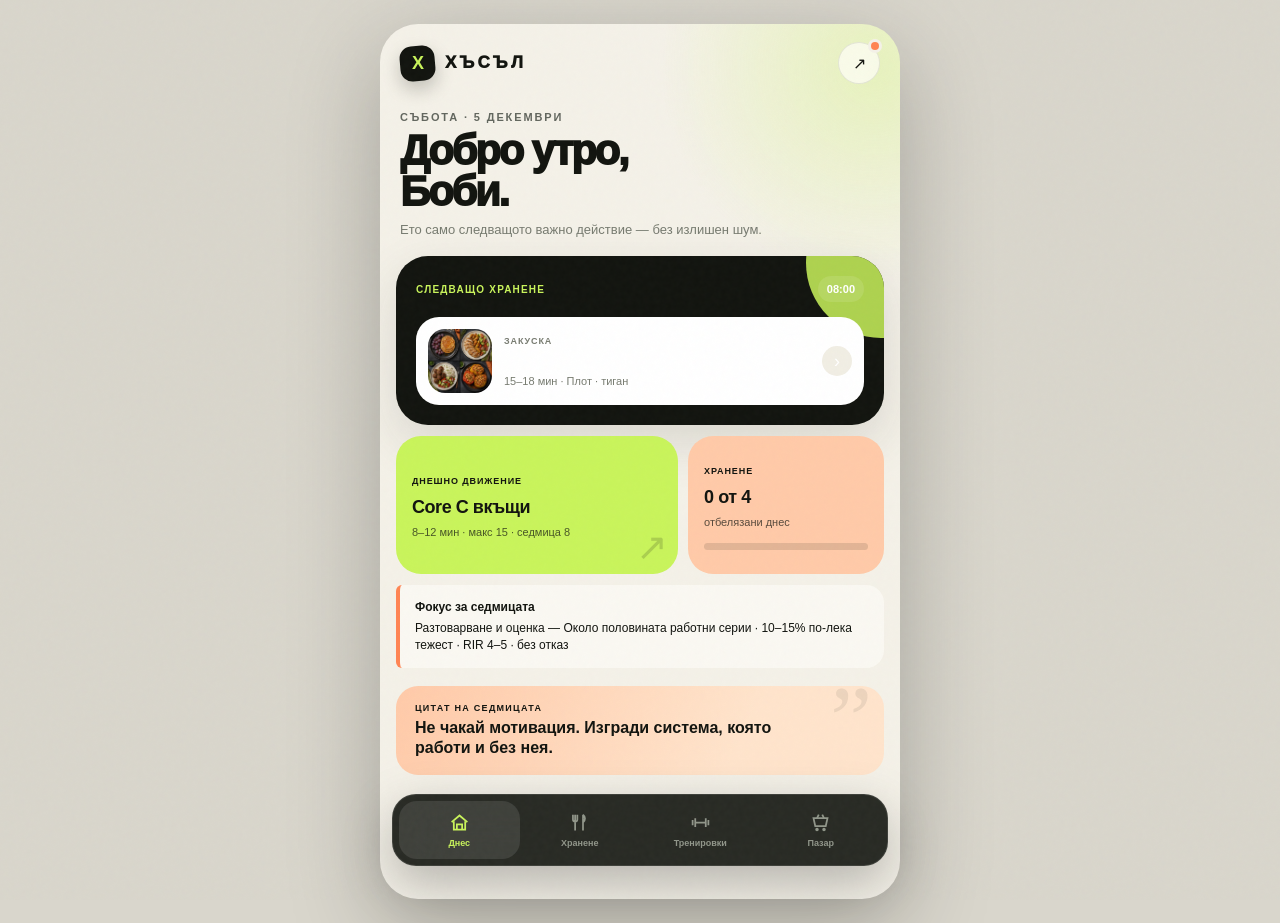
<file: index.html>
<!doctype html>
<html lang="bg">
<head>
  <meta charset="utf-8" />
  <meta name="viewport" content="width=device-width,initial-scale=1,viewport-fit=cover,user-scalable=no" />
  <meta name="theme-color" content="#10120f" />
  <meta name="apple-mobile-web-app-capable" content="yes" />
  <meta name="apple-mobile-web-app-status-bar-style" content="black-translucent" />
  <meta name="apple-mobile-web-app-title" content="ХЪСЪЛ" />
  <meta name="description" content="Личният хранителен и тренировъчен план на Боби." />
  <link rel="manifest" href="manifest.webmanifest" />
  <link rel="apple-touch-icon" href="assets/icon-192.png" />
  <title>ХЪСЪЛ</title>
  <style>
    :root{
      --ink:#12140f;--muted:#777b70;--paper:#f4f1e8;--card:#fffef9;
      --line:rgba(18,20,15,.09);--lime:#c9f45b;--lime-deep:#a8dc30;
      --orange:#ff8452;--peach:#ffcaa8;--gold:#ffc54d;--sky:#afdceb;
      --shadow:0 18px 50px rgba(35,36,29,.12);--radius:26px;
    }
    *{box-sizing:border-box;-webkit-tap-highlight-color:transparent}
    html{background:#11140f;overscroll-behavior:none}
    body{margin:0;color:var(--ink);background:var(--paper);font-family:-apple-system,BlinkMacSystemFont,"SF Pro Display","Segoe UI",sans-serif;min-height:100dvh;overflow-x:hidden}
    button,input{font:inherit}button{color:inherit}
    .noise{position:fixed;inset:0;pointer-events:none;opacity:.32;z-index:50;background-image:url("data:image/svg+xml,%3Csvg viewBox='0 0 180 180' xmlns='http://www.w3.org/2000/svg'%3E%3Cfilter id='n'%3E%3CfeTurbulence type='fractalNoise' baseFrequency='.9' numOctaves='3' stitchTiles='stitch'/%3E%3C/filter%3E%3Crect width='100%25' height='100%25' filter='url(%23n)' opacity='.08'/%3E%3C/svg%3E")}
    .app{width:min(100%,520px);margin:auto;min-height:100dvh;padding-bottom:104px;position:relative;background:radial-gradient(circle at 95% 5%,rgba(201,244,91,.3),transparent 22%),var(--paper)}
    .topbar{padding:max(18px,env(safe-area-inset-top)) 20px 12px;display:flex;align-items:center;justify-content:space-between;position:relative;z-index:2}
    .brand{display:flex;align-items:center;gap:10px}.mark{width:35px;height:35px;background:var(--ink);border-radius:12px;display:grid;place-items:center;transform:rotate(-5deg);box-shadow:0 8px 18px rgba(18,20,15,.22)}
    .mark b{color:var(--lime);font-size:18px;transform:rotate(5deg);letter-spacing:-2px}.wordmark{font-size:17px;font-weight:950;letter-spacing:.19em}
    .icon-btn{width:42px;height:42px;border:1px solid var(--line);background:rgba(255,254,249,.72);backdrop-filter:blur(18px);border-radius:50%;display:grid;place-items:center}
    .install-dot{width:8px;height:8px;background:var(--orange);border-radius:50%;position:absolute;right:21px;top:max(18px,env(safe-area-inset-top));box-shadow:0 0 0 3px var(--paper)}
    main{padding:0 16px}.view{display:none;animation:enter .35s cubic-bezier(.2,.7,.2,1)}.view.active{display:block}@keyframes enter{from{opacity:0;transform:translateY(8px)}to{opacity:1;transform:none}}
    .eyebrow{margin:7px 4px 7px;color:#62665e;font-size:11px;font-weight:850;letter-spacing:.17em;text-transform:uppercase}
    h1{font-size:38px;line-height:.98;letter-spacing:-.055em;margin:0;font-weight:950}h2{font-size:26px;line-height:1.05;letter-spacing:-.045em;margin:0;font-weight:900}h3{margin:0;font-size:17px;letter-spacing:-.025em}
    .hero{background:var(--ink);color:#fff;border-radius:32px;padding:22px;min-height:242px;overflow:hidden;position:relative;box-shadow:var(--shadow)}
    .hero:before{content:"";position:absolute;width:190px;height:190px;border-radius:50%;right:-85px;top:-78px;background:var(--lime);opacity:.78}
    .hero:after{content:"";position:absolute;width:140px;height:140px;border-radius:50%;right:30px;bottom:-100px;background:var(--orange);filter:blur(2px)}
    .hero-copy{position:relative;z-index:2;max-width:100%}.hero .eyebrow{color:var(--lime);margin-left:0}.hero h1{font-size:37px;max-width:72%}.hero p{color:#d7d9d1;font-size:13px;line-height:1.45;margin:11px 0 20px;max-width:58%}.hero-food{position:absolute;z-index:1;width:112px;height:112px;border-radius:28px;right:16px;top:72px;overflow:hidden;border:4px solid rgba(255,255,255,.13);box-shadow:0 18px 35px rgba(0,0,0,.35);transform:rotate(4deg)}.hero-food img{width:100%;height:100%;object-fit:cover}
    .hero-metrics{display:flex;gap:8px;position:absolute;left:20px;right:20px;bottom:18px;z-index:2}.metric{flex:1;padding:10px 11px;border-radius:16px;background:rgba(255,255,255,.09);border:1px solid rgba(255,255,255,.08);backdrop-filter:blur(10px)}.metric b{font-size:16px}.metric span{display:block;color:#aeb1a6;font-size:9px;font-weight:750;text-transform:uppercase;letter-spacing:.08em;margin-top:3px}
    .quote{margin:12px 0 20px;padding:17px 17px 17px 19px;border-radius:22px;background:linear-gradient(115deg,var(--peach),#ffe4cc 70%);position:relative;overflow:hidden}.quote:after{content:"\201D";position:absolute;right:12px;top:-22px;font-family:Georgia,serif;font-size:94px;color:rgba(18,20,15,.08)}.quote small{display:block;font-weight:850;font-size:9px;letter-spacing:.14em;text-transform:uppercase;margin-bottom:5px}.quote strong{display:block;font-size:16px;line-height:1.25;max-width:90%}
    .section-head{display:flex;align-items:end;justify-content:space-between;margin:24px 4px 12px}.section-head p{margin:4px 0 0;color:var(--muted);font-size:12px}.ghost{border:0;background:none;font-size:12px;font-weight:800;color:#666b60;padding:8px}
    .calendar-nav{display:grid;grid-template-columns:42px 1fr 42px;gap:8px;align-items:center;margin:0 0 10px}.cal-arrow,.cal-month{height:42px;border:1px solid var(--line);background:var(--card);border-radius:15px;font-weight:900}.cal-month{font-size:13px;position:relative}.date-picker{position:absolute;width:1px;height:1px;opacity:0;pointer-events:none}.date-strip{display:flex;gap:8px;overflow:auto;margin:5px -16px 18px;padding:0 16px;scrollbar-width:none}.date-strip::-webkit-scrollbar{display:none}.date-chip{border:0;min-width:58px;height:70px;border-radius:20px;background:rgba(255,254,249,.72);border:1px solid var(--line);display:flex;flex-direction:column;justify-content:center;align-items:center;gap:4px}.date-chip span{font-size:10px;color:var(--muted);font-weight:750}.date-chip b{font-size:17px}.date-chip.active{background:var(--ink);color:#fff;transform:translateY(-2px);box-shadow:0 10px 22px rgba(18,20,15,.2)}.date-chip.active span{color:var(--lime)}
    .meal-list{display:grid;gap:10px}.meal-card{position:relative;border:0;background:var(--card);border-radius:24px;padding:14px;display:grid;grid-template-columns:58px 1fr auto;align-items:center;text-align:left;gap:12px;box-shadow:0 7px 24px rgba(33,34,28,.055);border:1px solid rgba(18,20,15,.05);overflow:hidden}.meal-card:active{transform:scale(.985)}
    .meal-art{width:58px;height:58px;border-radius:18px;display:grid;place-items:center;font-size:29px;background:var(--meal,#eee)}.meal-type{font-size:9px;text-transform:uppercase;letter-spacing:.12em;font-weight:900;color:var(--muted);margin-bottom:4px}.meal-name{font-weight:850;font-size:15px;line-height:1.15}.meal-meta{margin-top:6px;font-size:11px;color:var(--muted);display:flex;gap:8px}.arrow{width:30px;height:30px;border-radius:50%;display:grid;place-items:center;background:#f1eee4;font-size:18px}.shared-pill{position:absolute;right:12px;top:9px;background:var(--lime);font-size:8px;font-weight:950;letter-spacing:.08em;border-radius:999px;padding:4px 7px}
    .week-card{border-radius:28px;background:linear-gradient(135deg,#d9f58d,var(--lime));padding:20px;position:relative;overflow:hidden}.week-card:after{content:"02";position:absolute;font-size:104px;font-weight:950;color:rgba(18,20,15,.075);right:-4px;bottom:-31px;letter-spacing:-.09em}.week-card p{font-size:13px;line-height:1.45;margin:8px 0 15px;max-width:75%}.week-badge{display:inline-flex;border-radius:999px;background:var(--ink);color:#fff;font-size:10px;font-weight:850;padding:7px 10px;letter-spacing:.05em}
    .quick-grid{display:grid;grid-template-columns:1fr 1fr;gap:10px;margin-top:10px}.quick{min-height:124px;border:0;border-radius:25px;padding:16px;text-align:left;position:relative;overflow:hidden}.quick b{display:block;font-size:17px;max-width:85%;line-height:1.1}.quick span{display:block;font-size:11px;margin-top:6px;opacity:.65}.quick .big-icon{position:absolute;right:9px;bottom:0;font-size:48px;transform:rotate(-8deg)}.quick.orange{background:var(--orange)}.quick.blue{background:var(--sky)}
    .tabbar{position:fixed;z-index:40;left:50%;bottom:max(10px,env(safe-area-inset-bottom));transform:translateX(-50%);width:min(calc(100% - 24px),496px);height:72px;background:rgba(20,22,17,.91);border:1px solid rgba(255,255,255,.1);backdrop-filter:blur(24px);border-radius:24px;display:grid;grid-template-columns:repeat(4,1fr);padding:6px;box-shadow:0 18px 50px rgba(0,0,0,.26)}
    .nav-btn{border:0;background:none;color:#91968a;border-radius:18px;font-size:9px;font-weight:750;display:flex;flex-direction:column;align-items:center;justify-content:center;gap:5px}.nav-btn svg{width:21px;height:21px;stroke-width:2}.nav-btn.active{background:rgba(255,255,255,.1);color:var(--lime)}
    .page-title{padding:8px 4px 15px}.page-title p{margin:7px 0 0;color:var(--muted);font-size:13px;line-height:1.45}.subtabs{display:flex;background:#e8e4d8;padding:4px;border-radius:18px;margin:0 0 15px}.subtab{flex:1;border:0;background:none;border-radius:14px;padding:10px 7px;font-size:11px;font-weight:850;color:var(--muted)}.subtab.active{background:var(--card);color:var(--ink);box-shadow:0 4px 10px rgba(18,20,15,.08)}
    .workout-hero{background:var(--ink);color:white;border-radius:30px;padding:20px;position:relative;overflow:hidden}.workout-hero .orb{position:absolute;width:150px;height:150px;border-radius:50%;right:-20px;top:-60px;background:var(--orange)}.workout-hero p{color:#b8bcb0;font-size:12px;line-height:1.45;max-width:70%}.workout-meta{display:flex;gap:7px}.workout-meta span{font-size:10px;font-weight:800;padding:7px 9px;background:rgba(255,255,255,.1);border-radius:999px}
    .exercise-list{display:grid;gap:10px}.exercise-card{border:0;width:100%;padding:10px;background:var(--card);border-radius:23px;display:grid;grid-template-columns:76px minmax(0,1fr) auto;align-items:center;gap:12px;text-align:left;border:1px solid var(--line)}.exercise-img{width:76px;aspect-ratio:1;height:auto;border-radius:17px;background-color:#252921;overflow:hidden;position:relative;background-size:200% 200%;background-repeat:no-repeat}.exercise-card small{color:var(--muted);font-size:10px;display:block;margin-top:5px}.exercise-card .sets{background:#eff1e8;border-radius:13px;padding:7px 8px;font-size:11px;font-weight:900}
    .warmup{margin:12px 0;background:#ffe0cb;border-radius:24px;padding:17px}.warmup ol{padding-left:20px;margin:10px 0 0}.warmup li{font-size:12px;line-height:1.55;margin:3px 0}
    .shop-progress{background:var(--ink);color:white;padding:18px;border-radius:26px;margin-bottom:13px}.shop-row{display:flex;align-items:center;justify-content:space-between}.shop-progress b{font-size:29px;letter-spacing:-.04em}.progress{height:7px;border-radius:20px;background:rgba(255,255,255,.12);overflow:hidden;margin-top:12px}.progress i{display:block;height:100%;width:0;background:var(--lime);border-radius:20px;transition:.3s}.shop-groups{display:grid;gap:12px}.shop-group{background:var(--card);border-radius:24px;padding:16px;border:1px solid var(--line)}.shop-group h3{display:flex;justify-content:space-between;align-items:center}.shop-group h3 span{font-size:11px;color:var(--muted);font-weight:700}.check-row{display:grid;grid-template-columns:28px 1fr auto;align-items:center;gap:9px;padding:11px 0;border-bottom:1px solid var(--line);font-size:13px}.check-row:last-child{border:0}.check-row input{appearance:none;width:23px;height:23px;border:1.5px solid #c9c9c0;border-radius:8px;margin:0;display:grid;place-items:center}.check-row input:checked{background:var(--lime);border-color:var(--lime-deep)}.check-row input:checked:after{content:"✓";font-size:14px;font-weight:950}.check-row:has(input:checked) .item-name{text-decoration:line-through;color:#a0a298}.qty{font-size:11px;font-weight:850;color:#64685f}
    .sheet-wrap{position:fixed;inset:0;z-index:70;display:none}.sheet-wrap.open{display:block}.backdrop{position:absolute;inset:0;background:rgba(9,10,8,.55);backdrop-filter:blur(5px);animation:fade .2s}.sheet{position:absolute;left:50%;bottom:0;transform:translateX(-50%);width:min(100%,520px);max-height:91dvh;background:var(--paper);border-radius:34px 34px 0 0;overflow:auto;padding:12px 17px calc(28px + env(safe-area-inset-bottom));animation:rise .35s cubic-bezier(.2,.8,.2,1)}@keyframes rise{from{transform:translate(-50%,100%)}to{transform:translate(-50%,0)}}@keyframes fade{from{opacity:0}}
    .handle{width:42px;height:5px;background:#d0cdc2;border-radius:10px;margin:2px auto 14px}.sheet-head{display:flex;justify-content:space-between;gap:15px}.sheet-head .close{flex:0 0 38px;height:38px;border:0;border-radius:50%;background:#e6e2d7;font-size:22px}.sheet .tag{display:inline-block;background:var(--lime);border-radius:999px;padding:6px 9px;font-size:9px;font-weight:900;letter-spacing:.09em;text-transform:uppercase;margin-bottom:9px}.sheet h2{font-size:29px}.sheet-sub{color:var(--muted);font-size:12px;margin:9px 0 14px}.info-row{display:grid;grid-template-columns:repeat(3,1fr);gap:7px;margin:14px 0}.info-box{background:var(--card);border-radius:17px;padding:10px;text-align:center;border:1px solid var(--line)}.info-box b{display:block;font-size:14px}.info-box small{font-size:9px;color:var(--muted)}
    .people-toggle{display:flex;align-items:center;justify-content:space-between;padding:14px;background:#dff2f4;border-radius:20px;margin:12px 0}.people-toggle b{font-size:13px}.people-toggle small{display:block;color:#68767a;font-size:10px;margin-top:3px}.switch{appearance:none;width:48px;height:29px;border-radius:30px;background:#bfc9c7;position:relative;transition:.2s}.switch:after{content:"";position:absolute;width:23px;height:23px;border-radius:50%;background:white;left:3px;top:3px;box-shadow:0 2px 5px rgba(0,0,0,.2);transition:.2s}.switch:checked{background:var(--ink)}.switch:checked:after{transform:translateX(19px);background:var(--lime)}
    .detail-block{background:var(--card);border-radius:24px;padding:17px;margin:10px 0;border:1px solid var(--line)}.detail-block h3{margin-bottom:10px}.ingredient-list{display:grid;gap:7px}.ingredient{display:flex;justify-content:space-between;gap:14px;font-size:12px;padding-bottom:7px;border-bottom:1px dashed #dfddd3}.ingredient:last-child{border:0;padding:0}.ingredient b{text-align:right}.steps{margin:0;padding-left:21px}.steps li{font-size:12px;line-height:1.55;margin:7px 0;padding-left:3px}.tip{background:var(--lime);border-radius:20px;padding:14px;font-size:12px;line-height:1.45;font-weight:700}.exercise-visual{width:100%;aspect-ratio:1;height:auto;border-radius:25px;margin:14px 0;background-size:200% 200%;background-repeat:no-repeat;background-color:#222;box-shadow:var(--shadow)}.form-list{display:grid;gap:9px}.form-tip{display:grid;grid-template-columns:25px 1fr;gap:8px;font-size:12px;line-height:1.45}.form-tip i{width:23px;height:23px;border-radius:50%;background:var(--lime);display:grid;place-items:center;font-style:normal;font-weight:950}.danger{background:#ffd7c7;border-radius:18px;padding:13px;font-size:12px;line-height:1.45}.set-checks{display:flex;gap:9px}.set-dot{appearance:none;width:46px;height:46px;border-radius:15px;border:1.5px solid #d6d3c8;background:#f0ede4}.set-dot:checked{background:var(--lime);border-color:var(--lime-deep)}.set-dot:checked:after{content:"✓";font-size:20px;font-weight:950}.timer-panel{display:flex;align-items:center;justify-content:space-between;background:var(--ink);color:white;border-radius:20px;padding:14px 15px;margin-top:12px}.timer-panel b{font-size:24px}.timer-btn{border:0;border-radius:14px;background:var(--lime);font-size:11px;font-weight:900;padding:11px 14px}.prep-card{background:#e3dacb;border-radius:23px;padding:16px;margin:14px 0}.prep-card small{font-weight:900;letter-spacing:.12em;font-size:9px}.prep-card p{margin:7px 0 0;font-size:12px;line-height:1.5}
    .empty{padding:30px 20px;text-align:center;color:var(--muted)}
    .home-intro{padding:8px 4px 16px}.home-intro .eyebrow{margin-left:0}.home-intro h1{font-size:42px}.home-intro p{margin:9px 0 0;color:var(--muted);font-size:13px;line-height:1.45}.today-focus{background:var(--ink);color:white;border-radius:32px;padding:20px;box-shadow:var(--shadow);position:relative;overflow:hidden}.today-focus:after{content:"";position:absolute;width:150px;height:150px;border-radius:50%;right:-72px;top:-68px;background:var(--lime);opacity:.85}.focus-top{display:flex;justify-content:space-between;align-items:center;position:relative;z-index:1}.focus-top span{font-size:10px;font-weight:900;letter-spacing:.12em;color:var(--lime)}.focus-top b{font-size:11px;background:rgba(255,255,255,.1);padding:7px 9px;border-radius:99px}.next-meal{width:100%;border:0;background:white;border-radius:23px;margin-top:15px;padding:12px;display:grid;grid-template-columns:64px 1fr 30px;gap:12px;text-align:left;align-items:center;position:relative;z-index:1}.next-meal img{width:64px;height:64px;object-fit:cover;border-radius:17px}.next-meal small{display:block;font-size:9px;font-weight:900;letter-spacing:.1em;color:var(--muted);margin-bottom:5px}.next-meal strong{display:block;font-size:16px;line-height:1.12}.next-meal span{display:block;font-size:11px;color:var(--muted);margin-top:6px}.day-grid{display:grid;grid-template-columns:1.18fr .82fr;gap:10px;margin:11px 0}.day-card{border:0;border-radius:25px;padding:16px;text-align:left;min-height:138px;position:relative;overflow:hidden}.day-card.training{background:var(--lime)}.day-card.progress-card{background:var(--peach)}.day-card small{font-size:9px;font-weight:900;letter-spacing:.1em}.day-card h3{font-size:18px;margin-top:9px;max-width:90%}.day-card p{font-size:11px;line-height:1.35;margin:7px 0 0;opacity:.7}.day-card .corner{position:absolute;right:10px;bottom:5px;font-size:38px;font-style:normal;opacity:.16}.mini-progress{height:7px;background:rgba(18,20,15,.12);border-radius:10px;margin-top:13px;overflow:hidden}.mini-progress i{display:block;height:100%;background:var(--ink);border-radius:10px}.system-note{margin:4px 0 18px;padding:14px 15px;border-left:4px solid var(--orange);background:rgba(255,254,249,.62);border-radius:6px 18px 18px 6px;font-size:12px;line-height:1.45}.system-note b{display:block;margin-bottom:3px}.detail-block h3{margin-bottom:4px}.block-sub{display:block;color:var(--muted);font-size:10px;line-height:1.4;margin-bottom:12px}.steps{list-style:none;margin:0;padding:0;display:grid;gap:11px;counter-reset:recipe}.steps li{counter-increment:recipe;display:grid;grid-template-columns:30px 1fr;gap:10px;font-size:12px;line-height:1.55;align-items:start}.steps li:before{content:counter(recipe);width:28px;height:28px;border-radius:10px;background:var(--ink);color:var(--lime);display:grid;place-items:center;font-weight:950}.portion-note{background:#e9f2d0;border-radius:18px;padding:13px;margin-top:10px;font-size:11px;line-height:1.45}
    .week-card[data-week]:after{content:attr(data-week)}
    .exercise-card .ex-group{display:block;margin:0 0 3px;font-size:9px;font-weight:900;letter-spacing:.1em;text-transform:uppercase;color:#8d9186}
    .exercise-card .sets{text-align:center;line-height:1.15}.exercise-card .sets i{display:block;font-style:normal;font-weight:800;font-size:9px;color:var(--muted);margin-top:4px;letter-spacing:.02em}
    .exercise-visual{aspect-ratio:3/2}
    .archive-note{margin:0 0 12px;padding:14px 15px;border-left:4px solid #8d9186;background:rgba(255,254,249,.7);border-radius:6px 18px 18px 6px;font-size:12px;line-height:1.45}.archive-note b{display:block;margin-bottom:3px}
    .log-grid{display:grid;grid-template-columns:1fr 1fr;gap:9px;margin-top:4px}.log-grid label{display:block}.log-grid span{display:block;font-size:9px;font-weight:900;letter-spacing:.1em;text-transform:uppercase;color:var(--muted);margin-bottom:5px}.log-grid input{width:100%;border:1px solid var(--line);background:#f6f4ec;border-radius:14px;padding:11px 12px;font-size:13px;font-weight:800}
    .log-last{margin-top:10px;font-size:11px;line-height:1.45;color:var(--muted)}
    @media(min-width:521px){body{padding:24px 0;background:#d9d6cc}.app{border-radius:38px;overflow:hidden;min-height:calc(100dvh - 48px);box-shadow:0 30px 90px rgba(15,16,13,.25)}.tabbar{bottom:34px}.sheet{bottom:24px;border-radius:34px;max-height:86dvh}}
  </style>
</head>
<body>
<div class="noise"></div>
<div class="app">
  <header class="topbar">
    <div class="brand"><div class="mark"><b>Х</b></div><div class="wordmark">ХЪСЪЛ</div></div>
    <button class="icon-btn" id="installBtn" aria-label="Инсталиране">↗</button><i class="install-dot"></i>
  </header>
  <main>
    <section class="view active" id="todayView">
      <div class="home-intro"><div class="eyebrow" id="todayLabel">ТВОЯТ ДЕН</div><h1 id="todayGreeting">Добър вечер,<br>Боби.</h1><p id="todaySub">Ето само следващото важно действие — без излишен шум.</p></div>
      <div class="today-focus"><div class="focus-top"><span>СЛЕДВАЩО ХРАНЕНЕ</span><b id="nextMealTime">20:00</b></div><div id="nextMealSlot"></div></div>
      <div class="day-grid"><button class="day-card training" data-go="workout"><small>ДНЕШНО ДВИЖЕНИЕ</small><h3 id="homeWorkoutTitle">Крака + Core</h3><p id="homeWorkoutMeta">45 мин · седмица 2</p><i class="corner">↗</i></button><button class="day-card progress-card" data-go="food"><small>ХРАНЕНЕ</small><h3 id="homeMealProgress">0 от 4</h3><p>отбелязани днес</p><div class="mini-progress"><i id="homeProgressBar"></i></div></button></div>
      <div class="system-note"><b>Фокус за седмицата</b><span id="weekFocus">Повече обем — +1 серия на първите две упражнения.</span></div>
      <div class="quote"><small>Цитат на седмицата</small><strong>Не чакай мотивация. Изгради система, която работи и без нея.</strong></div>
    </section>

    <section class="view" id="foodView">
      <div class="page-title"><div class="eyebrow">ХРАНИТЕЛЕН ПЛАН</div><h1>Яж по план.<br>Живей свободно.</h1><p>Грамажите са сурови/сухи, освен ако пише „сварено“, „изпечено“ или „отцедено“. Натисни хранене за точна рецепта и общата семейна доза.</p></div>
      <div class="calendar-nav"><button class="cal-arrow" data-week="-1" aria-label="Предишна седмица">‹</button><button class="cal-month" data-calendar>АВГУСТ 2026</button><button class="cal-arrow" data-week="1" aria-label="Следваща седмица">›</button><input class="date-picker" id="datePicker" type="date"></div><div class="date-strip" id="foodDays"></div><div class="prep-card" id="prepCard"></div><div class="meal-list" id="foodMeals"></div>
    </section>

    <section class="view" id="workoutView">
      <div class="page-title"><div class="eyebrow">8 СЕДМИЦИ · RECOMPOSITION</div><h1>Силен ум.<br>Силно тяло.</h1><p>4 тренировки в залата + 3 кратки Core сесии вкъщи · двойна прогресия · техника преди тежест.</p></div>
      <div class="calendar-nav"><button class="cal-arrow" data-week="-1" aria-label="Предишна седмица">‹</button><button class="cal-month" data-calendar>АВГУСТ 2026</button><button class="cal-arrow" data-week="1" aria-label="Следваща седмица">›</button></div><div class="date-strip" id="workoutDays"></div><div id="workoutContent"></div>
    </section>

    <section class="view" id="shopView">
      <div class="page-title"><div class="eyebrow">ЗА ДВАМАТА</div><h1>Купи точно.<br>Не разхищавай.</h1><p>Количествата са общи за Боби и съпругата му.</p></div>
      <div class="subtabs" id="shopTabs"><button class="subtab active" data-shop="market1">Пазар 1</button><button class="subtab" data-shop="market2">Пазар 2</button><button class="subtab" data-shop="monthly">Месечен</button></div>
      <div class="shop-progress"><div class="shop-row"><div><small style="color:#aeb2a6">ГОТОВО</small><br><b id="shopCount">0 / 0</b></div><button class="ghost" id="resetShop" style="color:white">Нулирай</button></div><div class="progress"><i id="shopProgressBar"></i></div></div>
      <div class="shop-groups" id="shopGroups"></div>
    </section>
  </main>
</div>

<nav class="tabbar" aria-label="Основна навигация">
  <button class="nav-btn active" data-view="today"><svg viewBox="0 0 24 24" fill="none" stroke="currentColor"><path d="M3 11.5 12 4l9 7.5"/><path d="M5.5 10.5V20h13v-9.5M9 20v-6h6v6"/></svg><span>Днес</span></button>
  <button class="nav-btn" data-view="food"><svg viewBox="0 0 24 24" fill="none" stroke="currentColor"><path d="M7 3v8M4.5 3v5.5A2.5 2.5 0 0 0 7 11v10M9.5 3v5.5A2.5 2.5 0 0 1 7 11M16 3c3 2 3 7 0 9v9M16 3v9"/></svg><span>Хранене</span></button>
  <button class="nav-btn" data-view="workout"><svg viewBox="0 0 24 24" fill="none" stroke="currentColor"><path d="M3 9v6M6 7v10M18 7v10M21 9v6M6 12h12"/></svg><span>Тренировки</span></button>
  <button class="nav-btn" data-view="shop"><svg viewBox="0 0 24 24" fill="none" stroke="currentColor"><path d="M4 7h16l-2 9H6L4 7Z"/><path d="m8 7 2-4M16 7l-2-4"/><circle cx="8" cy="20" r="1"/><circle cx="16" cy="20" r="1"/></svg><span>Пазар</span></button>
</nav>

<div class="sheet-wrap" id="detailSheet"><div class="backdrop" data-close></div><div class="sheet"><div class="handle"></div><div id="sheetBody"></div></div></div>

<script>
const dayKeys=['sun','mon','tue','wed','thu','fri','sat'];
const dayNames={sun:'Неделя',mon:'Понеделник',tue:'Вторник',wed:'Сряда',thu:'Четвъртък',fri:'Петък',sat:'Събота'};
const shortDays={sun:'Нд',mon:'Пн',tue:'Вт',wed:'Ср',thu:'Чт',fri:'Пт',sat:'Сб'};
const browserDay=['sun','mon','tue','wed','thu','fri','sat'][new Date().getDay()];
let selectedDate=new Date();selectedDate.setHours(12,0,0,0);let weekSunday=new Date(selectedDate);weekSunday.setDate(weekSunday.getDate()-weekSunday.getDay());
const state={day:browserDay,workoutDay:browserDay,shop:'market1',partner:true};
const legacyMeals={
  sun:{kcal:2730,protein:179,workout:'Крака + Core',items:[
    {type:'Закуска',icon:'🥞',color:'#ffcaa8',name:'Овесени палачинки',kcal:836,time:'08:30',macros:'П 49 · В 100 · М 27',device:'Блендер + тиган',cook:'18 мин',ingredients:[['Овесени ядки','80 г'],['Яйца','3 бр.'],['Извара 0–2%','100 г'],['Прясно мляко','100 мл'],['Мед','20 г'],['Грозде','150 г']],steps:['Смели овеса 40 сек до брашно.','Добави яйцата, изварата, млякото, бакпулвера, канелата и солта. Блендирай 30 сек.','Остави тестото 10 мин.','Печи без мазнина: 2 мин от първата и 1.5 мин от втората страна.'],tip:'Направи тестото вечерта — сутрин храненето е готово за 8 мин.'},
    {type:'Обяд',icon:'🍗',color:'#c9f45b',name:'Пилешко с лимон и картофки',kcal:694,time:'13:00',macros:'П 52 · В 81 · М 18',shared:true,device:'Еър фрайър',cook:'24 мин',ingredients:[['Пилешко филе','200 г'],['Картофи','250 г'],['Зехтин','13 г'],['Лимонов сок','15 мл'],['Домати','150 г'],['Краставица','100 г']],partnerIngredients:[['Пиле','110 г'],['Картофи','180 г'],['Зехтин','8 г'],['Домати','150 г'],['Краставица','100 г']],steps:['Мариновай пилето с лимон, чесън, мащерка, червен пипер и 1 г сол поне 30 мин.','Загрей 3 мин на 190°C. Печи само картофите 10 мин.','Разклати и добави пилето. Печи още 14 мин; обърни пилето на 17-тата минута.'],tip:'Печи двойна порция пиле — втората е за четвъртък вечер.'},
    {type:'Следобедна',icon:'🥙',color:'#afdceb',name:'Питка с тон и домат',kcal:437,time:'16:30',macros:'П 34 · В 60 · М 8',device:'Без готвене',cook:'5 мин',ingredients:[['Пълнозърнеста питка','80 г'],['Риба тон','80 г отцедена'],['Домат','80 г'],['Червен лук','20 г'],['Зехтин','5 г'],['Грозде','150 г']],steps:['Разчупи тона с вилица.','Смеси с лука, зехтина и черния пипер.','Добави домата на кръгчета в питката.'],tip:'Отцеди тона добре, за да не се размекне питката.'},
    {type:'Вечеря',icon:'🍖',color:'#ffc54d',name:'Телешки кюфтета с ориз',kcal:763,time:'20:00',macros:'П 44 · В 88 · М 26',shared:true,device:'Мултикукър + еър фрайър',cook:'22 мин',ingredients:[['Телешки кюфтета','180 г'],['Ориз, сух','80 г'],['Грах','30 г'],['Морков','30 г'],['Домати','150 г'],['Краставица','100 г']],partnerIngredients:[['Телешки кюфтета','130 г'],['Ориз, сух','45 г'],['Домати','150 г'],['Краставица','100 г'],['Сирене','30 г'],['Зехтин','4 г']],steps:['Оризът, водата, грахът, морковът и 0.5 г сол: 6 мин под налягане + 10 мин естествено изпускане.','Загрей еър фрайъра 3 мин. Кюфтетата: 200°C за 12 мин, обръщане на 7-мата.','Направи свежа салата и разпредели двете различни порции.'],tip:'Не изпускай парата на ориза ръчно — ще се разкашка.'}
  ]}
};
legacyMeals.mon={kcal:2716,protein:170,workout:'Бутане · гърди, рамене, трицепс',items:[
  {type:'Закуска',icon:'🍳',color:'#ffc54d',name:'Шакшука с хляб',kcal:810,time:'08:30',macros:'П 48 · В 90 · М 26',device:'Тиган с похлупак',cook:'20 мин',ingredients:[['Яйца','3 бр. + 3 белтъка'],['Домати','200 г'],['Червена чушка','100 г'],['Лук','50 г'],['Чесън','5 г'],['Зехтин','5 г'],['Пълнозърнест хляб','150 г'],['Подправки','червен пипер 2 г · кимион 1 г · сол 2 г · черен пипер 0.5 г']],steps:['Задуши лука и чушката 5 мин.','Добави чесъна за 30 сек. Сложи червения пипер и кимиона в мазнината за 20 сек.','Добави доматите и солта. Готви 8–10 мин до гъст сос.','Направи 3 вдлъбнатини, добави яйцата и белтъците. Похлупак, слаб огън, 5–6 мин.'],tip:'Подправките първо в мазнината — така ароматът им се отключва.'},
  {type:'Обяд',icon:'🍲',color:'#ffb58e',name:'Пиле с домати, чушки и ориз',kcal:798,time:'13:00',macros:'П 59 · В 100 · М 17',shared:true,device:'Мултикукър + тиган',cook:'24 мин',ingredients:[['Пилешко филе','220 г'],['Домати','150 г'],['Червена чушка','100 г'],['Лук','40 г'],['Чесън','5 г'],['Зехтин','10 г'],['Ориз, сух','90 г'],['Вода','125 мл'],['Диня','200 г'],['Подправки','червен пипер 2 г · босилек 1 г · сол 2 г · черен пипер 0.5 г']],partnerIngredients:[['Пиле','140 г'],['Домати','150 г'],['Чушка','100 г'],['Лук','40 г'],['Зехтин','5 г'],['Ориз, сух','40 г'],['Диня','150 г']],steps:['Оризът: 6 мин под налягане + 10 мин естествено изпускане.','Пилето на ленти в 5 г зехтин и силен огън — 4 мин; извади го.','Останалият зехтин, лук и чушка — 4 мин; чесън 30 сек; червен пипер 20 сек.','Домати, сол и босилек — 6–8 мин. Върни пилето за още 2 мин.'],tip:'Разпредели ориза отделно за двете чинии преди сервиране.'},
  {type:'Следобедна',icon:'🥜',color:'#d7e999',name:'Филия с фъстъчено масло и банан',kcal:372,time:'16:30',macros:'П 24 · В 45 · М 12',device:'Тенджера + тостер',cook:'8 мин',ingredients:[['Пълнозърнест хляб','50 г'],['Фъстъчено масло','18 г'],['Банан','1 бр.'],['Яйца','2 бр.'],['Канела','1 г']],steps:['Свари яйцата 8 мин и ги обели.','Намажи филията с фъстъчено масло.','Нарежи банана отгоре и поръси с канела.'],tip:'Сложи яйцата в отделна кутийка — така филията остава свежа.'},
  {type:'Вечеря',icon:'🫑',color:'#c9f45b',name:'Пълнени чушки',kcal:736,time:'20:00',macros:'П 39 · В 67 · М 29',shared:true,specialSplit:true,device:'Мултикукър',cook:'34 мин',ingredients:[['Чушки за пълнене','4 бр. / 250 г'],['Телешка кайма','180 г'],['Ориз, сух','60 г'],['Лук','50 г'],['Морков','30 г'],['Домати','100 г'],['Зехтин','10 г'],['Вода','200 мл'],['Подправки','червен пипер 2 г · чубрица 1 г · черен пипер 0.5 г · сол 2 г · магданоз 5 г']],partnerIngredients:[['Чушки','2 бр. / 125 г'],['Леща, суха','50 г'],['Лук','40 г'],['Морков','30 г'],['Домати','60 г'],['Сирене','40 г'],['Зехтин','6 г'],['Чубрица','1 г'],['Магданоз','3 г']],steps:['Измий чушките, отрежи капачетата и махни семките. Нарежи лука и моркова много ситно, а доматите настържи или нарежи на дребно.','Пусни „Запържване“. Сложи зехтина, целия лук и морков и разбърквай 4 минути. Прехвърли приблизително половината зеленчуци в отделна купа — това е основата за нейната плънка.','Към останалото в мултикукъра добави каймата. Раздробявай я 5 минути, докато вече не е розова. Изключи „Запържване“, добави суровия ориз, червения пипер, чубрицата, черния пипер, солта и половината магданоз. Разбъркай — това е твоята плънка.','В отделената купа сложи измитата сурова леща, натрошеното сирене, чубрицата и останалия магданоз. Не слагай кайма и ориз — това е нейната различна плънка.','Напълни твоите 4 чушки с каймената плънка до ¾. Ако отметката за нея е включена, напълни още 2 чушки с плънката от леща и сирене. Дръж нейните от едната страна на съда.','Подреди чушките изправени. Разпредели доматите върху отворите, а водата сипи отстрани на дъното — не вътре в чушките.','Затвори и готви 15 минути под налягане. След сигнала не пипай клапана 10 минути. После освободи останалата пара и отвори.'],tip:'Не препълвай чушките — оризът и лещата набъбват. Нейните две стоят от едната страна, за да не ги объркаш.'}
]};
legacyMeals.tue={kcal:2783,protein:172,workout:'Почивка',items:[
  {type:'Закуска',icon:'🥔',color:'#ffc54d',name:'Испанска тортиля със сливи',kcal:830,time:'08:30',macros:'П 41 · В 103 · М 26',device:'Тиган с похлупак',cook:'24 мин',ingredients:[['Картофи','300 г'],['Лук','100 г'],['Зехтин','8 г'],['Яйца','3 бр. + 3 белтъка'],['Пълнозърнест хляб','40 г'],['Сливи','150 г'],['Подправки','сол 2 г · черен пипер 0.5 г']],steps:['Картофите на кръгчета 3–4 мм и лукът: похлупак, слаб огън, 15 мин.','Разбий яйцата и белтъците с подправките. Смеси и остави 3 мин.','Готви 5 мин под похлупак на слаб огън.','Обърни с чиния и готви още 4 мин.'],tip:'Свари картофите от предната вечер, за да спестиш време сутрин.'},
  {type:'Обяд',icon:'🥩',color:'#ff9d70',name:'Свинско бон филе с булгур',kcal:865,time:'13:00',macros:'П 57 · В 110 · М 25',device:'Мултикукър + еър фрайър',cook:'25 мин',ingredients:[['Свинско бон филе','200 г'],['Булгур, сух','90 г'],['Вода','180 мл'],['Патладжан','100 г'],['Червена чушка','100 г'],['Тиквички','100 г'],['Зехтин','10 г'],['Грозде','150 г'],['Подправки','червен пипер 2 г · кимион 1 г · мащерка 1 г · сол 2 г · черен пипер 0.5 г']],steps:['Булгурът: 4 мин под налягане + 8 мин естествено изпускане.','Загрей еър фрайъра 3 мин на 200°C. Зеленчуците влизат първи за 8 мин.','Разклати и добави месото. Печи заедно до 22-рата минута; обърни месото на 15-тата.'],tip:'Приготви двойна порция — втората е за петък обяд. Не препичай бон филето.'},
  {type:'Следобедна',icon:'🥪',color:'#afdceb',name:'Сандвич с пуешко и грозде',kcal:421,time:'16:30',macros:'П 24 · В 57 · М 9',device:'Без готвене',cook:'5 мин',ingredients:[['Пълнозърнест хляб','60 г'],['Пуешко филе','80 г'],['Крема сирене','20 г'],['Домат','50 г'],['Горчица','5 г'],['Грозде','150 г'],['Черен пипер','0.3 г']],steps:['Намажи хляба с крема сиренето и горчицата.','Добави пуешкото, домата и черния пипер.','Затвори плътно и сложи гроздето отделно.'],tip:'Подсуши домата с хартия, за да не намокри хляба.'},
  {type:'Вечеря',icon:'🍆',color:'#d8c9f2',name:'Мусака с кайма и тиквички',kcal:667,time:'20:00',macros:'П 50 · В 52 · М 30',shared:true,device:'Тиган + еър фрайър',cook:'37 мин',ingredients:[['Телешка кайма','180 г'],['Тиквички','250 г'],['Картофи','150 г'],['Лук','50 г'],['Зехтин','5 г'],['Яйце + мляко','1 бр. + 100 мл'],['Вода','80 мл'],['Подправки','червен пипер 2 г · чубрица 1 г · черен пипер 0.5 г · сол 2 г']],partnerIngredients:[['Телешка кайма','80 г'],['Тиквички','200 г'],['Картофи','120 г'],['Лук','40 г'],['Зехтин','4 г'],['Яйце + мляко','1 бр. + 60 мл'],['Кисело мляко','100 г отстрани']],steps:['Задуши лука 3 мин, добави каймата за 6 мин и сложи подправките.','Нарежи картофите и тиквичките на 5 мм. Подреди картофи → кайма → тиквички.','Добави водата отстрани. Печи 180°C за 20 мин, с фолио първите 12.','Залей с яйцето и млякото. Печи 190°C още 8 мин.'],tip:'Направи двете порции в отделни малки съдове — същата температура и време.'}
]};
legacyMeals.wed={kcal:2681,protein:187,workout:'Дърпане · гръб, бицепс + Core',items:[
  {...legacyMeals.sun.items[0],name:'Овесени палачинки',tip:'Тестото е от вторник вечер — сутрин са готови за 8 мин.'},
  {type:'Обяд',icon:'🌯',color:'#c9f45b',name:'Пилешки гирос в питка',kcal:772,time:'13:00',macros:'П 65 · В 99 · М 13',device:'Еър фрайър',cook:'14 мин',ingredients:[['Пилешко филе','200 г'],['Пълнозърнести питки','2 бр. / 120 г'],['Домати','80 г'],['Краставица','60 г'],['Маруля','40 г'],['Лук','20 г'],['Извара за сос','50 г'],['Зехтин','3 г'],['Чесън','3 г'],['Копър','3 г'],['Лимон','10 мл'],['Подправки','червен пипер 2 г · кимион 1 г · сол 2 г']],steps:['Мариновай пилето поне 20 мин.','Печи 200°C за 10 мин; разбъркай на 5-тата.','Смеси изварата, чесъна, копъра, зехтина и лимона за сос.','Затопли питките 90 сек на 160°C и сглоби.'],tip:'Увий във фолио — ще остане топло и стегнато до обяд.'},
  {type:'Следобедна',icon:'🥪',color:'#afdceb',name:'Сандвич с пуешка шунка',kcal:370,time:'16:30',macros:'П 27 · В 41 · М 11',device:'Без готвене',cook:'5 мин',ingredients:[['Пълнозърнест хляб','70 г'],['Пуешка шунка','60 г'],['Кашкавал','25 г'],['Домат','60 г'],['Горчица','5 г'],['Грозде','100 г']],steps:['Намажи хляба с горчица.','Подреди шунката, кашкавала и домата.','Опаковай плътно; гроздето е отделно.'],tip:'Може да го запечеш за 2 мин сутринта, ако го ядеш до 2–3 часа.'},
  {type:'Вечеря',icon:'🍢',color:'#ff9d70',name:'Кюфтета с печени зеленчуци',kcal:703,time:'20:00',macros:'П 46 · В 58 · М 31',shared:true,device:'Еър фрайър',cook:'21 мин',ingredients:[['Телешки кюфтета','180 г'],['Тиквички','150 г'],['Патладжан','100 г'],['Червена чушка','100 г'],['Зехтин','8 г'],['Пълнозърнест хляб','80 г'],['Подправки','сол 2 г · червен пипер 2 г · риган 1 г']],partnerIngredients:[['Телешки кюфтета','120 г'],['Тиквички','120 г'],['Патладжан','80 г'],['Чушка','100 г'],['Зехтин','6 г'],['Пълнозърнест хляб','40 г']],steps:['Загрей еър фрайъра 3 мин на 200°C.','Печи зеленчуците 6 мин. Разклати и добави кюфтетата.','Печи заедно до 18-тата минута; обърни кюфтетата на 12-тата.'],tip:'Режи зеленчуците на еднакви 2–3 см парчета, за да се изпекат равномерно.'}
]};
legacyMeals.thu={kcal:2740,protein:187,workout:'Почивка',items:[
  {...legacyMeals.mon.items[0]},
  {type:'Обяд',icon:'🐟',color:'#afdceb',name:'Тон салата с боб и питка',kcal:795,time:'13:00',macros:'П 59 · В 100 · М 18',device:'Мултикукър',cook:'15 мин + накисване',ingredients:[['Риба тон','2 консерви / 150 г'],['Боб, сух','60 г'],['Домати','200 г'],['Краставица','100 г'],['Червен лук','40 г'],['Зехтин','12 г'],['Пълнозърнеста питка','90 г'],['Магданоз','5 г'],['Лимонов сок','10 мл'],['Подправки','червен пипер 1 г · сол 1.5 г · черен пипер 0.5 г']],steps:['Накисни боба 6–8 часа. Готви 12 мин под налягане + естествено изпускане.','Охлади боба и смеси с отцедения тон и нарязаните зеленчуци.','Добави зехтина, лимона и подправките. Магданозът е последен.'],tip:'След 30 мин в хладилник бобът поема дресинга и става по-вкусен.'},
  {type:'Следобедна',icon:'🥛',color:'#d8c9f2',name:'Млечно смути с малини',kcal:441,time:'16:30',macros:'П 28 · В 63 · М 7',device:'Блендер',cook:'1 мин',ingredients:[['Прясно мляко 1.5%','250 мл'],['Банан','1 бр.'],['Извара','100 г'],['Овесени ядки','15 г'],['Мед','10 г'],['Малини','100 г']],steps:['Сложи всички продукти в блендера.','Блендирай 45 сек до гладка смес.','Прехвърли в плътно затваряща се бутилка.'],tip:'Направи го сутринта и дръж студено до следобед.'},
  {...legacyMeals.sun.items[1],type:'Вечеря',time:'20:00',tip:'Пилето е приготвено предварително. Претопли 4 мин на 160°C; салатата е прясна.'}
]};
legacyMeals.fri={kcal:2783,protein:180,workout:'Цяло тяло + кардио',items:[
  {...legacyMeals.sun.items[0],name:'Овесени палачинки',tip:'Тестото е от четвъртък вечер.'},
  {...legacyMeals.tue.items[1],tip:'Това е втората порция от вторник. Претопли внимателно, за да не изсъхне месото.'},
  {type:'Следобедна',icon:'🍯',color:'#ffc54d',name:'Извара с мед, банан и орехи',kcal:368,time:'16:30',macros:'П 30 · В 50 · М 7',device:'Без готвене',cook:'3 мин',ingredients:[['Извара 0–2%','200 г'],['Мед','15 г'],['Банан','1 бр.'],['Орехи','8 г'],['Канела','1 г']],steps:['Разбий изварата с вилица 30 сек.','Намачкай банана вътре.','Добави меда, орехите и канелата отгоре.'],tip:'Орехите остават отделно до храненето, за да са хрупкави.'},
  {type:'Вечеря',icon:'🥔',color:'#ffb58e',name:'Кюфтета с картофено пюре',kcal:714,time:'20:00',macros:'П 44 · В 77 · М 25',shared:true,device:'Мултикукър + еър фрайър',cook:'18 мин',ingredients:[['Телешки кюфтета','170 г'],['Картофи','300 г'],['Прясно мляко','100 мл'],['Домати','150 г'],['Краставица','100 г'],['Зехтин','5 г'],['Подправки','сол 2 г · черен пипер 0.5 г']],partnerIngredients:[['Телешки кюфтета','90 г'],['Картофи','200 г'],['Прясно мляко','60 мл'],['Домати','150 г'],['Краставица','100 г'],['Зехтин','5 г'],['Пълнозърнест хляб','30 г']],steps:['Картофите с 150 мл вода и 0.5 г сол: 6 мин под налягане, после бързо изпускане.','Изцеди и намачкай с топлото мляко.','Кюфтетата: загряване 3 мин, после 200°C за 12 мин; обърни на 7-мата.','Направи салатата и разпредели двете порции.'],tip:'Млякото трябва да е топло — студеното прави пюрето лепкаво.'}
]};
legacyMeals.sat={kcal:2791,protein:187,workout:'Почивка',items:[
  {...legacyMeals.tue.items[0],tip:'Картофите са сварени петък вечер.'},
  {...legacyMeals.mon.items[1],shared:false,partnerIngredients:null,tip:'Готви се петък вечер. Динята се носи в отделна кутия.'},
  {...legacyMeals.tue.items[2]},
  {type:'Вечеря',icon:'🍲',color:'#c9f45b',name:'Пилешки гювеч със зелен фасул',kcal:742,time:'20:00',macros:'П 63 · В 84 · М 17',shared:true,device:'Мултикукър',cook:'22 мин',ingredients:[['Пилешко филе','200 г'],['Зелен фасул','300 г'],['Картофи','250 г'],['Домати','100 г'],['Лук','50 г'],['Зехтин','10 г'],['Вода','150 мл'],['Подправки','чубрица 2 г · червен пипер 2 г · дафинов лист 1 бр. · сол 2 г · черен пипер 0.5 г · магданоз 5 г']],partnerIngredients:[['Пиле','110 г'],['Зелен фасул','250 г'],['Картофи','180 г'],['Домати','60 г'],['Лук','30 г'],['Зехтин','6 г'],['Чубрица','1 г']],steps:['На „запържване“: пилето на едри парчета в зехтина — 4 мин.','Добави лука за 3 мин и червения пипер за 20 сек.','Добави доматите, водата, дафиновия лист, чубрицата и солта. Картофите отгоре.','6 мин под налягане + бързо изпускане. Добави фасула.','Още 4 мин под налягане и изпусни парата веднага. Магданозът е последен.'],tip:'Фасулът е само 4 мин и парата се пуска веднага — иначе става кафяв и кашав.'}
]};

// Одобреният 7-дневен семеен режим. Вечерите съдържат две порции за Боби
// (вечеря + служебен обяд) и отделна порция за съпругата.
const breakfasts={
 b1:{type:'Закуска',icon:'🍳',color:'#ffc54d',name:'Яйца, хляб, сирене и сезонни зеленчуци',kcal:740,time:'08:00',macros:'П 38 · балансирана закуска',device:'Плот · тенджера',cook:'12 мин',ingredients:[['Яйца','2 бр.'],['Пълнозърнест хляб','100 г'],['Сирене','40 г'],['Домати / краставици / чушки','250 г'],['Праскова или нектарина','1 бр. / около 180 г'],['Прясно мляко','250 мл'],['Подправки','риган · черен пипер · щипка йодирана сол']],steps:['Сложи яйцата в малка тенджера и ги покрий със студена вода с 2 см отгоре. Пусни котлона на висока степен.','Когато водата заври, намали на средна степен и засечи 8–9 минути. После излей горещата вода, залей със студена за 2 минути и обели.','Докато яйцата се варят, измий и нарежи 250 г зеленчуци. Поръси ги с риган, черен пипер и съвсем малка щипка йодирана сол. Не добавяй олио.','Поднеси яйцата с хляба и 40 г сирене. Плодът и млякото са след основната част.'],tip:'Можеш да свариш яйцата вечерта. Дръж ги необелени в хладилник.'},
 b2:{type:'Закуска',icon:'🥞',color:'#ffcaa8',name:'Овесени палачинки с банан',kcal:880,time:'08:00',macros:'П 40 · след тренировка',device:'Плот · тиган',cook:'15–18 мин',ingredients:[['Овесени ядки','100 г'],['Яйца','2 бр.'],['Прясно мляко','250 мл'],['Банан','1 бр. / около 120 г'],['Фъстъчено масло','20 г'],['Подправки','1/2 ч.л. канела']],steps:['Смели овеса за 20–30 секунди или го остави цял. Намачкай банана с вилица.','В купа разбий яйцата и млякото. Добави овеса, банана и 1/2 ч.л. канела. Разбъркай и остави сместа 5 минути да се сгъсти.','Загрей сух незалепващ тиган 2 минути на средна степен. За всяка палачинка сипвай по малък черпак.','Печи 2–3 минути, докато краищата стегнат и се появят мехурчета. Обърни и печи още 1–2 минути. Направи 3–4 малки палачинки.','Свали от котлона и намажи готовите палачинки с общо 20 г фъстъчено масло.'],tip:'Не печи на силен котлон — бананът прегаря бързо.'},
 b3:{type:'Закуска',icon:'🌯',color:'#d7e999',name:'Тортила с яйца и сирене',kcal:730,time:'08:00',macros:'П 37 · бърза закуска',device:'Плот · тиган',cook:'10 мин',ingredients:[['Пълнозърнеста тортила','1 голяма / около 80 г'],['Яйца','2 бр.'],['Сирене','40 г'],['Домати / краставици / чушки','250 г'],['Сезонен плод','около 150 г'],['Прясно мляко','250 мл'],['Подправки','риган · черен пипер · лимон']],steps:['Разбий яйцата с черен пипер. Загрей сух тиган 1 минута на средна степен.','Изсипи яйцата и разбърквай с шпатула 2–3 минути, докато стегнат, но останат сочни. Свали от котлона и тогава добави натрошеното сирене.','Сложи яйцата в тортилата и добави част от нарязаните зеленчуци. Сгъни краищата навътре и навий.','Върни тортилата в сухия тиган за по 1 минута от всяка страна. Останалите зеленчуци овкуси с лимон и риган. Плодът и млякото са отделно.'],tip:'Сиренето е солено, затова не добавяй сол към яйцата.'},
 b4:{type:'Закуска',icon:'🥣',color:'#afdceb',name:'Топла овесена каша и яйца',kcal:900,time:'08:00',macros:'П 38 · засищаща закуска',device:'Плот · касерола',cook:'12 мин',ingredients:[['Овесени ядки','100 г'],['Прясно мляко','300 мл'],['Банан','1 бр. / около 120 г'],['Орехи','20 г'],['Яйца','2 бр.'],['Подправки','канела · щипка сол за яйцата']],steps:['Сложи яйцата в студена вода. След завиране намали котлона и вари 8–9 минути. Охлади ги в студена вода.','Едновременно сложи овеса и млякото в касерола. Загрей на средна степен, а когато започне леко да къкри, намали котлона.','Вари 5–7 минути и разбърквай през 30–40 секунди, за да не залепне. Ако стане прекалено гъсто, добави 30–50 мл вода.','Свали кашата от котлона. Тогава добави нарязания банан, канелата и орехите. Изяж яйцата отделно с щипка сол и черен пипер.'],tip:'Бананът и орехите се слагат след котлона, за да останат вкусни и текстурни.'}
};
const snacks={
 s1:{type:'Следобедна',icon:'🥪',color:'#afdceb',name:'Сандвич със сирене и плод',kcal:500,time:'16:30',macros:'П 20 · удобен за работа',device:'Без готвене',cook:'5 мин',ingredients:[['Пълнозърнест хляб','100 г'],['Сирене','50 г'],['Домат','100 г'],['Сезонен плод','около 180 г']],steps:['Измий домата и го подсуши добре. Нарежи го на тънки кръгчета.','Сложи сиренето върху първата филия, домата върху него и затвори с втората. Така доматът не докосва директно хляба и не го размеква.','Увий сандвича и го прибери в хладилник. Сложи плода отделно.'],tip:'Приготвя се сутринта и се държи студен до хранене.'},
 s2:{type:'Следобедна',icon:'🍌',color:'#ffcaa8',name:'Сладка тортила с банан и фъстъчено масло',kcal:600,time:'16:30',macros:'П 20 · сладка без добавена захар',device:'Плот · сух тиган',cook:'5 мин',ingredients:[['Пълнозърнеста тортила','1 бр. / около 70 г'],['Банан','1 бр. / около 120 г'],['Фъстъчено масло','25 г'],['Прясно мляко','250 мл'],['Подправки','канела']],steps:['Намажи цялата тортила с 25 г фъстъчено масло, като оставиш 2 см свободен ръб.','Сложи целия обелен банан в единия край, поръси с канела и навий стегнато.','По желание загрей сух тиган на средна степен и запечи тортилата по 1 минута от всяка страна. Остави я 2 минути да изстине, преди да я увиеш.','Дръж тортилата и млякото студени до следобедната закуска.'],tip:'Не добавяй мед — бананът дава достатъчно сладост.'},
 s3:{type:'Следобедна',icon:'🥪',color:'#c9f45b',name:'Запечен сандвич с пилешко и сирене',kcal:470,time:'16:30',macros:'П 35 · високо протеинова',device:'Еър фрайър + плот',cook:'15 мин',ingredients:[['Пълнозърнест хляб','100 г'],['Пилешко филе, изпечено','80 г'],['Сирене','30 г'],['Домат','100 г'],['Подправки','червен пипер · чесън · риган · черен пипер']],steps:['Най-лесно е да отделиш пилето при вечерното готвене. Ако го правиш сутринта, овкуси около 105 г сурово филе с червен пипер, чесън, риган и черен пипер.','Загрей еър фрайъра на 190°C за 3 минути. Печи пилето 12–15 минути, обърни на 7-мата минута и провери да е достигнало 74°C. Остави го 3 минути и претегли 80 г изпечено.','Сложи пилето и сиренето между филиите. Запечи в сух тиган на средна степен общо 3–4 минути, като обърнеш веднъж.','Подсуши и прибери домата отделно. Добави го непосредствено преди хранене, за да не овлажни хляба.'],tip:'Пилето за този сандвич е включено в седмичния списък за пазаруване.'}
};
const dinners={
 r1:{type:'Вечеря',icon:'🍗',color:'#c9f45b',name:'Пилешко с ориз и зеленчуци',kcal:780,time:'21:00',macros:'П 55 · В 95 · М 18',shared:true,batchLabel:'3 порции: Боби вечеря + Боби обяд + нейната вечеря',device:'Еър фрайър + мултикукър',cook:'30–35 мин',ingredients:[['Пилешко филе','440 г'],['Ориз, сух','200 г'],['Тиквички','около 190 г'],['Чушки','около 190 г'],['Моркови','около 110 г'],['Лук','около 75 г'],['Зехтин / олио','18 г'],['Вода','400 мл'],['Подправки','червен пипер · чесън · риган · черен пипер · йодирана сол']],partnerIngredients:[['Пилешко филе','100 г'],['Ориз, сух','60 г'],['Смесени зеленчуци','250 г'],['Зехтин / олио','9 г'],['Вода','120 мл']],steps:['Нарежи пилето на еднакви парчета 2–3 см. При включена нейна порция общото количество е 540 г. Отдели визуално по-малките 100 г за нея или използвай три отделни зони в кошницата.','Овкуси пилето с 1 ч.л. червен пипер, 1/2 ч.л. чесън, 1 ч.л. риган, черен пипер и общо около 1/2 ч.л. йодирана сол. Остави го 5 минути, докато подготвяш ориза.','Измий ориза 3–4 пъти. В мултикукъра сложи ориза, нарязаните зеленчуци, водата и мазнината. Разбъркай веднъж. Пусни Rice за 18–22 минути и след края остави затворено още 5 минути.','Загрей еър фрайъра на 190°C за 3 минути. Подреди пилето на един слой и печи 12–15 минути. Разклати на 7-мата минута; най-дебелото парче трябва да достигне 74°C.','Раздели ориза по сухото съотношение 100 г + 100 г + 60 г. Добави 220 г + 220 г + 100 г сурово претеглено пиле към съответните кутии/чиния.'],tip:'Преди да седнете, затвори служебната порция в плитка кутия и я прибери в хладилник до 2 часа.'},
 r2:{type:'Вечеря',icon:'🍲',color:'#ffb58e',name:'Леща със зеленчуци, хляб и сирене',kcal:690,time:'21:00',macros:'П 34 · много фибри',shared:true,batchLabel:'3 порции: Боби вечеря + Боби обяд + нейната вечеря',device:'Мултикукър',cook:'30–35 мин',ingredients:[['Леща, суха','220 г'],['Домати / пасата','около 225 г'],['Моркови','около 150 г'],['Лук','около 115 г'],['Чушка','около 75 г'],['Олио','18 г'],['Пълнозърнест хляб','160 г'],['Сирене','80 г'],['Вода','около 645 мл'],['Подправки','чубрица · кимион · червен пипер · черен пипер · йодирана сол']],partnerIngredients:[['Леща, суха','70 г'],['Домати / пасата','75 г'],['Моркови','50 г'],['Лук','35 г'],['Чушка','25 г'],['Олио','9 г'],['Пълнозърнест хляб','40 г'],['Сирене','40 г'],['Вода','205 мл']],steps:['Измий лещата под течаща вода. Нарежи лука, морковите и чушката на малки кубчета.','Сложи в мултикукъра лещата, зеленчуците, доматите, водата, 1 ч.л. червен пипер, 1 ч.л. чубрица и 1/2 ч.л. кимион. Не слагай още солта и мазнината.','Затвори и пусни Pressure/Beans за 12 минути. След края изчакай 10 минути естествено спадане на налягането, след което освободи останалата пара.','Отвори и провери гъстотата. Ако е рядка, пусни Sauté без капак за 5–8 минути и разбърквай през минута.','Изключи уреда и чак тогава добави мазнината, черен пипер и малко сол. Претегли готовата леща и раздели 38% + 38% + 24%. Добави хляба и сиренето към всяка порция.'],tip:'Солта се добавя накрая. Служебната порция се охлажда в плитка кутия.'},
 r3:{type:'Вечеря',icon:'🍗',color:'#ffc54d',name:'Пилешко филе с картофи и салата',kcal:710,time:'21:00',macros:'П 60 · В 75 · М 18',shared:true,batchLabel:'3 порции: Боби вечеря + Боби обяд + нейната вечеря',device:'Еър фрайър',cook:'35–45 мин',ingredients:[['Пилешко филе','500 г'],['Картофи','700 г'],['Домати','300 г'],['Краставици','200 г'],['Лук','100 г'],['Зехтин / олио','28 г'],['Подправки','червен пипер · мащерка · чесън · риган · черен пипер · йодирана сол · лимон']],partnerIngredients:[['Пилешко филе','100 г'],['Картофи','250 г'],['Домати / краставици / лук','300 г'],['Зехтин / олио','10 г']],steps:['Нарежи картофите на кубчета 2–3 см и ги подсуши добре. Смеси ги с около 23 г мазнина за цялата рецепта, 1 ч.л. червен пипер, 1 ч.л. мащерка и малка щипка сол.','Загрей еър фрайъра на 195°C за 3 минути. Печи картофите 22–28 минути и разклащай на 8-мата и 17-тата минута. Ако кошницата е малка, направи две партиди.','Докато картофите се пекат, овкуси пилето с чесън, червен пипер, черен пипер и малка щипка сол.','След картофите печи пилето на 190°C за 14–18 минути. Обърни на 8-мата минута и провери да е 74°C отвътре. Остави 3 минути да почине.','Нарежи салатата непосредствено преди хранене. Овкуси с останалата мазнина, лимонов сок и риган. Раздели порциите: за Боби 250 г сурово пиле + 350 г сурови картофи; за нея 100 г пиле + 250 г картофи.'],tip:'За работа прибери пилето и картофите заедно, а салатата в отделна кутия.'},
 r4:{type:'Вечеря',icon:'🍖',color:'#ff9d70',name:'Телешки кюфтета, картофи и салата',kcal:680,time:'21:00',macros:'П 40 · В 65 · М 25',shared:true,batchLabel:'3 порции: Боби вечеря + Боби обяд + нейната вечеря',device:'Еър фрайър',cook:'35–45 мин',ingredients:[['Телешки кюфтета от месарницата','400 г'],['Картофи','600 г'],['Домати','300 г'],['Краставици','200 г'],['Лук','100 г'],['Зехтин / олио','10 г'],['Подправки','червен пипер · риган · черен пипер · лимон']],partnerIngredients:[['Телешки кюфтета','100 г'],['Картофи','220 г'],['Домати / краставици / лук','300 г'],['Зехтин / олио','5 г']],steps:['Провери дали готовите сурови кюфтета са осолени. Ако са, не добавяй сол.','Загрей еър фрайъра на 190°C за 3 минути. Подреди кюфтетата с разстояние и печи 10–14 минути според размера. Обърни на половината време; средата трябва да достигне 71°C.','Нарежи картофите на кубчета 2–3 см. Смеси ги с 10 г мазнина и 1 ч.л. червен пипер. Печи на 195°C за 22–28 минути и разклати два пъти. Ако уредът е малък, картофите се пекат след кюфтетата.','Нарежи салатата накрая и овкуси с останалите 5 г мазнина, лимон, риган и черен пипер.','Раздели преди хранене: две кутии с по 200 г сурово претеглени кюфтета и 300 г сурови картофи за Боби; една порция 100 г кюфтета и 220 г картофи за нея.'],tip:'Отдели служебния обяд още преди да седнете на масата.'},
 r5:{type:'Вечеря',icon:'🫘',color:'#d7e999',name:'Нахут с ориз и зеленчуци',kcal:800,time:'21:00',macros:'П 28 · растителен протеин',shared:true,batchLabel:'3 порции: Боби вечеря + Боби обяд + нейната вечеря',device:'Мултикукър + плот',cook:'30–35 мин',ingredients:[['Нахут, сварен и отцеден','400 г'],['Ориз, сух','120 г'],['Тиквички','около 180 г'],['Чушки','около 145 г'],['Моркови','около 110 г'],['Лук','около 75 г'],['Домат','около 35 г'],['Олио','18 г'],['Сирене','80 г'],['Кисело мляко','200 г'],['Вода за ориза','240 мл'],['Подправки','къри · кимион · куркума · чесън · копър · черен пипер · сол']],partnerIngredients:[['Нахут, сварен и отцеден','150 г'],['Ориз, сух','40 г'],['Смесени зеленчуци','250 г'],['Олио','9 г'],['Сирене','30 г'],['Кисело мляко','100 г'],['Вода за ориза','80 мл']],steps:['Измий ориза. Сложи го в мултикукъра с водата и щипка сол. Пусни Rice за 15–18 минути и остави затворено още 5 минути.','Нарежи лука и моркова дребно, а чушката и тиквичката на кубчета. Загрей мазнината в широк тиган на средна степен.','Сложи лука и моркова за 4 минути. Добави чушката и тиквичката и готви още 6–7 минути, като разбъркваш през минута.','Добави нахута, домата, 1 ч.л. къри, 1/2 ч.л. кимион, 1/2 ч.л. куркума и чесън. Готви 5 минути. Посоли чак в края.','Смеси киселото мляко с чесън и копър в отделна купа. Раздели ориза 60 г + 60 г + 40 г сухо съотношение и добави съответните количества нахут, зеленчуци, сирене и студен сос.'],tip:'Оризът и нахутът се охлаждат бързо в плитки кутии. Сосът за работа остава отделно.'},
 r6:{type:'Вечеря',icon:'🍗',color:'#c9f45b',name:'Пилешко с булгур и летни зеленчуци',kcal:770,time:'21:00',macros:'П 55 · В 90 · М 17',shared:true,batchLabel:'4 порции: съботна вечеря + общ неделен обяд',device:'Еър фрайър + мултикукър',cook:'30–35 мин',ingredients:[['Пилешко филе','400 г'],['Булгур, сух','200 г'],['Тиквички','300 г'],['Чушки','150 г'],['Домати','100 г'],['Лук','50 г'],['Олио','17 г'],['Вода','400 мл'],['Подправки','червен пипер · риган · чесън · черен пипер · сол']],partnerIngredients:[['Пилешко филе','160 г'],['Булгур, сух','120 г'],['Тиквички','300 г'],['Чушки','150 г'],['Домати','100 г'],['Лук','50 г'],['Олио','17 г'],['Вода','240 мл']],steps:['Раздели пилето предварително на 200 г, 200 г, 80 г и 80 г. Овкуси с червен пипер, риган, чесън, черен пипер и малка щипка сол.','Загрей еър фрайъра на 190°C за 3 минути. Печи пилето 12–15 минути, обърни/разклати на 7-мата минута и провери за 74°C.','Измий булгура. Сложи го в мултикукъра с нарязаните зеленчуци, водата и мазнината. Разбъркай веднъж и пусни Rice/Grains за 12–15 минути. Остави затворено още 5 минути.','Разбъркай булгура и го раздели в съотношение 100 г + 100 г + 60 г + 60 г сух грамаж. Добави съответната порция пиле.','Веднага прибери неделните две порции в плитки кутии и ги охлади до 2 часа.'],tip:'Това готвене осигурява и общия ви неделен обяд — не се готви отново в неделя на обяд.'},
 r7:{type:'Вечеря',icon:'🐟',color:'#afdceb',name:'Картофена салата с риба тон',kcal:650,time:'21:00',macros:'П 45 · свежо студено ястие',shared:true,batchLabel:'4 порции: неделна вечеря + общ понеделнишки обяд',device:'Плот · тенджера',cook:'25–30 мин',ingredients:[['Риба тон, отцедена','320 г'],['Картофи','700 г'],['Домати','250 г'],['Краставици','175 г'],['Лук','75 г'],['Зехтин / олио','30 г'],['Лимон','1 бр.'],['Подправки','копър · черен пипер · малко йодирана сол']],partnerIngredients:[['Риба тон, отцедена','180 г'],['Картофи','440 г'],['Домати','250 г'],['Краставици','175 г'],['Лук','75 г'],['Зехтин / олио','20 г'],['Лимон','1 бр.']],steps:['Обели картофите и ги нарежи на кубчета 2–3 см. Сложи ги в тенджера, покрий със студена вода и добави малка щипка сол.','Пусни котлона на висока степен. След завиране намали на средна и вари 12–15 минути. Провери с вилица — трябва да са меки, но да не се разпадат.','Отцеди картофите и ги разстели за 10 минути да изстинат. През това време отцеди рибата тон много добре; тя не се готви допълнително.','Нарежи доматите, краставиците и лука. В малка купа смеси лимоновия сок, мазнината, копъра и черния пипер.','Раздели картофите и тона: за Боби по 160 г тон + 350 г картофи; за нея по 90 г тон + 220 г картофи. Зеленчуците и дресингът се добавят непосредствено преди хранене.'],tip:'Понеделнишките порции се прибират без дресинг. Ястието може да се яде студено.'}
};
dinners.r1.partnerIngredients=[['Пилешко филе','100 г'],['Ориз, сух','60 г'],['Тиквички','60 г'],['Чушки','60 г'],['Моркови','40 г'],['Лук','25 г'],['Зехтин / олио','9 г'],['Вода','120 мл']];
dinners.r3.partnerIngredients=[['Пилешко филе','100 г'],['Картофи','250 г'],['Домати','150 г'],['Краставици','100 г'],['Лук','50 г'],['Зехтин / олио','10 г']];
dinners.r4.partnerIngredients=[['Телешки кюфтета','100 г'],['Картофи','220 г'],['Домати','150 г'],['Краставици','100 г'],['Лук','50 г'],['Зехтин / олио','5 г']];
dinners.r5.partnerIngredients=[['Нахут, сварен и отцеден','150 г'],['Ориз, сух','40 г'],['Тиквички','70 г'],['Чушки','55 г'],['Моркови','40 г'],['Лук','25 г'],['Домат','15 г'],['Олио','9 г'],['Сирене','30 г'],['Кисело мляко','100 г'],['Вода за ориза','80 мл']];
function leftover(base,name,shared=false,partnerIngredients=null){return {type:'Обяд',icon:base.icon,color:base.color,name,kcal:base.kcal,time:'13:00',macros:base.macros,shared,device:'Кутия + микровълнова / плот',cook:'4–6 мин',ingredients:base.lunchIngredients||[],partnerIngredients,steps:['Извади кутията от хладилника непосредствено преди хранене. Ако има салата или студен сос, остави ги отделно.','Претопли топлата част 2–3 минути в микровълнова, разбъркай/обърни и продължи още 1–2 минути, докато е гореща навсякъде. На плот: сложи в тиган с 1–2 с.л. вода, похлупи и загрявай 5–7 минути на средно-ниска степен.','Добави студената салата, соса или дресинга чак след претоплянето. Не претопляй една и съща порция втори път.'],tip:'Тази порция е отделена още при готвенето на предната вечер.'}}
dinners.r1.lunchIngredients=[['Пилешко филе','220 г сурово претеглено'],['Ориз, сух','100 г'],['Зеленчуци','250 г']];
dinners.r2.lunchIngredients=[['Леща','38% от готовото количество'],['Пълнозърнест хляб','80 г'],['Сирене','40 г']];
dinners.r3.lunchIngredients=[['Пилешко филе','250 г сурово претеглено'],['Картофи','350 г сурови'],['Салата','300 г отделно']];
dinners.r4.lunchIngredients=[['Телешки кюфтета','200 г сурови'],['Картофи','300 г сурови'],['Салата','300 г отделно']];
dinners.r5.lunchIngredients=[['Нахут, отцеден','200 г'],['Ориз, сух','60 г'],['Зеленчуци','250 г'],['Сирене','40 г'],['Сос','100 г отделно']];
dinners.r6.lunchIngredients=[['Пилешко филе за Боби','200 г сурово'],['Булгур за Боби','100 г сух'],['Зеленчуци за Боби','300 г']];
dinners.r7.lunchIngredients=[['Риба тон за Боби','160 г отцедена'],['Картофи за Боби','350 г'],['Салата за Боби','250 г'],['Дресинг за Боби','около 15 г отделно']];
const meals={
 mon:{kcal:2900,protein:150,workout:'Бутане · гърди, рамене, трицепс',items:[breakfasts.b1,leftover(dinners.r7,'Картофена салата с риба тон',true,[['Риба тон за нея','90 г отцедена'],['Картофи за нея','220 г'],['Салата за нея','250 г'],['Дресинг','около 10 г отделно']]),snacks.s1,dinners.r1]},
 tue:{kcal:2950,protein:150,workout:'Почивка',items:[breakfasts.b2,leftover(dinners.r1,'Пилешко с ориз и зеленчуци'),snacks.s2,dinners.r2]},
 wed:{kcal:2850,protein:150,workout:'Дърпане · гръб, бицепс + Core',items:[breakfasts.b3,leftover(dinners.r2,'Леща със зеленчуци, хляб и сирене'),snacks.s3,dinners.r3]},
 thu:{kcal:2850,protein:150,workout:'Почивка',items:[breakfasts.b4,leftover(dinners.r3,'Пилешко филе с картофи и салата'),snacks.s1,dinners.r4]},
 fri:{kcal:2900,protein:145,workout:'Цяло тяло + кардио',items:[breakfasts.b1,leftover(dinners.r4,'Телешки кюфтета, картофи и салата'),snacks.s2,dinners.r5]},
 sat:{kcal:2900,protein:150,workout:'Почивка',items:[breakfasts.b2,leftover(dinners.r5,'Нахут с ориз и зеленчуци'),snacks.s3,dinners.r6]},
 sun:{kcal:2850,protein:145,workout:'Крака + Core',items:[breakfasts.b3,leftover(dinners.r6,'Пилешко с булгур и летни зеленчуци',true,[['Пилешко филе за нея','80 г сурово'],['Булгур за нея','60 г сух'],['Зеленчуци за нея','300 г']]),snacks.s1,dinners.r7]}
};
/* ===== ТРЕНИРОВЪЧНА ПРОГРАМА =====
   Нов 8-седмичен цикъл „Горна/Долна част + Core вкъщи“. Старт: неделя, 06.09.2026.
   Всичко преди тази дата се показва като история със старата програма. */
const CYCLE_START='2026-09-06',LEGACY_START='2026-08-02';
const legacyWorkoutData={
  sun:{title:'Крака + Core',focus:'Стабилен кръст · силна долна част',duration:'45 мин',finisher:'5 мин ходене с наклон',sheet:'assets/exercises-sunday.webp',warmup:['3 мин бързо ходене на пътека','10 люлеения на крак напред/назад на страна','8 hip circles на посока','10 клека без тежест'],exercises:[{id:'goblet',name:'Гоблет клек',sets:3,reps:'10–12',rest:90,q:0},{id:'legpress',name:'Лег преса',sets:3,reps:'10–12',rest:90,q:1},{id:'rdl',name:'Румънска тяга с дъмбели',sets:3,reps:'10',rest:90,q:2},{id:'plank',name:'Планк',sets:3,reps:'30 сек',rest:45,q:3}]},
  mon:{title:'Бутане',focus:'Гърди · рамене · трицепс',duration:'45 мин',finisher:'5 мин велоергометър',sheet:'assets/exercises-monday.webp',warmup:['3 мин бързо ходене на пътека','10 кръга с ръце във всяка посока','12 band pull-aparts','10 лицеви опори от колене'],exercises:[{id:'bench',name:'Дъмбел преса на лег',sets:3,reps:'10',rest:90,q:0},{id:'shoulder',name:'Раменна преса с облегалка',sets:3,reps:'10',rest:90,q:1},{id:'pecdeck',name:'Флайс на машина',sets:2,reps:'12',rest:60,q:2},{id:'triceps',name:'Трицепс на скрипец',sets:2,reps:'12',rest:60,q:3}]},
  wed:{title:'Дърпане + Core',focus:'Гръб · бицепс · стабилност',duration:'45 мин',finisher:'5 мин ходене с наклон',sheet:'assets/exercises-wednesday.webp',warmup:['3 мин бързо ходене на пътека','10 кръга с рамене назад','12 band pull-aparts','8 cat-camel бавни повторения'],exercises:[{id:'lat',name:'Придърпване на горен скрипец',sets:3,reps:'10',rest:90,q:0},{id:'chestrow',name:'Гребане с опора на гърди',sets:3,reps:'10',rest:90,q:1},{id:'facepull',name:'Face pull на скрипец',sets:2,reps:'12',rest:60,q:2},{id:'birddog',name:'Bird dog',sets:2,reps:'10/страна',rest:45,q:3}]},
  fri:{title:'Цяло тяло + кардио',focus:'Основните движения · финален стимул',duration:'45 мин',finisher:'8 мин колело · 30 сек бързо / 60 сек леко',sheet:'assets/exercises-friday.webp',warmup:['3 мин бързо ходене на пътека','8 напада без тежест на крак','10 кръга с ръце','8 cat-camel бавни повторения'],exercises:[{id:'lunge',name:'Напади с дъмбели',sets:3,reps:'10/крак',rest:90,q:0},{id:'benchfri',name:'Дъмбел преса на лег',sets:3,reps:'10',rest:90,q:1},{id:'cablerow',name:'Гребане на долен скрипец',sets:3,reps:'10',rest:90,q:2},{id:'deadbug',name:'Dead bug',sets:2,reps:'10/страна',rest:45,q:3}]}
};
const legacyProgression=[['Техника','Базов обем · RPE 6–7 · 3–4 повторения в резерв'],['Повече обем','+1 серия на първите две упражнения всеки ден'],['Повече повторения','+1–2 повторения на всичко · планк 40 сек'],['Повече тежест','+5% само ако последната серия е лесна'],['DELOAD','2 серии на всичко · леки тежести · без интервали'],['Връщане','Тежестите от седмица 4 + 1 повторение'],['Ново покачване','+5% тежест · RPE 7–8'],['Пикова седмица','Горен край на повторенията · RPE 7–8']];

/* Загрявка: 3–4 мин общо загряване + 2–3 мин динамична подготовка (§7 от наръчника). */
const warmUpper=['3–4 мин бързо ходене или леко колело — целта е да се стоплиш, не да се измориш','Кръгове с рамене напред и назад · 30 сек','10–12 band pull-aparts','Подготвителни серии само преди първото тежко упражнение: 8–10 повт. с 40–50% · 5 повт. с 60–70% · 2–3 повт. с 75–85%'];
const warmLower=['3–4 мин бързо ходене или леко колело','8 клека без тежест','8 хип-хиндж движения (таз назад, меки колене)','8 напада без тежест на крак','Подготвителни серии преди първото тежко упражнение: 8–10 повт. с 40–50% · 5 повт. с 60–70% · 2–3 повт. с 75–85%'];
const warmCore=['1–2 мин леко раздвижване на място','5 бавни cat-camel','5 дълбоки вдишвания с прибрани ребра'];
const supersetNote='Суперсерия: изпълни първото упражнение, премини към второто след 20–30 секунди, след което почини 60 секунди.';

const program={
 sun:{id:'upperA',kind:'gym',title:'Горна част A',focus:'Гърди + балансиран гръб, рамене и ръце',duration:'55–60 мин',
   note:'Първо се тренират гърдите, защото са приоритет. Следват балансирано дърпане, рамене и ръце.',
   finisher:'По желание 15 мин спокойно кардио',warmup:warmUpper,superset:supersetNote,
   exercises:[
     {id:'bench',img:'dumbbell-bench-press.webp',group:'Гърди',name:'Дъмбел преса на лег',warm:'3',sets:3,reps:'6–10',cycleRir:'3→1–2',rest:120,restText:'120 сек',time:'10 мин',base:true,icon:'🏋️'},
     {id:'chestrow',img:'chest-supported-row.webp',group:'Гръб',name:'Гребане с опора на гърди',warm:'1–2',sets:3,reps:'8–12',cycleRir:'2',rest:120,restText:'120 сек',time:'9 мин',base:true,icon:'🚣'},
     {id:'pecdeck',img:'pec-deck-fly.webp',group:'Гърди',name:'Флайс на машина',warm:'0–1',sets:2,reps:'10–15',cycleRir:'2',rest:75,restText:'60–75 сек',time:'5 мин',icon:'🦋'},
     {id:'shoulder',img:'seated-shoulder-press.webp',group:'Рамене',name:'Раменна преса с облегалка',warm:'1–2',sets:2,reps:'8–12',cycleRir:'2',rest:90,restText:'90 сек',time:'7 мин',base:true,icon:'🪖'},
     {id:'lat',img:'lat-pulldown.webp',group:'Гръб',name:'Придърпване на горен скрипец',warm:'1',sets:2,reps:'8–12',cycleRir:'2',rest:90,restText:'90 сек',time:'7 мин',base:true,icon:'🧗'},
     {id:'lateral',img:'dumbbell-lateral-raise.webp',group:'Странично рамо',name:'Странично вдигане с дъмбели',warm:'0',sets:2,reps:'12–20',cycleRir:'1–2',rest:60,restText:'60 сек',time:'4 мин',icon:'🪽'},
     {id:'triceps',img:'cable-triceps-pushdown.webp',group:'Трицепс',name:'Трицепс на скрипец',warm:'0',sets:2,reps:'10–15',cycleRir:'1–2',rest:60,restText:'60 сек · суперсерия',time:'4 мин',ss:'A',icon:'💪'},
     {id:'curlcable',img:'low-cable-biceps-curl.webp',group:'Бицепс',name:'Сгъване на долен скрипец',warm:'0',sets:2,reps:'10–15',cycleRir:'1–2',rest:60,restText:'60 сек · суперсерия',time:'4 мин',ss:'A',icon:'💪'}
   ]},
 mon:{id:'lowerA',kind:'gym',title:'Долна част A',focus:'Квадрицепс + задно бедро, техника на RDL',duration:'50–57 мин',
   note:'Контролирана работа за цялата долна част без ненужно натоварване на кръста.',
   finisher:'5 мин леко разтягане',warmup:warmLower,
   exercises:[
     {id:'goblet',img:'goblet-squat.webp',group:'Квадрицепс',name:'Гоблет клек',warm:'3',sets:3,reps:'8–12',cycleRir:'3→2',rest:120,restText:'120 сек',time:'9 мин',base:true,icon:'🏋️'},
     {id:'rdl',img:'dumbbell-romanian-deadlift.webp',group:'Задно бедро',name:'Румънска тяга с дъмбели',warm:'2–3',sets:3,reps:'8–12',cycleRir:'3→2',rest:120,restText:'120 сек',time:'10 мин',base:true,icon:'🦵'},
     {id:'legpress',img:'leg-press.webp',group:'Квадрицепс',name:'Лег преса',warm:'2',sets:3,reps:'10–15',cycleRir:'2',rest:120,restText:'120 сек',time:'10 мин',base:true,icon:'🦿'},
     {id:'legcurl',img:'leg-curl-machine.webp',group:'Задно бедро',name:'Сгъване за крака на машина',warm:'1',sets:3,reps:'10–15',cycleRir:'1–2',rest:90,restText:'75–90 сек',time:'7 мин',icon:'🦵'},
     {id:'calf',img:'calf-raise.webp',group:'Прасци',name:'Повдигане за прасци',warm:'1',sets:3,reps:'10–15',cycleRir:'1–2',rest:75,restText:'60–75 сек',time:'7 мин',icon:'🦶'}
   ]},
 tue:{id:'coreA',kind:'core',title:'Core A вкъщи',focus:'Стабилност + корем',duration:'8–12 мин · макс 15',
   note:'Два кръга, без отказ и без бързане. Ако сесията надхвърли 15 минути, спираш след втория кръг.',
   warmup:warmCore,
   exercises:[
     {id:'deadbug',img:'dead-bug.webp',group:'Дълбок core',name:'Dead bug',warm:'0',sets:2,reps:'6–10/страна',rest:30,restText:'30 сек',icon:'🐞',key:'Кръстът остава леко притиснат към пода.'},
     {id:'sideplank',img:'side-plank.webp',group:'Кос корем',name:'Страничен планк',warm:'0',sets:2,reps:'20–40 сек/страна',rest:30,restText:'30 сек',icon:'📐',key:'Тялото е права линия; без увисване на таза.'},
     {id:'revcrunch',img:'reverse-crunch.webp',group:'Долен корем',name:'Обратни коремни преси',warm:'0',sets:2,reps:'8–15',rest:45,restText:'45 сек',icon:'🌀',key:'Повдигни таза чрез корема; без засилка.'}
   ]},
 wed:{id:'upperB',kind:'gym',title:'Горна част B',focus:'Гръб + гърди, рамене и ръце',duration:'55–60 мин',
   note:'Вертикално и хоризонтално дърпане, втори стимул за гърди и достатъчно директна работа за рамене и ръце.',
   finisher:'По желание 15 мин спокойно кардио',warmup:warmUpper,superset:supersetNote,
   exercises:[
     {id:'lat',img:'lat-pulldown.webp',group:'Гръб',name:'Придърпване на горен скрипец',warm:'2',sets:3,reps:'8–12',cycleRir:'3→2',rest:120,restText:'120 сек',time:'9 мин',base:true,icon:'🧗'},
     {id:'inclinedb',img:'incline-dumbbell-press.webp',group:'Гърди',name:'Наклонена дъмбел преса',warm:'2–3',sets:3,reps:'8–12',cycleRir:'2',rest:120,restText:'120 сек',time:'10 мин',base:true,icon:'🏋️'},
     {id:'cablerow',img:'seated-cable-row.webp',group:'Гръб',name:'Гребане на долен скрипец',warm:'1',sets:3,reps:'8–12',cycleRir:'2',rest:120,restText:'90–120 сек',time:'8 мин',base:true,icon:'🚣'},
     {id:'pecdeck',img:'pec-deck-fly.webp',group:'Гърди',name:'Флайс на машина',warm:'0–1',sets:2,reps:'10–15',cycleRir:'1–2',rest:75,restText:'60–75 сек',time:'5 мин',icon:'🦋'},
     {id:'facepull',img:'face-pull.webp',group:'Задно рамо',name:'Face pull на скрипец',warm:'0',sets:2,reps:'12–20',cycleRir:'1–2',rest:60,restText:'60 сек · суперсерия',time:'4 мин',ss:'A',icon:'🎯'},
     {id:'lateral',img:'dumbbell-lateral-raise.webp',group:'Странично рамо',name:'Странично вдигане с дъмбели',warm:'0',sets:3,reps:'12–20',cycleRir:'1–2',rest:60,restText:'60 сек · суперсерия',time:'5 мин',ss:'A',icon:'🪽'},
     {id:'curldb',img:'dumbbell-biceps-curl.webp',group:'Бицепс',name:'Сгъване с дъмбели/скрипец',warm:'0',sets:2,reps:'10–15',cycleRir:'1–2',rest:60,restText:'60 сек · суперсерия',time:'4 мин',ss:'B',arms:true,icon:'💪'},
     {id:'tricepsrope',img:'rope-triceps-extension.webp',group:'Трицепс',name:'Трицепс с въже',warm:'0',sets:2,reps:'10–15',cycleRir:'1–2',rest:60,restText:'60 сек · суперсерия',time:'4 мин',ss:'B',arms:true,icon:'💪'}
   ]},
 thu:{id:'coreB',kind:'core',title:'Core B вкъщи',focus:'Контрол + анти-ротация',duration:'8–12 мин · макс 15',
   note:'Два кръга, спокойно темпо. При дискомфорт в кръста спираш упражнението и минаваш на по-лесната версия.',
   warmup:warmCore,
   exercises:[
     {id:'mcgill',img:'mcgill-curl-up.webp',group:'Прав корем',name:'McGill curl-up',warm:'0',sets:2,reps:'6–10 с 5 сек задържане',rest:30,restText:'30 сек',icon:'🧘',key:'Повдигни само глава и рамене; запази естествения кръст.'},
     {id:'plankshoulder',img:'plank-shoulder-tap.webp',group:'Анти-ротация',name:'Планк с докосване на рамо',warm:'0',sets:2,reps:'6–10/страна',rest:30,restText:'30 сек',icon:'📐',key:'Тазът остава неподвижен; без въртене.'},
     {id:'hollow',img:'bent-knee-hollow-hold.webp',group:'Дълбок core',name:'Hollow hold със свити колене',warm:'0',sets:2,reps:'15–30 сек',rest:45,restText:'45 сек',icon:'🌙',key:'Спри, ако кръстът се отлепя от постелката.'}
   ]},
 fri:{id:'lowerB',kind:'gym',title:'Долна част B',focus:'Крака + седалище + прасци',duration:'50–57 мин',
   note:'Втори балансиран стимул за краката, без тежка осева компресия върху кръста.',
   finisher:'5 мин леко разтягане',warmup:warmLower,
   exercises:[
     {id:'legpress',img:'leg-press.webp',group:'Квадрицепс',name:'Лег преса',warm:'3',sets:3,reps:'8–12',cycleRir:'3→2',rest:120,restText:'120 сек',time:'10 мин',base:true,icon:'🦿'},
     {id:'revlunge',img:'reverse-dumbbell-lunge.webp',group:'Крака/седалище',name:'Обратни напади с дъмбели',warm:'2',sets:3,reps:'8–12/крак',cycleRir:'2',rest:120,restText:'120 сек',time:'12 мин',base:true,icon:'🦵'},
     {id:'legcurl',img:'leg-curl-machine.webp',group:'Задно бедро',name:'Сгъване за крака на машина',warm:'1',sets:3,reps:'10–15',cycleRir:'1–2',rest:90,restText:'75–90 сек',time:'7 мин',icon:'🦵'},
     {id:'hipthrust',img:'hip-thrust.webp',group:'Седалище',name:'Хип тръст на машина/Smith',warm:'2',sets:2,reps:'8–12',cycleRir:'2',rest:90,restText:'90 сек',time:'7 мин',base:true,icon:'🍑'},
     {id:'calf',img:'calf-raise.webp',group:'Прасци',name:'Повдигане за прасци',warm:'1',sets:3,reps:'12–20',cycleRir:'1–2',rest:75,restText:'60–75 сек',time:'7 мин',icon:'🦶'}
   ]},
 sat:{id:'coreC',kind:'core',title:'Core C вкъщи',focus:'Стабилен финал + страничен корем',duration:'8–12 мин · макс 15',
   note:'Два кръга. Коремът се тренира за сила и мускул; мазнините не се свалят само от една зона.',
   warmup:warmCore,
   exercises:[
     {id:'birddog',img:'bird-dog.webp',group:'Core · кръст',name:'Bird dog',warm:'0',sets:2,reps:'6–10/страна',rest:30,restText:'30 сек',icon:'🐦',key:'Тазът остава неподвижен; бавни повторения.'},
     {id:'plank',img:'plank.webp',group:'Core',name:'Планк',warm:'0',sets:2,reps:'20–45 сек',rest:45,restText:'45 сек',icon:'📐',key:'Стегни седалището и корема; без пропадане в кръста.'},
     {id:'heeltaps',img:'heel-taps.webp',group:'Кос корем',name:'Heel taps',warm:'0',sets:2,reps:'10–15/страна',rest:30,restText:'30 сек',icon:'👟',key:'Контролирано странично сгъване, без дърпане на врата.'}
   ]}
};
const exerciseDetails={
  bench:{muscle:'Гърди · трицепс',tips:['Лопатките са назад и надолу, стъпалата са стабилни на пода.','Спускай контролирано до гърдите.','Раменете не се отлепят от лежанката.'],avoid:'Не разтваряй лактите на 90°.',alt:'Машинна преса за гърди'},
  chestrow:{muscle:'Среден гръб · задно рамо',tips:['Гърдите остават опрени в подложката.','Дръпни лактите назад, не нагоре.','Върни до пълно контролирано разтягане.'],avoid:'Не се отлепяй от опората, за да вдигнеш повече.',alt:'Гребане на долен скрипец'},
  pecdeck:{muscle:'Гърди',tips:['Мек лакът; раменете остават надолу.','Не удряй ръкохватките в горната точка.','Връщай за около 2 секунди.'],avoid:'Не събирай раменете напред.',alt:'Кабелен флайс'},
  shoulder:{muscle:'Рамене · трицепс',tips:['Облегалка на 75–85°.','Ребрата прибрани, коремът стегнат.','Китките остават над лактите.'],avoid:'Не извивай кръста, за да избуташ.',alt:'Машинна раменна преса'},
  lat:{muscle:'Широк гръб · бицепс',tips:['Гърдите високо, без люлеене на тялото.','Лактите слизат надолу към ребрата.','Спри при горната част на гърдите.'],avoid:'Не дърпай зад врата.',alt:'Асистирани набирания'},
  lateral:{muscle:'Странично рамо',tips:['Лек наклон напред от таза.','Води движението с лактите.','Спри около височината на раменете.'],avoid:'Не засилвай с крака и кръст.',alt:'Едностранно странично на скрипец'},
  triceps:{muscle:'Трицепс',tips:['Лактите остават до тялото.','Движат се само предмишниците.','Задръж кратко в долната точка.'],avoid:'Не люлей тялото напред-назад.',alt:'Едностранен скрипец или дъмбели'},
  curlcable:{muscle:'Бицепс',tips:['Лактите са неподвижни до тялото.','Пълно разгъване долу без изпускане на напрежението.','Чисти повторения без засилка.'],avoid:'Не хвърляй тежестта с кръста.',alt:'Сгъване с дъмбели'},
  goblet:{muscle:'Квадрицепс · седалище · core',tips:['Дъмбелът е плътно до гърдите, коремът е стегнат.','Коленете следват пръстите.','Петите остават на пода.'],avoid:'Спри преди тазът да се подвие в дъното.',alt:'Клек на Smith до удобна дълбочина'},
  rdl:{muscle:'Задно бедро · седалище',tips:['Меки колене и таз назад.','Дъмбелите остават близо до краката.','Спри при силно разтягане отзад.'],avoid:'Не закръгляй кръста и не гони пода.',alt:'Pull-through на скрипец или хип тръст'},
  legpress:{muscle:'Квадрицепс · седалище',tips:['Кръстът остава опрян на облегалката.','Цялото стъпало натиска платформата.','Не слизай до подвиване на таза.'],avoid:'Не заключвай коленете рязко.',alt:'Hack squat с удобна амплитуда'},
  legcurl:{muscle:'Задно бедро',tips:['Тазът остава стабилен на подложката.','Задръж кратко в свиването.','Контролирай връщането докрай.'],avoid:'Не повдигай таза и не отскачай.',alt:'Седящо или легнало сгъване'},
  calf:{muscle:'Прасци',tips:['Пауза долу в разтягане.','Пауза горе в свиване.','Пълна удобна амплитуда.'],avoid:'Без пружиниране от глезена.',alt:'Прасци на лег преса'},
  inclinedb:{muscle:'Горни гърди · рамене',tips:['Наклон 20–35°, не повече.','Лопатките остават стабилни.','Спускай контролирано до гърдите.'],avoid:'Не превръщай движението в раменна преса.',alt:'Наклонена машинна преса'},
  cablerow:{muscle:'Среден гръб · бицепс',tips:['Седни висок с неутрален кръст.','Дръпни към долните ребра.','Върни до пълно разтягане без закръгляне.'],avoid:'Без засилка от тялото.',alt:'Гребане с опора на гърди'},
  facepull:{muscle:'Задно рамо · горен гръб',tips:['Скрипецът е на нивото на лицето.','Дърпай към очите с високи лакти.','Задръж кратко в крайната позиция.'],avoid:'Не дърпай към гърдите.',alt:'Обратен пек-дек'},
  curldb:{muscle:'Бицепс',tips:['Лактите са неподвижни до тялото.','Пълна амплитуда без засилка.','Контролирано връщане.'],avoid:'Без люлеене на торса.',alt:'Сгъване на скрипец'},
  tricepsrope:{muscle:'Трицепс',tips:['Лактите остават до тялото.','Разтвори въжето в долната точка.','Контролирай връщането.'],avoid:'Не натискай с телесната си тежест.',alt:'Трицепс с прав лост'},
  revlunge:{muscle:'Бедра · седалище',tips:['Крачка назад, не напред.','Предното коляно следва ходилото.','Лек наклон на торса без закръгляне.'],avoid:'Не пускай коляното навътре.',alt:'Сплит клек с опора'},
  hipthrust:{muscle:'Седалище',tips:['Брадичката леко прибрана, ребрата надолу.','Заключване чрез седалището.','Кратка пауза горе.'],avoid:'Не заключвай чрез извиване на кръста.',alt:'Глутеус мост на машина или на пода'},
  deadbug:{muscle:'Дълбок core',tips:['Кръстът остава леко притиснат към пода.','Спускай противоположни ръка и крак.','Издишай бавно на движението.'],avoid:'Спри, ако кръстът се отлепя.',alt:'Само крак, без ръка'},
  sideplank:{muscle:'Кос корем · странична верига',tips:['Лакътят е под рамото.','Тялото е права линия.','Стегни седалището.'],avoid:'Без увисване на таза.',alt:'Страничен планк от колене'},
  revcrunch:{muscle:'Долен корем',tips:['Повдигни таза чрез корема.','Бавно контролирано спускане.','Кръстът остава притиснат.'],avoid:'Без засилка с краката.',alt:'Свити колене към гърдите'},
  mcgill:{muscle:'Прав корем · щадящ кръста',tips:['Повдигни само глава и рамене.','Запази естествената извивка на кръста.','Задръж 5 секунди.'],avoid:'Не притискай кръста към пода насила.',alt:'По-кратко задържане'},
  plankshoulder:{muscle:'Core · анти-ротация',tips:['Тазът остава неподвижен.','Стъпалата малко по-широко за стабилност.','Бавно докосване на рамото.'],avoid:'Без въртене на таза.',alt:'Планк без докосване'},
  hollow:{muscle:'Дълбок core',tips:['Коленете са свити.','Кръстът остава на постелката.','Спокойно равномерно дишане.'],avoid:'Спри, ако кръстът се отлепя.',alt:'Dead bug задържане'},
  birddog:{muscle:'Core · кръст',tips:['Китките са под раменете.','Изпъни противоположни ръка и крак.','Бавни контролирани повторения.'],avoid:'Не извивай кръста и не върти таза.',alt:'Само ръка или само крак'},
  plank:{muscle:'Core · стабилизатори',tips:['Лактите са под раменете.','Стегни седалището и корема.','Тялото е права линия.'],avoid:'Не оставяй кръста да пропада.',alt:'Планк от колене'},
  heeltaps:{muscle:'Кос корем',tips:['Контролирано странично сгъване.','Раменете леко повдигнати.','Без дърпане на врата.'],avoid:'Без бързи резки движения.',alt:'Странично сгъване прав'},
  lunge:{muscle:'Бедра · седалище',tips:['Направи дълга крачка.','Спускай задното коляно вертикално.','Натисни през цялото стъпало.'],avoid:'Не пускай коляното навътре.',alt:'Сплит клек с опора'},
  benchfri:{muscle:'Гърди · трицепс',tips:['Лопатките назад и надолу.','Стъпалата стабилно на пода.','Спускай за 2 секунди.'],avoid:'Не отлепяй раменете.',alt:'Машинна преса за гърди'}
};
const progression=[
 ['Калибриране','Тежест, с която стигаш долната половина на диапазона без борба · RIR 3 базови / 2–3 изолации'],
 ['Повторения','+1 повторение в поне една серия на всяко упражнение · още без увеличаване на тежестта'],
 ['Повторения','Запълни диапазона докрай · при горна граница в всички серии вдигаш тежестта следващия път'],
 ['Първи товарен скок','Горна част: 1–2 кг (2–5%). Долна: 2.5–5%. Върни се към долната граница на диапазона'],
 ['Приоритетен обем','+1 серия за бицепс и трицепс в сряда — само ако възстановяването е добро и се побираш в 60 мин'],
 ['Ново покачване','Продължи двойната прогресия · при базовите движения не слизай под 1 RIR'],
 ['Най-трудна седмица','Тежко, но чисто · само последната серия на странично рамо или ръце може да стигне до отказ'],
 ['Разтоварване и оценка','Около половината работни серии · 10–15% по-лека тежест · RIR 4–5 · без отказ']
];
const weekRir={1:{base:'3',iso:'2–3'},2:{base:'2–3',iso:'2–3'},3:{base:'2',iso:'2'},4:{base:'2',iso:'2'},5:{base:'2',iso:'2'},6:{base:'1–2',iso:'1–2'},7:{base:'1–2',iso:'0–1 на последната'},8:{base:'4–5',iso:'4–5'}};
const coreRir={1:'3',2:'2–3',3:'2',4:'2',5:'2',6:'2',7:'1–2',8:'4–5'};
const coreProgression=['Два кръга; долната половина на диапазона; учиш позициите.','+1 повторение или +5 секунди само там, където техниката е стабилна.','Продължи към средата/горната част на диапазона.','При достигната горна граница забави отрицателната част до 3 секунди.','Запази два кръга и същата трудност; не добавяй трети кръг.','Малки увеличения на повторенията или времето.','Най-трудна чиста седмица, но без технически отказ и без натиск в кръста.','Разтоварване: един кръг от трите упражнения.'];

function isoOf(d){return `${d.getFullYear()}-${String(d.getMonth()+1).padStart(2,'0')}-${String(d.getDate()).padStart(2,'0')}`}
function dayDiff(iso,fromIso){return Math.round((new Date(iso+'T12:00:00')-new Date(fromIso+'T12:00:00'))/86400000)}
function programInfo(date){
  const iso=isoOf(date),key=dayKeys[date.getDay()],diff=dayDiff(iso,CYCLE_START);
  if(diff<0){const week=Math.max(1,Math.min(8,Math.floor(dayDiff(iso,LEGACY_START)/7)+1));return {phase:'archive',iso,dayKey:key,week,session:legacyWorkoutData[key]||null,startsIn:diff*-1}}
  const raw=Math.floor(diff/7)+1;
  return {phase:raw>8?'after':'active',iso,dayKey:key,week:Math.min(8,raw),raw,session:program[key]};
}
function getProgramWeek(){return programInfo(new Date()).week}
function armsBoost(){return localStorage.getItem('hustle-week5-arms')==='1'}
function effSets(ex,info){
  let s=ex.sets;
  if(info.week===5&&info.dayKey==='wed'&&ex.arms&&armsBoost())s+=1;
  if(info.week===8)s=Math.max(1,Math.round(s/2));
  return s;
}
function effRir(ex,info,kind){
  if(kind==='core')return coreRir[info.week];
  const t=weekRir[info.week];return ex.base?t.base:t.iso;
}
/* Новите снимки са по една на упражнение (454x304). Старата програма ползва решетките 2x2. */
function artStyle(ex,session){
  if(ex.img)return `background-image:url('${ex.img}');background-size:cover;background-position:center`;
  return `background-image:url('${session.sheet}');background-position:${quadrant(ex.q)}`;
}
function setKey(info,ex,i){return info.phase==='archive'?`set-${info.week}-${info.dayKey}-${ex.id}-${i}`:`set-${info.iso}-${ex.id}-${i}`}
function readLog(iso,id){try{return JSON.parse(localStorage.getItem(`hustle-log-${iso}-${id}`))||{}}catch(e){return {}}}
function lastLog(id,beforeIso){
  let best=null;
  for(let i=0;i<localStorage.length;i++){
    const k=localStorage.key(i);if(!k||!k.startsWith('hustle-log-'))continue;
    const rest=k.slice(11),d=rest.slice(0,10);
    if(rest.slice(11)!==id||d>=beforeIso)continue;
    if(!best||d>best.d){const v=readLog(d,id);if(v&&(v.w||v.r))best={d,v}}
  }
  return best;
}
const legacyShopping={
 market1:{label:'Неделя · Нд–Ср',groups:{'🥩 Месарница':[['Постни телешки кюфтета','610 г'],['Телешка кайма 10%','440 г'],['Пилешко филе','870 г'],['Свинско бон филе','400 г'],['Пуешко филе','80 г'],['Пуешка шунка','60 г']],'🥬 Зеленчуков':[['Домати','2 кг'],['Червени чушки','700 г'],['Чушки за пълнене','375 г / 6 бр.'],['Краставици','560 г'],['Картофи','1 кг'],['Тиквички','820 г'],['Патладжан','280 г'],['Лук','440 г'],['Червен лук','70 г'],['Морков','150 г'],['Маруля','40 г'],['Чесън','1 глава'],['Магданоз','1 връзка'],['Копър','1 връзка'],['Грозде','1.35 кг'],['Диня','1 малка'],['Сливи','390 г'],['Круши','2 бр.'],['Банан','1 бр.']],'🏪 Супермаркет / фурна':[['Яйца','27 бр.'],['Кисело мляко 2%','1 кг'],['Извара 0–2%','1.22 кг'],['Прясно мляко 1.5%','360 мл'],['Сирене','70 г'],['Кашкавал','25 г'],['Крема сирене','20 г'],['Пълнозърнест хляб','610 г'],['Пълнозърнести питки','230 г']],'🧊 След пазара':[['Кюфтета за сряда','300 г → фризер'],['Пиле за сряда','200 г → фризер'],['Свинско за вторник','400 г → фризер']]}},
 market2:{label:'Сряда вечер · Чт–Сб',groups:{'🥩 Месарница / рибарник':[['Постни телешки кюфтета','260 г'],['Пилешко филе','840 г'],['Пуешко филе','80 г'],['Бяла риба','150 г']],'🥬 Зеленчуков':[['Домати','2 кг'],['Червени чушки','350 г'],['Краставици','600 г'],['Картофи','1.86 кг'],['Зелен фасул','550 г'],['Тиквички','100 г'],['Лук','300 г'],['Червен лук','70 г'],['Чесън','1 глава'],['Магданоз','1 връзка'],['Грозде','480 г'],['Диня','200 г'],['Сливи','270 г'],['Круши','2 бр.'],['Малини / къпини','100 г'],['Банани','2 бр.']],'🏪 Супермаркет / фурна':[['Яйца','21 бр.'],['Кисело мляко 2%','800 г'],['Извара 0–2%','1.11 кг'],['Прясно мляко 1.5%','510 мл'],['Сирене','20 г'],['Крема сирене','20 г'],['Пълнозърнест хляб','330 г'],['Пълнозърнести питки','130 г']]}},
 monthly:{label:'Веднъж месечно',groups:{'📦 Сухи и консерви':[['Ориз','1.7 кг'],['Овесени ядки','1.5 кг'],['Булгур','800 г'],['Леща','500 г'],['Боб','500 г'],['Нахут','250 г'],['Риба тон','16 консерви'],['Грах, замразен','400 г']],'🫙 Мазнини и добавки':[['Зехтин','1 л'],['Мед','500 г'],['Фъстъчено масло','350 г'],['Орехи','150 г'],['Горчица','1 бурканче'],['Бакпулвер','10 пакетчета']],'🌿 Подправки':[['Червен пипер','1 пакет'],['Кимион','1 пакет'],['Черен пипер','1 мелничка'],['Чубрица','1 пакет'],['Мащерка','1 пакет'],['Риган','1 пакет'],['Босилек','1 пакет'],['Дафинов лист','1 пакет'],['Канела','1 пакет'],['Сол едра','1 пакет']]}}
};
const shopping={
 market1:{label:'Пазар 1 · неделя/понеделник · за Пн–Ср',groups:{
  '🥩 Месарница':[['Пилешко филе','около 1.2 кг'],['Телешки кюфтета от месарницата','500–600 г · замрази до четвъртък']],
  '🥬 Зеленчуков':[['Домати','около 2.1 кг'],['Краставици','около 1 кг'],['Чушки','около 700 г'],['Тиквички','около 500 г'],['Моркови','около 350 г'],['Лук','около 650 г'],['Картофи','около 2.1 кг'],['Лимони','3 бр.'],['Копър','1 връзка'],['Праскови / нектарини / сливи','около 1.6 кг'],['Банани','5 бр.']],
  '🥛 Хладилни и хлебни':[['Яйца','18 бр.'],['Прясно мляко','около 1.8 л'],['Кисело мляко','400 г'],['Бяло саламурено сирене','около 650 г'],['Пълнозърнест хляб','около 900 г'],['Пълнозърнести тортили','5 бр.']],
  '🧊 След пазара':[['Кюфтета за четвъртък','във фризер веднага'],['Пиле за сряда и след това','раздели на порции и замрази'],['Хлябът над нужния за 3 дни','нарежи и замрази']]
 }},
 market2:{label:'Пазар 2 · сряда вечер · за Чт–Нд',groups:{
  '🥩 Месарница / консерви':[['Пилешко филе','около 800 г'],['Риба тон','около 500 г отцедено · провери етикета']],
  '🥬 Зеленчуков':[['Домати','около 2.4 кг'],['Краставици','около 1 кг'],['Чушки','около 800 г'],['Тиквички','около 800 г'],['Моркови','около 250 г'],['Лук','около 450 г'],['Картофи','около 1.4 кг'],['Лимони','3 бр.'],['Копър / магданоз','по 1 връзка'],['Банани','4–5 бр.'],['Праскови / нектарини / сливи','около 1.5 кг'],['Диня или пъпеш','1 малък плод · заменя част от другите плодове']],
  '🥛 Хладилни и хлебни':[['Яйца','12 бр.'],['Прясно мляко','около 700 мл'],['Кисело мляко','около 1 кг'],['Бяло саламурено сирене','около 350 г'],['Пълнозърнест хляб','около 500 г'],['Пълнозърнести тортили','3 бр.']],
  '✅ Проверка преди купуване':[['Първо провери остатъка','мляко · сирене · яйца · плодове'],['Не купувай повторно','сухите продукти от месечния пазар']]
 }},
 monthly:{label:'Месечен запас · трайни продукти',groups:{
  '📦 Зърнени, бобови и консерви':[['Ориз','2 кг'],['Овесени ядки','2 кг'],['Булгур','1.5 кг'],['Леща','1.5 кг'],['Нахут','8–10 консерви или 2 кг сух'],['Риба тон','за 4 седмици · около 2 кг отцедено']],
  '🫙 Мазнини и ядки':[['Зехтин / олио','1.5 л'],['Фъстъчено масло','1 буркан 500 г'],['Сурови орехи / смесени ядки','500 г']],
  '🌿 Подправки':[['Йодирана сол','1 пакет'],['Черен пипер','1 мелничка / пакет'],['Червен пипер','1 пакет'],['Чесън на гранули','1 пакет'],['Риган','1 пакет'],['Мащерка','1 пакет'],['Чубрица','1 пакет'],['Кимион','1 пакет'],['Къри','1 пакет'],['Куркума','1 пакет'],['Канела','1 пакет']],
  '📦 Кухненски запас':[['Кутии за храна','минимум 4 плитки'],['Пликове / фолио','за сандвичите и фризера'],['Хартия за еър фрайър','ако използвате']]
 }}
};
const prepSchedule={
 sun:'Вечерта готвиш 4 порции картофена салата с тон: вечеря за двама + общ обяд в понеделник. Дресингът остава отделно.',
 mon:'Пилешкото с ориз е 3 порции: вечеря за двама + твоят обяд за вторник. Прибери служебната кутия преди хранене.',
 tue:'Лещата е 3 порции: вечеря за двама + твоят обяд за сряда. Сглоби сутринта сладката тортила за следобед.',
 wed:'Пазар №2. Пилето с картофи е 3 порции; салатата за утрешния обяд остава в отделна кутия.',
 thu:'Кюфтетата с картофи са 3 порции. Извади ги от фризера в сряда вечер и ги размразявай в хладилник.',
 fri:'Нахутът с ориз е 3 порции. Студеният млечен сос за съботния обяд се прибира отделно.',
 sat:'Пилето с булгур е 4 порции: вечеря за двама + общ обяд в неделя. Прибери двете обедни порции веднага.'
};
function mealCard(m,i){return `<button class="meal-card" data-meal="${i}"><div class="meal-art" style="--meal:${m.color}">${m.icon}</div><div><div class="meal-type">${m.time} · ${m.type}</div><div class="meal-name">${m.name}</div><div class="meal-meta"><span>${m.kcal} ккал</span><span>${m.macros.split(' · ')[0]}</span></div></div><div class="arrow">›</div>${m.shared?'<span class="shared-pill">ЗА ДВАМА</span>':''}</button>`}
const monthNames=['ЯНУАРИ','ФЕВРУАРИ','МАРТ','АПРИЛ','МАЙ','ЮНИ','ЮЛИ','АВГУСТ','СЕПТЕМВРИ','ОКТОМВРИ','НОЕМВРИ','ДЕКЕМВРИ'];
function syncCalendarLabels(){document.querySelectorAll('[data-calendar]').forEach(x=>x.textContent=`${monthNames[selectedDate.getMonth()]} ${selectedDate.getFullYear()}`);const p=document.querySelector('#datePicker');if(p)p.value=`${selectedDate.getFullYear()}-${String(selectedDate.getMonth()+1).padStart(2,'0')}-${String(selectedDate.getDate()).padStart(2,'0')}`}
function renderDays(target,selected,mode){target.innerHTML=dayKeys.map((k,i)=>{const d=new Date(weekSunday);d.setDate(d.getDate()+i);return `<button class="date-chip ${k===selected?'active':''}" data-${mode}day="${k}" data-date="${d.toISOString().slice(0,10)}"><span>${shortDays[k]}</span><b>${d.getDate()}</b></button>`}).join('');syncCalendarLabels()}
function renderFood(){renderDays(document.querySelector('#foodDays'),state.day,'food');const d=meals[state.day];document.querySelector('#prepCard').innerHTML=`<small>ПОДГОТОВКА · ${dayNames[state.day].toUpperCase()}</small><p>${prepSchedule[state.day]}</p>`;document.querySelector('#foodMeals').innerHTML=d.items.map(mealCard).join('')}
function renderToday(){const now=new Date(),d=meals[browserDay],week=getProgramWeek(),plan=progression[week-1],mins=now.getHours()*60+now.getMinutes();let nextIndex=d.items.findIndex(m=>{const [h,mn]=m.time.split(':').map(Number);return h*60+mn>=mins});if(nextIndex<0)nextIndex=d.items.length-1;const next=d.items[nextIndex],mealDone=d.items.filter((_,i)=>localStorage.getItem(`hustle-meal-${browserDay}-${i}`)==='1').length;document.querySelector('#todayLabel').textContent=`${dayNames[browserDay].toUpperCase()} · ${now.getDate()} ${monthNames[now.getMonth()]}`;document.querySelector('#todayGreeting').innerHTML=now.getHours()<11?'Добро утро,<br>Боби.':now.getHours()<18?'Добър ден,<br>Боби.':'Добър вечер,<br>Боби.';document.querySelector('#nextMealTime').textContent=next.time;document.querySelector('#nextMealSlot').innerHTML=`<button class="next-meal" data-meal="${nextIndex}" data-source-day="${browserDay}"><img src="assets/food-hero.webp" alt="${next.name}"><div><small>${next.type.toUpperCase()}</small><strong>${next.name}</strong><span>${next.cook} · ${next.device}</span></div><div class="arrow">›</div></button>`;const todayInfo=programInfo(now),todaySession=todayInfo.session;document.querySelector('#homeWorkoutTitle').textContent=todaySession?todaySession.title:'Възстановяване';document.querySelector('#homeWorkoutMeta').textContent=todaySession?`${todaySession.duration||'45 мин'} · седмица ${todayInfo.week}`:'Разходка · вода · сън';document.querySelector('#homeMealProgress').textContent=`${mealDone} от ${d.items.length}`;document.querySelector('#homeProgressBar').style.width=`${mealDone/d.items.length*100}%`;const wf=document.querySelector('#weekFocus');if(todayInfo.phase==='archive'&&todayInfo.startsIn<=14){wf.textContent=`Новата 8-седмична програма стартира в неделя, 6 септември 2026 — след ${todayInfo.startsIn} ${todayInfo.startsIn===1?'ден':'дни'}. Дотогава довършваш старата седмица.`}else{const pl=(todayInfo.phase==='archive'?legacyProgression:progression)[todayInfo.week-1];wf.textContent=`${pl[0]} — ${pl[1]}`}}

const ingredientAliases={'Пиле':'Пилешко филе','Чушка':'Чушки','Телешки кюфтета от месарницата':'Телешки кюфтета','Домат':'Домати','Краставица':'Краставици'};
function combineQuantities(a,b){const parse=q=>{const m=String(q).match(/^([\d.]+)\s*(г|мл|бр\.)$/);return m?{n:+m[1],u:m[2]}:null},x=parse(a),y=parse(b);if(x&&y&&x.u===y.u)return `${+(x.n+y.n).toFixed(1)} ${x.u}`;const ax=String(a).match(/^(\d+) бр\. \/ (\d+) г$/),bx=String(b).match(/^(\d+) бр\. \/ (\d+) г$/);if(ax&&bx)return `${+ax[1]+ +bx[1]} бр. / ${+ax[2]+ +bx[2]} г`;return `${a} + ${b}`}
function combinedIngredients(m){const out=new Map();[...(m.ingredients||[]),...(m.partnerIngredients||[])].forEach(([raw,q])=>{const name=ingredientAliases[raw]||raw;if(out.has(name))out.set(name,combineQuantities(out.get(name),q));else out.set(name,q)});return [...out.entries()]}
function recipeSteps(m,forTwo){const prep=`Измери всички продукти предварително и ги подреди до ${m.device.toLowerCase()}. Подготви зеленчуците, преди да включиш уреда.`;const result=[prep,...m.steps];if(m.shared&&forTwo&&m.batchLabel)result.push(`Финално разпределяне: ${m.batchLabel}. Не смяташ допълнително — общите грамажи са показани по-горе.`);return result}
function quadrant(q){return [['0%','0%'],['100%','0%'],['0%','100%'],['100%','100%']][q].join(' ')}
function weekCard(info){
  const list=info.phase==='archive'?legacyProgression:progression,plan=list[info.week-1];
  return `<div class="week-card" data-week="${String(info.week).padStart(2,'0')}" style="margin-bottom:12px"><span class="week-badge">СЕДМИЦА ${info.week} / 8</span><h3 style="margin-top:10px">${plan[0]}</h3><p>${plan[1]}</p></div>`;
}
function phaseBanner(info){
  if(info.phase==='archive'){
    const soon=info.startsIn<=14?`<br>Новият 8-седмичен цикъл започва в неделя, 6 септември 2026.`:'';
    return `<div class="archive-note"><b>История · стара програма</b>Показва се какво е било планирано за тази дата по предишната програма. Отметките ти отпреди се запазват.${soon}</div>`;
  }
  if(info.phase==='after')return `<div class="archive-note"><b>След 8-седмичния цикъл</b>Циклът приключи. Направи оценката по критериите за 8 седмици (тегло, талия, сила, снимки) и започни нов цикъл. Дотогава виждаш разтоварващата седмица 8.</div>`;
  return '';
}
function exerciseRow(ex,i,info,session){
  const sets=effSets(ex,info),rir=session.kind==='core'?coreRir[info.week]:effRir(ex,info,session.kind);
  const meta=session.kind==='core'?`Почивка ${ex.restText}`:`Почивка ${ex.restText} · загряващи ${ex.warm}`;
  return `<button class="exercise-card" data-exercise="${i}"><div class="exercise-img" style="${artStyle(ex,session)}"></div><div><small class="ex-group">${ex.group}</small><h3>${ex.name}</h3><small>${meta}</small></div><span class="sets">${sets} × ${ex.reps}<i>RIR ${rir}</i></span></button>`;
}
function renderWorkout(){
  renderDays(document.querySelector('#workoutDays'),state.workoutDay,'workout');
  const info=programInfo(selectedDate),el=document.querySelector('#workoutContent'),s=info.session;
  const list=info.phase==='archive'?legacyProgression:progression,plan=list[info.week-1];
  if(!s){el.innerHTML=weekCard(info)+phaseBanner(info)+`<div class="empty"><b>Почивен ден</b><br><br>Разходка, вода, храна по план и сън.</div>`;return}
  if(info.phase==='archive'){
    el.innerHTML=weekCard(info)+phaseBanner(info)+
      `<div class="workout-hero"><i class="orb"></i><div class="eyebrow" style="color:var(--lime);margin-left:0">${dayNames[info.dayKey].toUpperCase()} · ${s.duration}</div><h2>${s.title}</h2><p>${s.focus}</p><div class="workout-meta"><span>8 мин загрявка</span><span>${s.finisher}</span></div></div>`+
      `<div class="warmup"><h3>Загрявка · 8 мин</h3><ol>${s.warmup.map(x=>`<li>${x}</li>`).join('')}</ol></div>`+
      `<div class="section-head"><div><h2>Упражнения</h2><p>Архив · снимка, техника и отметки</p></div></div>`+
      `<div class="exercise-list">${s.exercises.map((x,i)=>`<button class="exercise-card" data-exercise="${i}"><div class="exercise-img" style="${artStyle(x,s)}"></div><div><h3>${x.name}</h3><small>Почивка ${x.rest} сек</small></div><span class="sets">${x.sets} × ${x.reps}</span></button>`).join('')}</div>`;
    return;
  }
  const core=s.kind==='core';
  const rounds=info.week===8?1:2;
  const week8=info.week===8?`<div class="danger"><b>Разтоварваща седмица.</b> ${core?'Един кръг от трите упражнения.':'Около половината работни серии и 10–15% по-лека тежест. Без отказ и без добавяне на повторения.'}</div>`:'';
  const week5=(info.week===5&&info.dayKey==='wed')?`<label class="people-toggle"><span><b>+1 серия за бицепс и трицепс</b><small>Само ако възстановяването е добро и се побираш в 60 минути.</small></span><input class="switch" id="armsToggle" type="checkbox" ${armsBoost()?'checked':''}></label>`:'';
  const ss=s.superset?`<div class="portion-note">⏱ ${s.superset}</div>`:'';
  const coreNote=core?`<div class="portion-note">🔁 ${rounds} ${rounds===1?'кръг':'кръга'} · цел 8–12 минути, твърд максимум 15. ${coreProgression[info.week-1]}</div>`:'';
  el.innerHTML=weekCard(info)+phaseBanner(info)+
    `<div class="workout-hero"><i class="orb"></i><div class="eyebrow" style="color:var(--lime);margin-left:0">${dayNames[info.dayKey].toUpperCase()} · ${s.duration}</div><h2>${s.title}</h2><p>${s.focus}</p><div class="workout-meta"><span>${core?'кратка загрявка':'загрявка 5–7 мин'}</span><span>RIR ${core?coreRir[info.week]:weekRir[info.week].base}</span></div></div>`+
    `<div class="system-note"><b>Фокус на сесията</b>${s.note}</div>`+
    week8+week5+coreNote+
    `<div class="warmup"><h3>Загрявка · ${core?'2–3 мин':'5–7 мин'}</h3><ol>${s.warmup.map(x=>`<li>${x}</li>`).join('')}</ol></div>`+
    `<div class="section-head"><div><h2>Упражнения</h2><p>Снимка, техника, серии, RIR и дневник</p></div></div>`+
    `<div class="exercise-list">${s.exercises.map((x,i)=>exerciseRow(x,i,info,s)).join('')}</div>`+
    ss+
    (s.finisher?`<div class="portion-note">🚶 ${s.finisher}</div>`:'')+
    `<div class="warmup" style="background:#dce9d0"><h3>Охлаждане · ${core?'2 мин':'5 мин'}</h3><ol><li>Разтягане на натоварените групи</li><li>Cat-camel за гърба</li><li>5 цикъла дълбоко дишане</li></ol></div>`;
  const at=document.querySelector('#armsToggle');
  if(at)at.onchange=e=>{localStorage.setItem('hustle-week5-arms',e.target.checked?'1':'0');renderWorkout()};
}
function renderShop(){const data=shopping[state.shop];const groups=document.querySelector('#shopGroups');if(!data){groups.innerHTML='<div class="empty">Списъкът се подготвя.</div>';document.querySelector('#shopCount').textContent='0 / 0';return}let total=0,done=0;groups.innerHTML=Object.entries(data.groups).map(([name,items])=>{total+=items.length;return `<section class="shop-group"><h3>${name}<span>${items.length} продукта</span></h3>${items.map(([n,q],i)=>{const id=`${state.shop}-${name}-${i}`;const checked=localStorage.getItem('hustle-'+id)==='1';if(checked)done++;return `<label class="check-row"><input type="checkbox" data-check="${id}" ${checked?'checked':''}><span class="item-name">${n}</span><span class="qty">${q}</span></label>`}).join('')}</section>`}).join('');document.querySelector('#shopCount').textContent=`${done} / ${total}`;document.querySelector('#shopProgressBar').style.width=`${total?done/total*100:0}%`}
function openMeal(i,sourceDay){const day=sourceDay||state.day,m=meals[day].items[i],forTwo=state.partner&&m.shared&&m.partnerIngredients,ingredients=forTwo?combinedIngredients(m):m.ingredients,steps=recipeSteps(m,forTwo);document.querySelector('#sheetBody').innerHTML=`<div class="sheet-head"><div><span class="tag">${m.type}${m.shared?' · семейно готвене':''}</span><h2>${m.name}</h2></div><button class="close" data-close>×</button></div><p class="sheet-sub">${m.macros} · сурови/сухи грамажи, освен ако е уточнено друго</p><div class="info-row"><div class="info-box"><b>${m.kcal}</b><small>ккал · ориентир за Боби</small></div><div class="info-box"><b>${m.cook}</b><small>общо време</small></div><div class="info-box"><b>${m.device}</b><small>уред</small></div></div>${m.shared?`<label class="people-toggle"><span><b>Семейната порция е включена</b><small>${forTwo?(m.batchLabel||'Показани са общите грамажи за двама'):'Временно виждаш само количеството за Боби'}</small></span><input class="switch" id="partnerToggle" type="checkbox" ${forTwo?'checked':''}></label>`:''}<div class="detail-block"><h3>${forTwo?'Общо количество за цялото готвене':'Количество за Боби'}</h3><span class="block-sub">${forTwo?'Приготви точно показаното количество; включва и порцията за следващия ден.':'Не включва порцията на съпругата.'}</span><div class="ingredient-list">${ingredients.map(x=>`<div class="ingredient"><span>${x[0]}</span><b>${x[1]}</b></div>`).join('')}</div></div><div class="detail-block"><h3>Готвене стъпка по стъпка</h3><span class="block-sub">Редът е точен: подготовка → овкусяване → уред → разпределяне.</span><ol class="steps">${steps.map(s=>`<li><span>${s}</span></li>`).join('')}</ol></div><div class="tip">💡 ${m.tip}</div><label class="people-toggle" style="background:#eef0e8"><span><b>Храненето е готово</b><small>Отбележи го за прогреса на началния екран</small></span><input class="switch" data-mealdone="${day}-${i}" type="checkbox" ${localStorage.getItem(`hustle-meal-${day}-${i}`)==='1'?'checked':''}></label>`;document.querySelector('#detailSheet').classList.add('open');document.body.style.overflow='hidden';const t=document.querySelector('#partnerToggle');if(t)t.onchange=e=>{state.partner=e.target.checked;openMeal(i,sourceDay)}}
let timerInterval=null;
function openExercise(i){
  const info=programInfo(selectedDate),s=info.session;if(!s)return;
  const ex=s.exercises[i],d=exerciseDetails[ex.id]||{muscle:ex.group,tips:[],avoid:''};
  const archive=info.phase==='archive',core=s.kind==='core';
  const sets=archive?ex.sets:effSets(ex,info);
  const rir=archive?null:effRir(ex,info,s.kind);
  const rest=ex.rest,restText=ex.restText||`${ex.rest} сек`;
  const checks=Array.from({length:sets},(_,n)=>{const k=setKey(info,ex,n);return `<input class="set-dot" type="checkbox" data-setcheck="${k}" aria-label="Серия ${n+1}" ${localStorage.getItem('hustle-'+k)==='1'?'checked':''}>`}).join('');
  const log=archive?null:readLog(info.iso,ex.id),prev=archive?null:lastLog(ex.id,info.iso);
  const journal=archive?'':`<div class="detail-block"><h3>Дневник за деня</h3><span class="block-sub">Запиши тежестта и повторенията по серии, например „10/9/8“ — така двойната прогресия е ясна следващия път.</span><div class="log-grid"><label><span>Тежест</span><input type="text" inputmode="decimal" placeholder="напр. 22 кг" data-log="${info.iso}|${ex.id}|w" value="${(log.w||'').replace(/"/g,'&quot;')}"></label><label><span>Повторения</span><input type="text" placeholder="напр. 10/9/8" data-log="${info.iso}|${ex.id}|r" value="${(log.r||'').replace(/"/g,'&quot;')}"></label></div>${prev?`<div class="log-last">Последно на ${prev.d.slice(8)}.${prev.d.slice(5,7)}: <b>${prev.v.w||'—'}</b> · ${prev.v.r||'—'}</div>`:'<div class="log-last">Още няма записан предишен път за това упражнение.</div>'}</div>`;
  const specs=archive
    ? `<div class="info-row"><div class="info-box"><b>${sets} × ${ex.reps}</b><small>работни серии</small></div><div class="info-box"><b>${restText}</b><small>почивка</small></div><div class="info-box"><b>Архив</b><small>стара програма</small></div></div>`
    : `<div class="info-row"><div class="info-box"><b>${sets} × ${ex.reps}</b><small>${core?'кръга':'работни серии'}</small></div><div class="info-box"><b>RIR ${rir}</b><small>седмица ${info.week}</small></div><div class="info-box"><b>${restText}</b><small>почивка</small></div></div>`;
  const extra=archive?''
    : (core
        ? `<div class="portion-note">🔑 ${ex.key||''}<br>Прогресия за седмица ${info.week}: ${coreProgression[info.week-1]}</div>`
        : `<div class="portion-note">📈 Загряващи серии: ${ex.warm} · цел за целия цикъл: RIR ${ex.cycleRir}${ex.ss?` · суперсерия ${ex.ss}`:''}${ex.time?` · ориентировъчно ${ex.time}`:''}<br>Двойна прогресия: първо запълваш ${ex.reps} повторения във всички серии, чак тогава вдигаш тежестта.</div>`);
  document.querySelector('#sheetBody').innerHTML=
    `<div class="sheet-head"><div><span class="tag">${d.muscle}</span><h2>${ex.name}</h2></div><button class="close" data-close>×</button></div>`+
    `<p class="sheet-sub">${dayNames[info.dayKey]} · ${archive?'история':'седмица '+info.week+' от 8'}</p>`+
    `<div class="exercise-visual" style="${artStyle(ex,s)}"></div>`+
    specs+extra+
    `<div class="detail-block"><h3>Правилна техника</h3><div class="form-list">${(d.tips||[]).map((t,n)=>`<div class="form-tip"><i>${n+1}</i><span>${t}</span></div>`).join('')}</div>${d.alt?`<div class="log-last">Допустима алтернатива: <b>${d.alt}</b></div>`:''}</div>`+
    `<div class="danger"><b>Внимавай:</b> ${d.avoid||'Спри при разваляне на техниката.'}<br><br>Остра, сецваща болка в кръста или болка, която слиза по крака = спираш веднага.</div>`+
    `<div class="detail-block"><h3>Отбележи сериите</h3><span class="block-sub">Отметките се пазят за конкретната дата — миналите тренировки остават непроменени.</span><div class="set-checks">${checks}</div><div class="timer-panel"><div><small>ПОЧИВКА</small><br><b id="timerDisplay">${String(Math.floor(rest/60)).padStart(2,'0')}:${String(rest%60).padStart(2,'0')}</b></div><button class="timer-btn" data-timer="${rest}">СТАРТ</button></div></div>`+
    journal;
  document.querySelector('#detailSheet').classList.add('open');document.body.style.overflow='hidden';
}
function startTimer(seconds){clearInterval(timerInterval);let left=seconds;const d=document.querySelector('#timerDisplay'),b=document.querySelector('[data-timer]');if(b)b.textContent='РАБОТИ';const tick=()=>{if(!d)return clearInterval(timerInterval);d.textContent=`${String(Math.floor(left/60)).padStart(2,'0')}:${String(left%60).padStart(2,'0')}`;if(left<=0){clearInterval(timerInterval);d.textContent='ГОТОВО';if(b)b.textContent='ПАК';if(navigator.vibrate)navigator.vibrate([120,80,120]);return}left--};tick();timerInterval=setInterval(tick,1000)}
function closeSheet(){clearInterval(timerInterval);document.querySelector('#detailSheet').classList.remove('open');document.body.style.overflow=''}
function go(view){document.querySelectorAll('.view').forEach(v=>v.classList.toggle('active',v.id===view+'View'));document.querySelectorAll('.nav-btn').forEach(b=>b.classList.toggle('active',b.dataset.view===view));window.scrollTo({top:0,behavior:'smooth'});if(view==='food')renderFood();if(view==='workout')renderWorkout();if(view==='shop')renderShop()}
document.addEventListener('click',e=>{const nav=e.target.closest('[data-view]');if(nav)go(nav.dataset.view);const quick=e.target.closest('[data-go]');if(quick)go(quick.dataset.go);const shift=e.target.closest('[data-week]');if(shift){selectedDate.setDate(selectedDate.getDate()+(+shift.dataset.week*7));weekSunday.setDate(weekSunday.getDate()+(+shift.dataset.week*7));state.day=dayKeys[selectedDate.getDay()];state.workoutDay=state.day;renderFood();renderWorkout()}const cal=e.target.closest('[data-calendar]');if(cal){const p=document.querySelector('#datePicker');if(p.showPicker)p.showPicker();else p.click()}const fd=e.target.closest('[data-foodday]');if(fd){selectedDate=new Date(fd.dataset.date+'T12:00:00');state.day=fd.dataset.foodday;state.workoutDay=state.day;renderFood()}const wd=e.target.closest('[data-workoutday]');if(wd){selectedDate=new Date(wd.dataset.date+'T12:00:00');state.day=wd.dataset.workoutday;state.workoutDay=wd.dataset.workoutday;renderWorkout()}const meal=e.target.closest('[data-meal]');if(meal)openMeal(+meal.dataset.meal,meal.dataset.sourceDay||state.day);const ex=e.target.closest('[data-exercise]');if(ex)openExercise(+ex.dataset.exercise);const timer=e.target.closest('[data-timer]');if(timer)startTimer(+timer.dataset.timer);const st=e.target.closest('[data-shop]');if(st){state.shop=st.dataset.shop;document.querySelectorAll('[data-shop]').forEach(x=>x.classList.toggle('active',x===st));renderShop()}if(e.target.closest('[data-close]'))closeSheet();});
document.addEventListener('change',e=>{if(e.target.matches('[data-check]')){localStorage.setItem('hustle-'+e.target.dataset.check,e.target.checked?'1':'0');renderShop()}if(e.target.matches('[data-setcheck]'))localStorage.setItem('hustle-'+e.target.dataset.setcheck,e.target.checked?'1':'0');if(e.target.matches('[data-log]')){const [d,id]=e.target.dataset.log.split('|');const w=document.querySelector(`[data-log="${d}|${id}|w"]`),r=document.querySelector(`[data-log="${d}|${id}|r"]`);localStorage.setItem(`hustle-log-${d}-${id}`,JSON.stringify({w:w?w.value.trim():'',r:r?r.value.trim():''}))}if(e.target.matches('[data-mealdone]')){localStorage.setItem('hustle-meal-'+e.target.dataset.mealdone,e.target.checked?'1':'0');renderToday()}});
document.querySelector('#datePicker').onchange=e=>{if(!e.target.value)return;selectedDate=new Date(e.target.value+'T12:00:00');weekSunday=new Date(selectedDate);weekSunday.setDate(weekSunday.getDate()-weekSunday.getDay());state.day=dayKeys[selectedDate.getDay()];state.workoutDay=state.day;renderFood();renderWorkout()};
document.querySelector('#resetShop').onclick=()=>{Object.keys(localStorage).filter(k=>k.startsWith('hustle-'+state.shop)).forEach(k=>localStorage.removeItem(k));renderShop()};
document.querySelector('#installBtn').onclick=()=>{document.querySelector('#sheetBody').innerHTML=`<div class="sheet-head"><div><span class="tag">IPHONE PWA</span><h2>Добави ХЪСЪЛ на началния екран</h2></div><button class="close" data-close>×</button></div><div class="detail-block"><ol class="steps"><li>Отвори приложението в Safari.</li><li>Натисни бутона <b>Споделяне</b> в долната лента.</li><li>Избери <b>Добавяне към Начален екран</b>.</li><li>Потвърди с <b>Добави</b>.</li></ol></div><div class="tip">След това ХЪСЪЛ ще се отваря като истинско приложение, без адресна лента.</div>`;document.querySelector('#detailSheet').classList.add('open');document.body.style.overflow='hidden'};
renderToday();renderFood();renderWorkout();
if('serviceWorker' in navigator)window.addEventListener('load',()=>navigator.serviceWorker.register('sw.js'));
</script>
</body>
</html>
</file>
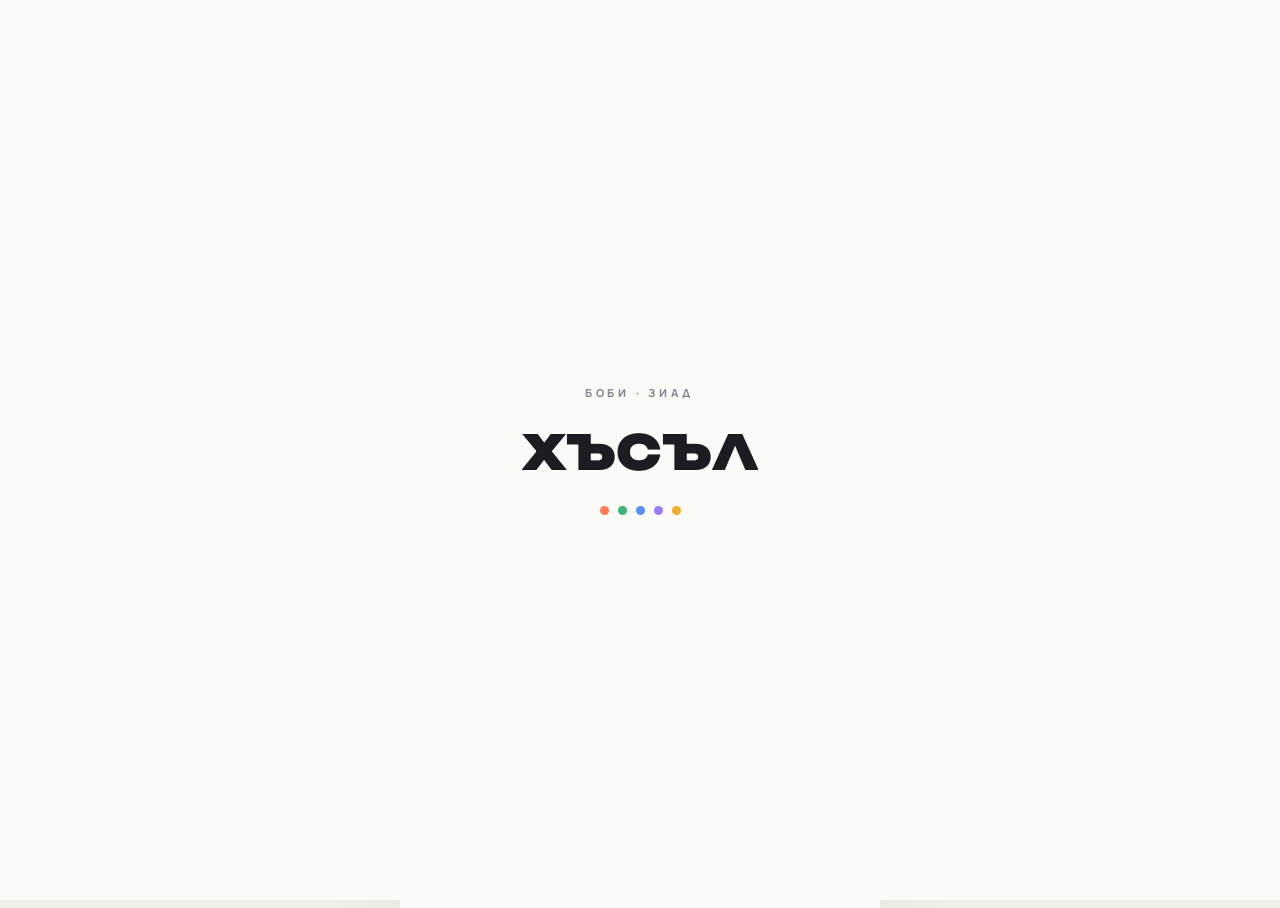
<file: bio/index.html>
<!doctype html>
<html lang="bg">
<head>
<meta charset="utf-8" />
<meta name="viewport" content="width=device-width,initial-scale=1,viewport-fit=cover" />
<meta name="theme-color" content="#fafaf7" />
<meta name="apple-mobile-web-app-capable" content="yes" />
<meta name="apple-mobile-web-app-status-bar-style" content="default" />
<meta name="apple-mobile-web-app-title" content="ХЪСЪЛ" />
<meta name="description" content="Боби-Зиад Хъсъл — тренировки, храна, книги, системи и навици. Дисциплина без извинения." />
<link rel="manifest" href="manifest.webmanifest" />
<link rel="icon" href="icons/icon.svg" type="image/svg+xml" />
<link rel="apple-touch-icon" href="icons/icon-192.png" />
<title>Боби-Зиад Хъсъл</title>
<link rel="preconnect" href="https://fonts.googleapis.com" />
<link rel="preconnect" href="https://fonts.gstatic.com" crossorigin />
<link rel="stylesheet" href="https://fonts.googleapis.com/css2?family=Unbounded:wght@500;700;900&family=Manrope:wght@400;500;700;800&display=swap" />
<style>
  :root{
    --bg:#fafaf7; --card:#ffffff; --ink:#1b1d22; --muted:#878c94;
    --line:rgba(27,29,34,.07);
    --r:28px;
    --shadow:0 10px 30px rgba(27,29,34,.06),0 2px 8px rgba(27,29,34,.04);
    --ease:cubic-bezier(.22,.9,.26,1);
    /* category accents — светли, ненатрапчиви */
    --c1:#ff7a59; --t1:#fff3ee;
    --c2:#3fb377; --t2:#edf8f1;
    --c3:#5b8def; --t3:#eef3fe;
    --c4:#9b7bf3; --t4:#f4f0fe;
    --c5:#efad33; --t5:#fdf5e6;
  }
  *{box-sizing:border-box;-webkit-tap-highlight-color:transparent}
  html{overscroll-behavior:none;background:var(--bg)}
  body{
    margin:0;min-height:100dvh;color:var(--ink);background:var(--bg);
    font-family:"Manrope",-apple-system,BlinkMacSystemFont,"Segoe UI",sans-serif;
    -webkit-font-smoothing:antialiased;overflow-x:hidden;
  }
  .display{font-family:"Unbounded","Manrope",sans-serif}
  button{font:inherit;color:inherit;border:0;background:none;padding:0;cursor:pointer}

  /* ---------- фонови washes — едва доловими ---------- */
  .wash{position:fixed;inset:0;pointer-events:none;z-index:0;
    background:
      radial-gradient(560px 400px at 108% -6%, rgba(255,122,89,.07), transparent 62%),
      radial-gradient(520px 420px at -12% 32%, rgba(91,141,239,.06), transparent 60%),
      radial-gradient(600px 460px at 112% 88%, rgba(155,123,243,.06), transparent 62%);
  }

  /* ---------- loading ---------- */
  #loader{position:fixed;inset:0;z-index:100;background:var(--bg);display:flex;flex-direction:column;
    align-items:center;justify-content:center;gap:26px;transition:opacity .5s var(--ease),visibility .5s}
  #loader.done{opacity:0;visibility:hidden}
  .loader-eyebrow{font-size:11px;font-weight:800;letter-spacing:.34em;color:var(--muted);text-transform:uppercase;
    opacity:0;animation:fadeUp .7s var(--ease) .15s forwards}
  .loader-word{display:flex;overflow:hidden;font-size:clamp(34px,11vw,48px);font-weight:900;letter-spacing:0;line-height:1.12}
  .loader-word span{display:inline-block;transform:translateY(110%);animation:reveal .8s var(--ease) forwards}
  .loader-word span:nth-child(1){animation-delay:.05s}
  .loader-word span:nth-child(2){animation-delay:.11s}
  .loader-word span:nth-child(3){animation-delay:.17s}
  .loader-word span:nth-child(4){animation-delay:.23s}
  .loader-word span:nth-child(5){animation-delay:.29s}
  @keyframes reveal{to{transform:translateY(0)}}
  @keyframes fadeUp{from{opacity:0;transform:translateY(8px)}to{opacity:1;transform:none}}
  .loader-dots{display:flex;gap:9px;opacity:0;animation:fadeUp .6s var(--ease) .4s forwards}
  .loader-dots i{width:9px;height:9px;border-radius:50%;animation:pulse 1s ease-in-out infinite}
  .loader-dots i:nth-child(1){background:var(--c1)}
  .loader-dots i:nth-child(2){background:var(--c2);animation-delay:.12s}
  .loader-dots i:nth-child(3){background:var(--c3);animation-delay:.24s}
  .loader-dots i:nth-child(4){background:var(--c4);animation-delay:.36s}
  .loader-dots i:nth-child(5){background:var(--c5);animation-delay:.48s}
  @keyframes pulse{0%,100%{transform:translateY(0);opacity:.45}50%{transform:translateY(-6px);opacity:1}}

  /* ---------- обвивка ---------- */
  .app{position:relative;z-index:1;width:min(100%,480px);margin:0 auto;min-height:100dvh;
    padding:max(20px,env(safe-area-inset-top)) 18px calc(34px + env(safe-area-inset-bottom))}

  /* ---------- хедър ---------- */
  .topbar{display:flex;align-items:center;gap:11px;padding:2px 4px 0}
  .mark{width:38px;height:38px;border-radius:13px;background:var(--ink);display:grid;place-items:center;
    transform:rotate(-6deg);box-shadow:0 8px 18px rgba(27,29,34,.18);flex:0 0 auto}
  .mark b{color:#fff;font-size:17px;font-weight:900;transform:rotate(6deg)}
  .brand-name{font-size:12.5px;font-weight:800;letter-spacing:.2em;text-transform:uppercase}
  .brand-sub{font-size:10.5px;font-weight:600;letter-spacing:.06em;color:var(--muted);margin-top:2px}

  /* ---------- херо ---------- */
  .hero{padding:30px 4px 22px}
  .hero .eyebrow{font-size:10.5px;font-weight:800;letter-spacing:.3em;text-transform:uppercase;color:var(--muted)}
  .hero h1{margin:12px 0 0;font-size:clamp(24px,7.4vw,31px);font-weight:900;line-height:1.18;letter-spacing:-.01em}
  .hero h1 em{font-style:normal;background:linear-gradient(100deg,var(--c1),var(--c5));
    -webkit-background-clip:text;background-clip:text;-webkit-text-fill-color:transparent}
  .hero p{margin:12px 0 0;color:var(--muted);font-size:13.5px;line-height:1.55;font-weight:500;max-width:30ch}

  /* ---------- bento ---------- */
  .bento{display:grid;grid-template-columns:1fr 1fr;grid-auto-rows:128px;gap:12px}
  .tile{position:relative;overflow:hidden;text-align:left;background:var(--card);border-radius:var(--r);
    border:1px solid var(--line);box-shadow:var(--shadow);padding:17px;
    display:flex;flex-direction:column;justify-content:flex-start;
    transition:transform .25s var(--ease),box-shadow .25s var(--ease)}
  .tile:active{transform:scale(.965)}
  .tile.tall{grid-row:span 2}
  .tile.wide{grid-column:span 2;flex-direction:row;align-items:center;justify-content:flex-start;gap:16px}
  .tile::before{content:"";position:absolute;inset:0;border-radius:inherit;pointer-events:none;
    background:radial-gradient(150% 110% at 88% 96%, var(--tint) 0%, transparent 58%)}
  .tile>span{position:relative;z-index:1}
  .tile .num{font-size:10px;font-weight:800;letter-spacing:.18em;color:var(--muted)}
  .tile h2{margin:7px 0 0;font-size:15.5px;font-weight:700;letter-spacing:0;position:relative;z-index:1}
  .tile.tall h2{font-size:17.5px}
  .tile small{display:block;margin-top:5px;font-size:10.5px;line-height:1.4;color:var(--muted);font-weight:600;position:relative;z-index:1;max-width:calc(100% - 46px)}
  .tile.tall small{max-width:88%}
  .tile .fig{position:absolute;right:-4px;bottom:-10px;width:80px;height:80px;pointer-events:none;
    filter:drop-shadow(0 10px 14px var(--fig-shadow,rgba(27,29,34,.16)))}
  .tile.tall .fig{width:148px;height:148px;right:2px;bottom:12px}
  .tile.wide .fig{position:static;flex:0 0 74px;width:74px;height:74px}
  .tile .go{position:absolute;right:14px;top:14px;width:28px;height:28px;border-radius:50%;
    background:var(--ink);color:#fff;display:grid;place-items:center;z-index:1}
  .tile .go svg{width:13px;height:13px}
  .tile.wide .go{position:static;margin-left:auto;flex:0 0 28px}
  .tile.wide .txt{position:relative;z-index:1}
  .tile.wide h2{margin-top:4px}
  /* фигурите дишат леко */
  .fig{animation:float 5.2s ease-in-out infinite}
  .tile:nth-child(2) .fig{animation-delay:-1.3s}
  .tile:nth-child(3) .fig{animation-delay:-2.6s}
  .tile:nth-child(4) .fig{animation-delay:-3.4s}
  .tile:nth-child(5) .fig{animation-delay:-4.2s}
  @keyframes float{0%,100%{transform:translateY(0) rotate(0)}50%{transform:translateY(-5px) rotate(-1.6deg)}}

  /* вход на елементите */
  .stag{opacity:0;transform:translateY(16px);transition:opacity .6s var(--ease),transform .6s var(--ease)}
  body.ready .stag{opacity:1;transform:none}

  .foot{margin-top:26px;text-align:center;color:#b3b7bd;font-size:10.5px;font-weight:700;letter-spacing:.22em;text-transform:uppercase}

  /* ---------- екран на категория ---------- */
  .screen{position:fixed;inset:0;z-index:60;background:var(--bg);overflow-y:auto;-webkit-overflow-scrolling:touch;
    transform:translateY(4%);opacity:0;visibility:hidden;
    transition:transform .45s var(--ease),opacity .4s var(--ease),visibility .45s}
  .screen.open{transform:none;opacity:1;visibility:visible}
  .screen-in{width:min(100%,480px);margin:0 auto;min-height:100dvh;position:relative;
    padding:max(20px,env(safe-area-inset-top)) 22px calc(40px + env(safe-area-inset-bottom));
    display:flex;flex-direction:column}
  .screen-in::before{content:"";position:fixed;inset:0;pointer-events:none;
    background:radial-gradient(120% 55% at 50% -8%, var(--tint) 0%, transparent 68%)}
  .back{width:44px;height:44px;border-radius:50%;background:var(--card);border:1px solid var(--line);
    box-shadow:var(--shadow);display:grid;place-items:center;position:relative;z-index:2;
    transition:transform .2s var(--ease)}
  .back:active{transform:scale(.9)}
  .back svg{width:18px;height:18px}
  .cat-head{position:relative;z-index:1;text-align:center;padding:6px 0 8px}
  .cat-fig{width:min(52vw,208px);height:min(52vw,208px);margin:10px auto 4px;
    filter:drop-shadow(0 22px 26px var(--fig-shadow,rgba(27,29,34,.18)));animation:float 5.6s ease-in-out infinite}
  .cat-eyebrow{font-size:10.5px;font-weight:800;letter-spacing:.3em;text-transform:uppercase;color:var(--accent)}
  .cat-head h1{margin:10px 0 0;font-size:clamp(25px,8vw,33px);font-weight:900;letter-spacing:0;line-height:1.1}
  .cat-head p{margin:12px auto 0;color:var(--muted);font-size:13.5px;line-height:1.55;font-weight:500;max-width:32ch}
  .soon{position:relative;z-index:1;margin:26px 0 0;background:var(--card);border:1px solid var(--line);
    border-radius:var(--r);box-shadow:var(--shadow);padding:26px 22px;text-align:center}
  .soon .pill{display:inline-flex;align-items:center;gap:7px;background:var(--tint);color:var(--accent);
    font-size:10.5px;font-weight:800;letter-spacing:.14em;text-transform:uppercase;border-radius:999px;padding:8px 13px}
  .soon .pill i{width:7px;height:7px;border-radius:50%;background:var(--accent);animation:blink 1.6s ease-in-out infinite}
  @keyframes blink{0%,100%{opacity:.35}50%{opacity:1}}
  .soon h3{margin:15px 0 0;font-size:19px;font-weight:900;letter-spacing:-.01em}
  .soon p{margin:9px auto 0;color:var(--muted);font-size:13px;line-height:1.55;font-weight:500;max-width:30ch}
  .soon .bar{height:5px;border-radius:99px;background:var(--tint);margin:20px auto 0;max-width:220px;overflow:hidden}
  .soon .bar i{display:block;height:100%;width:34%;border-radius:99px;background:var(--accent);animation:slide 2.2s var(--ease) infinite}
  @keyframes slide{0%{transform:translateX(-110%)}60%,100%{transform:translateX(660%)}}
  .home-cta{margin:auto auto 0;padding-top:30px;position:relative;z-index:1}
  .home-cta button{display:inline-flex;align-items:center;gap:9px;background:var(--ink);color:#fff;
    border-radius:999px;padding:15px 24px;font-size:13px;font-weight:800;letter-spacing:.03em;
    box-shadow:0 14px 28px rgba(27,29,34,.22);transition:transform .2s var(--ease)}
  .home-cta button:active{transform:scale(.94)}
  /* вход на съдържанието в екрана */
  .screen .rise{opacity:0;transform:translateY(14px);transition:opacity .5s var(--ease),transform .5s var(--ease)}
  .screen.open .rise{opacity:1;transform:none}
  .screen.open .rise:nth-of-type(2){transition-delay:.06s}
  .screen.open .soon{transition-delay:.12s}
  .screen.open .home-cta{transition-delay:.18s}

  @media (prefers-reduced-motion:reduce){
    *,*::before,*::after{animation-duration:.01ms !important;animation-iteration-count:1 !important;transition-duration:.01ms !important}
  }
  @media(min-width:521px){
    body{background:#efefe9}
    .app{background:var(--bg);min-height:100dvh;box-shadow:0 0 80px rgba(27,29,34,.08)}
  }
</style>
</head>
<body>
<div class="wash" aria-hidden="true"></div>

<!-- loading -->
<div id="loader" aria-hidden="true">
  <div class="loader-eyebrow">Боби · Зиад</div>
  <div class="loader-word display"><span>Х</span><span>Ъ</span><span>С</span><span>Ъ</span><span>Л</span></div>
  <div class="loader-dots"><i></i><i></i><i></i><i></i><i></i></div>
</div>

<!-- clay фигури -->
<svg width="0" height="0" style="position:absolute" aria-hidden="true">
  <defs>
    <!-- Тренировки: дъмбел -->
    <linearGradient id="g1a" x1="0" y1="0" x2="1" y2="1">
      <stop offset="0" stop-color="#ffb59d"/><stop offset="1" stop-color="#ff6a45"/>
    </linearGradient>
    <linearGradient id="g1b" x1="0" y1="0" x2="1" y2="1">
      <stop offset="0" stop-color="#ff8d6b"/><stop offset="1" stop-color="#e8501f"/>
    </linearGradient>
    <symbol id="fig-trenirovki" viewBox="0 0 200 200">
      <g transform="rotate(-28 100 100)">
        <rect x="52" y="88" width="96" height="24" rx="12" fill="url(#g1b)"/>
        <rect x="20" y="62" width="34" height="76" rx="17" fill="url(#g1a)"/>
        <rect x="146" y="62" width="34" height="76" rx="17" fill="url(#g1a)"/>
        <rect x="4" y="76" width="18" height="48" rx="9" fill="url(#g1b)"/>
        <rect x="178" y="76" width="18" height="48" rx="9" fill="url(#g1b)"/>
        <ellipse cx="32" cy="76" rx="9" ry="5" fill="#fff" opacity=".5" transform="rotate(-18 32 76)"/>
        <ellipse cx="158" cy="76" rx="9" ry="5" fill="#fff" opacity=".5" transform="rotate(-18 158 76)"/>
        <ellipse cx="82" cy="94" rx="14" ry="4" fill="#fff" opacity=".38"/>
      </g>
    </symbol>

    <!-- Храна: ябълка -->
    <radialGradient id="g2a" cx=".34" cy=".28" r="1">
      <stop offset="0" stop-color="#9fe3bf"/><stop offset="1" stop-color="#2ea065"/>
    </radialGradient>
    <linearGradient id="g2b" x1="0" y1="0" x2="1" y2="1">
      <stop offset="0" stop-color="#7ed6a4"/><stop offset="1" stop-color="#37a86b"/>
    </linearGradient>
    <symbol id="fig-hrana" viewBox="0 0 200 200">
      <path d="M100 62 C130 40 176 56 176 106 C176 150 142 178 100 178 C58 178 24 150 24 106 C24 56 70 40 100 62 Z" fill="url(#g2a)"/>
      <path d="M100 66 C96 46 100 32 112 22" fill="none" stroke="#8a6b4f" stroke-width="9" stroke-linecap="round"/>
      <path d="M112 40 C112 22 132 12 152 18 C150 38 132 50 112 40 Z" fill="url(#g2b)"/>
      <ellipse cx="66" cy="92" rx="17" ry="10" fill="#fff" opacity=".45" transform="rotate(-24 66 92)"/>
    </symbol>

    <!-- Книги: книга -->
    <linearGradient id="g3a" x1="0" y1="0" x2="1" y2="1">
      <stop offset="0" stop-color="#9dbcf9"/><stop offset="1" stop-color="#4374e0"/>
    </linearGradient>
    <linearGradient id="g3b" x1="0" y1="0" x2="0" y2="1">
      <stop offset="0" stop-color="#6f9af3"/><stop offset="1" stop-color="#3b64c9"/>
    </linearGradient>
    <symbol id="fig-knigi" viewBox="0 0 200 200">
      <g transform="rotate(-9 100 100)">
        <rect x="36" y="42" width="128" height="120" rx="17" fill="url(#g3b)"/>
        <rect x="36" y="42" width="20" height="120" rx="10" fill="#33509c"/>
        <rect x="52" y="52" width="104" height="100" rx="10" fill="#fdfdf9"/>
        <rect x="46" y="34" width="122" height="118" rx="16" fill="url(#g3a)"/>
        <rect x="120" y="34" width="20" height="46" rx="4" fill="#ffd66b"/>
        <path d="M120 80 L130 71 L140 80" fill="#ffd66b"/>
        <ellipse cx="76" cy="58" rx="18" ry="8" fill="#fff" opacity=".4" transform="rotate(-16 76 58)"/>
      </g>
    </symbol>

    <!-- Системи: слоеве -->
    <linearGradient id="g4a" x1="0" y1="0" x2="1" y2="1">
      <stop offset="0" stop-color="#c9b6fb"/><stop offset="1" stop-color="#8460ec"/>
    </linearGradient>
    <linearGradient id="g4b" x1="0" y1="0" x2="1" y2="1">
      <stop offset="0" stop-color="#b096f7"/><stop offset="1" stop-color="#6f48dd"/>
    </linearGradient>
    <symbol id="fig-sistemi" viewBox="0 0 200 200">
      <path d="M100 118 L170 148 L100 178 L30 148 Z" fill="#5a38c2"/>
      <path d="M100 88 L170 118 L100 148 L30 118 Z" fill="url(#g4b)"/>
      <path d="M100 56 L170 88 L100 120 L30 88 Z" fill="url(#g4a)"/>
      <path d="M100 24 L152 47 L100 70 L48 47 Z" fill="#e4d9fd"/>
      <ellipse cx="76" cy="76" rx="16" ry="7" fill="#fff" opacity=".5" transform="rotate(18 76 76)"/>
    </symbol>

    <!-- Навици: пръстен с топче -->
    <linearGradient id="g5a" x1="0" y1="0" x2="1" y2="1">
      <stop offset="0" stop-color="#fbd98b"/><stop offset="1" stop-color="#eb9c15"/>
    </linearGradient>
    <radialGradient id="g5b" cx=".35" cy=".3" r="1">
      <stop offset="0" stop-color="#ffe9b8"/><stop offset="1" stop-color="#f2ae2e"/>
    </radialGradient>
    <symbol id="fig-navitsi" viewBox="0 0 200 200">
      <g transform="rotate(-14 100 100)">
        <path d="M100 30 A70 70 0 1 1 40 65" fill="none" stroke="url(#g5a)" stroke-width="30" stroke-linecap="round"/>
        <circle cx="40" cy="63" r="26" fill="url(#g5b)"/>
        <ellipse cx="32" cy="54" rx="9" ry="6" fill="#fff" opacity=".6" transform="rotate(-20 32 54)"/>
        <ellipse cx="128" cy="34" rx="14" ry="6" fill="#fff" opacity=".45" transform="rotate(14 128 34)"/>
      </g>
    </symbol>
    <symbol id="i-arrow" viewBox="0 0 24 24"><path d="M5 12h14M13 6l6 6-6 6" fill="none" stroke="currentColor" stroke-width="2.4" stroke-linecap="round" stroke-linejoin="round"/></symbol>
    <symbol id="i-back" viewBox="0 0 24 24"><path d="M19 12H5M11 18l-6-6 6-6" fill="none" stroke="currentColor" stroke-width="2.4" stroke-linecap="round" stroke-linejoin="round"/></symbol>
  </defs>
</svg>

<div class="app" id="home">
  <header class="topbar stag">
    <div class="mark"><b>Х</b></div>
    <div>
      <div class="brand-name">Боби-Зиад Хъсъл</div>
      <div class="brand-sub">Дисциплина · Трансформация</div>
    </div>
  </header>

  <section class="hero stag" style="transition-delay:.06s">
    <div class="eyebrow">Личната система</div>
    <h1 class="display">Без извинения.<br>Само <em>работа</em>.</h1>
    <p>Пет области, които изграждат промяната. Избери откъде да започнеш.</p>
  </section>

  <nav class="bento" aria-label="Категории"></nav>

  <div class="foot stag" style="transition-delay:.5s">Хъсъл · всеки ден</div>
</div>

<div class="screen" id="screen">
  <div class="screen-in">
    <button class="back" id="backBtn" aria-label="Назад"><svg><use href="#i-back"/></svg></button>
    <div class="cat-head">
      <svg class="cat-fig rise" id="catFig"><use id="catUse" href="#fig-trenirovki"/></svg>
      <div class="rise">
        <div class="cat-eyebrow" id="catEyebrow">01 · Област</div>
        <h1 class="display" id="catTitle">Тренировки</h1>
        <p id="catDesc"></p>
      </div>
    </div>
    <div class="soon rise">
      <span class="pill"><i></i>В процес на изграждане</span>
      <h3>Съдържанието идва скоро</h3>
      <p id="catSoon">Работя по него в момента. Следи профила — тук ще се появи първо.</p>
      <div class="bar"><i></i></div>
    </div>
    <div class="home-cta rise">
      <button id="homeBtn"><svg width="15" height="15"><use href="#i-back"/></svg>Обратно към началото</button>
    </div>
  </div>
</div>

<script>
const CATS = [
  {slug:"trenirovki", name:"Тренировки", tag:"Сила и движение всеки ден", num:"01",
   accent:"var(--c1)", tint:"var(--t1)", shadow:"rgba(255,106,69,.35)", cls:"tall",
   desc:"Програми, техника и принципите, с които тялото се променя — без магии, с постоянство.",
   soon:"Подготвям тренировъчните програми и разбивки. Скоро са тук."},
  {slug:"hrana", name:"Храна", tag:"Гориво, не награда", num:"02",
   accent:"var(--c2)", tint:"var(--t2)", shadow:"rgba(46,160,101,.32)", cls:"",
   desc:"Как да ядеш просто, вкусно и по план — храненето, което поддържа трансформацията.",
   soon:"Хранителните планове и рецепти се подреждат. Идват скоро."},
  {slug:"knigi", name:"Книги", tag:"Умът също тренира", num:"03",
   accent:"var(--c3)", tint:"var(--t3)", shadow:"rgba(67,116,224,.32)", cls:"",
   desc:"Книгите, които изградиха начина ми на мислене — с най-важното от всяка.",
   soon:"Списъкът с книги и изводите от тях се пишат в момента."},
  {slug:"sistemi", name:"Системи", tag:"Средата побеждава мотивацията", num:"04",
   accent:"var(--c4)", tint:"var(--t4)", shadow:"rgba(132,96,236,.32)", cls:"",
   desc:"Процесите и структурата, които правят дисциплината автоматична — ден след ден.",
   soon:"Разписвам системите, които реално ползвам. Още малко търпение."},
  {slug:"navitsi", name:"Навици", tag:"Малките неща, повторени дълго", num:"05",
   accent:"var(--c5)", tint:"var(--t5)", shadow:"rgba(235,156,21,.35)", cls:"wide",
   desc:"Навиците, които държат всичко останало — как се изграждат и как не се изпускат.",
   soon:"Наръчникът по навици е в процес на писане. Скоро е тук."}
];

const bento = document.querySelector(".bento");
bento.innerHTML = CATS.map((c,i)=>`
  <button class="tile stag ${c.cls}" data-slug="${c.slug}"
    style="--tint:${c.tint};--fig-shadow:${c.shadow};transition-delay:${.12+i*.07}s">
    ${c.cls==="wide" ? `
      <svg class="fig"><use href="#fig-${c.slug}"/></svg>
      <span class="txt"><span class="num">${c.num}</span><h2 class="display">${c.name}</h2><small>${c.tag}</small></span>
      <span class="go"><svg><use href="#i-arrow"/></svg></span>
    ` : `
      <span><span class="num">${c.num}</span><h2 class="display">${c.name}</h2><small>${c.tag}</small></span>
      <svg class="fig"><use href="#fig-${c.slug}"/></svg>
      <span class="go"><svg><use href="#i-arrow"/></svg></span>
    `}
  </button>`).join("");

const screen = document.getElementById("screen");
const el = id => document.getElementById(id);

function openCat(slug, push=true){
  const c = CATS.find(x=>x.slug===slug);
  if(!c) return;
  screen.style.setProperty("--tint", c.tint);
  screen.style.setProperty("--accent", c.accent);
  screen.style.setProperty("--fig-shadow", c.shadow);
  el("catUse").setAttribute("href", "#fig-"+c.slug);
  el("catEyebrow").textContent = c.num+" · Област";
  el("catTitle").textContent = c.name;
  el("catDesc").textContent = c.desc;
  el("catSoon").textContent = c.soon;
  screen.scrollTop = 0;
  requestAnimationFrame(()=>screen.classList.add("open"));
  if(push && location.hash !== "#/"+slug) history.pushState(null,"","#/"+slug);
  document.title = c.name+" · Боби-Зиад Хъсъл";
}
function closeCat(push=true){
  screen.classList.remove("open");
  if(push && location.hash) history.pushState(null,"",location.pathname);
  document.title = "Боби-Зиад Хъсъл";
}
bento.addEventListener("click", e=>{
  const t = e.target.closest(".tile");
  if(t) openCat(t.dataset.slug);
});
el("backBtn").addEventListener("click", ()=>closeCat());
el("homeBtn").addEventListener("click", ()=>closeCat());
window.addEventListener("popstate", ()=>{
  const m = location.hash.match(/^#\/(.+)$/);
  m ? openCat(m[1], false) : closeCat(false);
});

/* loading */
const MIN = 1300;
const t0 = performance.now();
function ready(){
  const wait = Math.max(0, MIN - (performance.now()-t0));
  setTimeout(()=>{
    document.getElementById("loader").classList.add("done");
    document.body.classList.add("ready");
  }, wait);
}
(document.fonts && document.fonts.ready ? document.fonts.ready : Promise.resolve())
  .then(ready).catch(ready);
setTimeout(ready, 2600); /* предпазна мрежа при бавни шрифтове */

/* директен линк към категория */
const m = location.hash.match(/^#\/(.+)$/);
if(m) openCat(m[1], false);

if("serviceWorker" in navigator){
  addEventListener("load", ()=>navigator.serviceWorker.register("sw.js"));
}
</script>
</body>
</html>
</file>
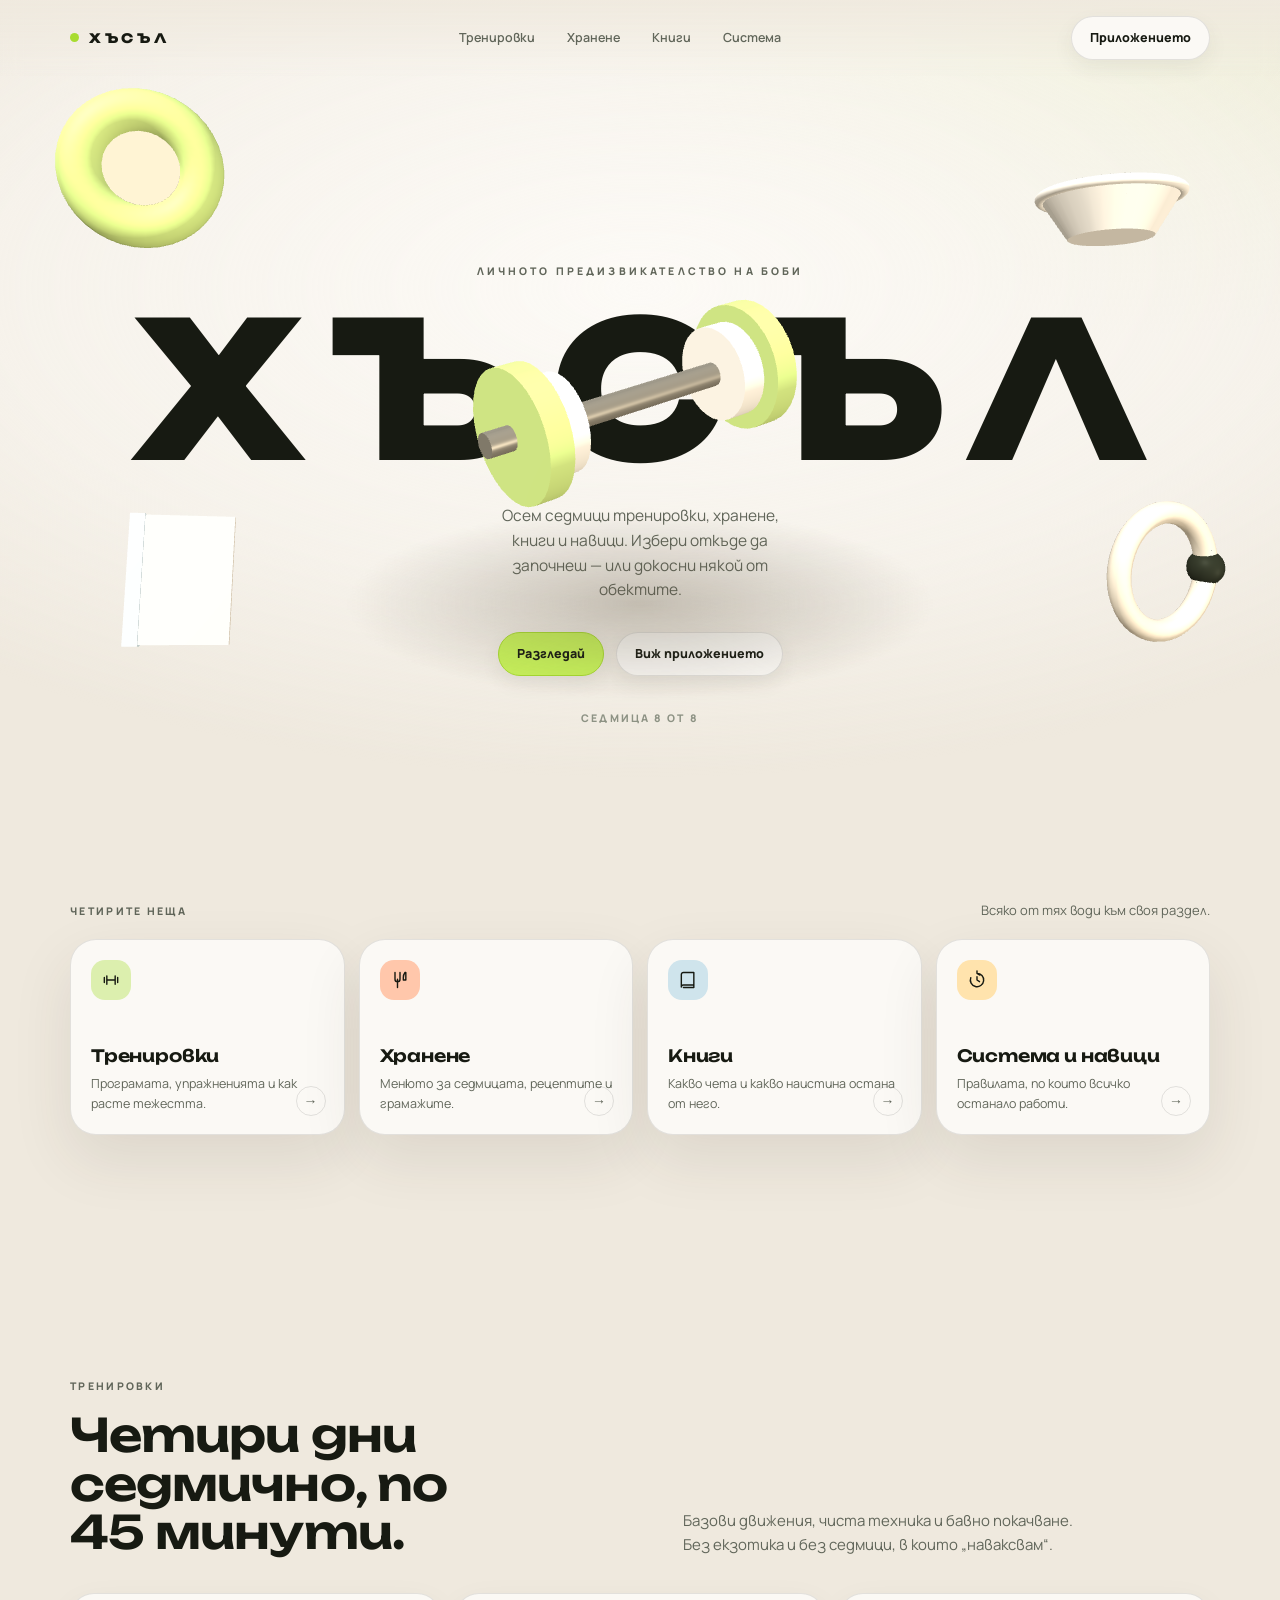
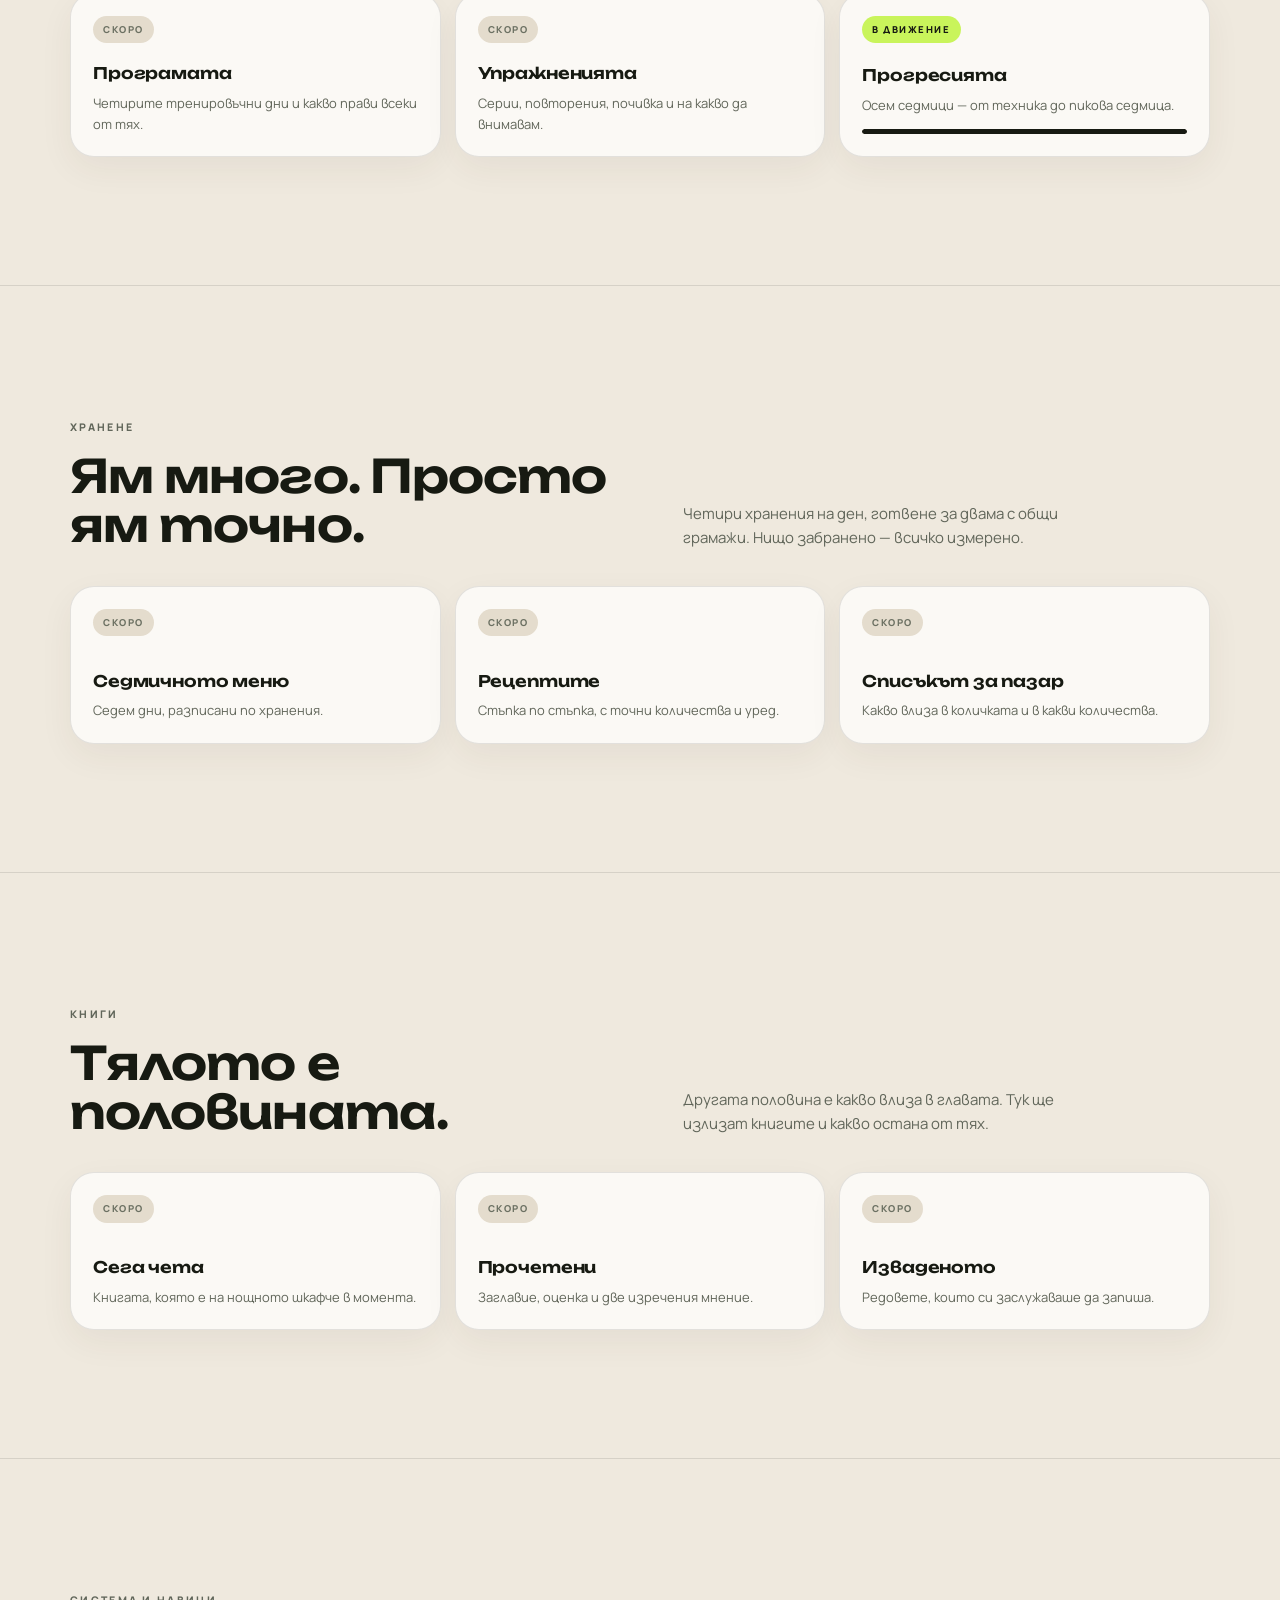
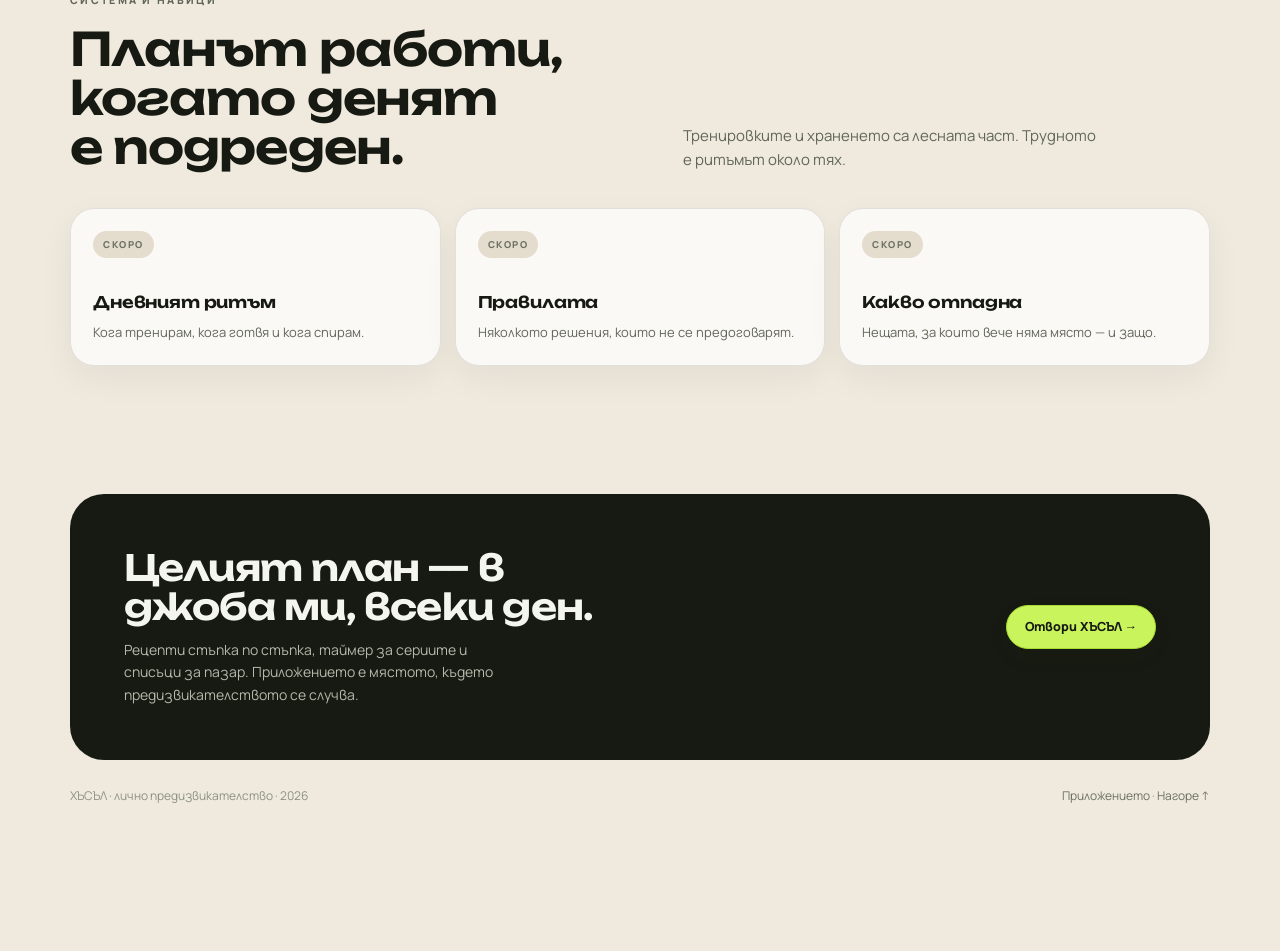
<file: story.html>
<!doctype html>
<html lang="bg">
<head>
<meta charset="utf-8" />
<meta name="viewport" content="width=device-width,initial-scale=1,viewport-fit=cover" />
<meta name="theme-color" content="#efe9de" />
<title>ХЪСЪЛ — предизвикателството</title>
<meta name="description" content="Тренировки, хранене, книги и навици — системата, по която живея осем седмици." />
<meta property="og:title" content="ХЪСЪЛ — предизвикателството" />
<meta property="og:description" content="Тренировки, хранене, книги и навици — системата, по която живея осем седмици." />
<meta property="og:type" content="website" />
<meta property="og:image" content="assets/food-hero.webp" />
<link rel="apple-touch-icon" href="assets/icon-192.png" />
<style>
/* Unbounded и Manrope (SIL Open Font License) — локални копия с кирилица,
   за да работи страницата и офлайн, без външен доставчик на шрифтове. */
@font-face{font-family:Unbounded;font-weight:600;font-display:swap;src:url(assets/fonts/unbounded-cyrillic-600-normal.woff2) format("woff2");unicode-range:U+0301,U+0400-045F,U+0490-0491,U+04B0-04B1,U+2116}
@font-face{font-family:Unbounded;font-weight:600;font-display:swap;src:url(assets/fonts/unbounded-latin-600-normal.woff2) format("woff2");unicode-range:U+0000-00FF,U+0131,U+0152-0153,U+02BB-02BC,U+02C6,U+02DA,U+02DC,U+0304,U+0308,U+0329,U+2000-206F,U+2074,U+20AC,U+2122,U+2191,U+2193,U+2212,U+2215,U+FEFF,U+FFFD}
@font-face{font-family:Unbounded;font-weight:800;font-display:swap;src:url(assets/fonts/unbounded-cyrillic-800-normal.woff2) format("woff2");unicode-range:U+0301,U+0400-045F,U+0490-0491,U+04B0-04B1,U+2116}
@font-face{font-family:Unbounded;font-weight:800;font-display:swap;src:url(assets/fonts/unbounded-latin-800-normal.woff2) format("woff2");unicode-range:U+0000-00FF,U+0131,U+0152-0153,U+02BB-02BC,U+02C6,U+02DA,U+02DC,U+0304,U+0308,U+0329,U+2000-206F,U+2074,U+20AC,U+2122,U+2191,U+2193,U+2212,U+2215,U+FEFF,U+FFFD}
@font-face{font-family:Manrope;font-weight:400;font-display:swap;src:url(assets/fonts/manrope-cyrillic-400-normal.woff2) format("woff2");unicode-range:U+0301,U+0400-045F,U+0490-0491,U+04B0-04B1,U+2116}
@font-face{font-family:Manrope;font-weight:400;font-display:swap;src:url(assets/fonts/manrope-latin-400-normal.woff2) format("woff2");unicode-range:U+0000-00FF,U+0131,U+0152-0153,U+02BB-02BC,U+02C6,U+02DA,U+02DC,U+0304,U+0308,U+0329,U+2000-206F,U+2074,U+20AC,U+2122,U+2191,U+2193,U+2212,U+2215,U+FEFF,U+FFFD}
@font-face{font-family:Manrope;font-weight:600;font-display:swap;src:url(assets/fonts/manrope-cyrillic-600-normal.woff2) format("woff2");unicode-range:U+0301,U+0400-045F,U+0490-0491,U+04B0-04B1,U+2116}
@font-face{font-family:Manrope;font-weight:600;font-display:swap;src:url(assets/fonts/manrope-latin-600-normal.woff2) format("woff2");unicode-range:U+0000-00FF,U+0131,U+0152-0153,U+02BB-02BC,U+02C6,U+02DA,U+02DC,U+0304,U+0308,U+0329,U+2000-206F,U+2074,U+20AC,U+2122,U+2191,U+2193,U+2212,U+2215,U+FEFF,U+FFFD}
@font-face{font-family:Manrope;font-weight:800;font-display:swap;src:url(assets/fonts/manrope-cyrillic-800-normal.woff2) format("woff2");unicode-range:U+0301,U+0400-045F,U+0490-0491,U+04B0-04B1,U+2116}
@font-face{font-family:Manrope;font-weight:800;font-display:swap;src:url(assets/fonts/manrope-latin-800-normal.woff2) format("woff2");unicode-range:U+0000-00FF,U+0131,U+0152-0153,U+02BB-02BC,U+02C6,U+02DA,U+02DC,U+0304,U+0308,U+0329,U+2000-206F,U+2074,U+20AC,U+2122,U+2191,U+2193,U+2212,U+2215,U+FEFF,U+FFFD}

:root{
  --sand:#efe9de;        /* фонът — топъл пясък */
  --sand-deep:#e4dccd;
  --card:#fbf9f5;
  --ink:#171a12;
  --ink-soft:#61665a;
  --line:rgba(23,26,18,.11);
  --lime:#c9f45b;
  --lime-deep:#a8dc30;
  --orange:#ff8452;
  --gold:#ffc54d;
  --sky:#afdceb;
  --shadow-soft:0 24px 60px rgba(60,52,38,.1);
  --shadow-lift:0 34px 80px rgba(60,52,38,.16);
  --display:"Unbounded","Manrope",-apple-system,BlinkMacSystemFont,"Segoe UI",sans-serif;
  --body:"Manrope",-apple-system,BlinkMacSystemFont,"Segoe UI",Roboto,sans-serif;
  --maxw:1140px;
}
*{box-sizing:border-box;-webkit-tap-highlight-color:transparent}
html{scroll-behavior:smooth;background:var(--sand)}
body{
  margin:0;background:var(--sand);color:var(--ink);font-family:var(--body);
  font-size:15px;line-height:1.6;overflow-x:hidden;-webkit-font-smoothing:antialiased;
}
@media (prefers-reduced-motion:reduce){html{scroll-behavior:auto}}
:focus-visible{outline:2px solid var(--ink);outline-offset:3px;border-radius:8px}

/* фонова 3D сцена */
#stage{position:fixed;inset:0;width:100%;height:100%;z-index:2;display:block;transition:opacity .5s}
#stage.away{opacity:0;pointer-events:none}
.glow{position:fixed;inset:0;z-index:0;pointer-events:none;
  background:radial-gradient(120% 80% at 50% 32%,#fcfaf6 0%,rgba(252,250,246,.55) 42%,rgba(252,250,246,0) 68%),
             radial-gradient(60% 45% at 88% 6%,rgba(201,244,91,.13),transparent 70%)}

.wrap{width:min(100% - 40px,var(--maxw));margin-inline:auto}

/* ── навигация ── */
.topbar{position:fixed;z-index:20;top:0;left:0;right:0;padding:16px 0;
  background:linear-gradient(rgba(239,233,222,.94),rgba(239,233,222,0));backdrop-filter:blur(10px)}
.topbar .wrap{display:flex;align-items:center;justify-content:space-between;gap:20px}
.logo{display:flex;align-items:center;gap:10px;text-decoration:none;color:var(--ink);
  font-family:var(--display);font-weight:800;font-size:13px;letter-spacing:.28em}
.logo i{width:9px;height:9px;border-radius:50%;background:var(--lime-deep);font-style:normal}
.menu{display:flex;gap:4px}
.menu a{color:var(--ink-soft);text-decoration:none;font-size:12.5px;font-weight:600;
  padding:9px 14px;border-radius:99px;transition:.22s}
.menu a:hover{color:var(--ink);background:rgba(255,255,255,.7)}
.pill{display:inline-flex;align-items:center;gap:8px;border:1px solid var(--line);background:var(--card);
  color:var(--ink);text-decoration:none;border-radius:99px;padding:11px 18px;font-size:12.5px;
  font-weight:700;box-shadow:0 8px 20px rgba(60,52,38,.07);transition:.22s;cursor:pointer}
.pill:hover{transform:translateY(-2px);box-shadow:var(--shadow-soft)}
.pill.solid{background:var(--ink);color:#f6f7f2;border-color:var(--ink)}
.pill.lime{background:var(--lime);border-color:var(--lime-deep)}
@media(max-width:900px){.menu{display:none}}

/* ── герой ── */
.hero{position:relative;z-index:1;min-height:100svh;display:grid;place-items:center;text-align:center;
  padding:120px 0 40px}
@media(max-width:820px){.hero{min-height:92svh;padding:150px 0 24px;align-items:start}}
.hero-inner{position:relative;width:100%}
.kicker{font-size:10.5px;font-weight:800;letter-spacing:.3em;text-transform:uppercase;color:var(--ink-soft)}
.wordmark{font-family:var(--display);font-weight:800;color:var(--ink);
  font-size:clamp(52px,15.5vw,190px);line-height:.92;letter-spacing:.14em;margin:22px 0 0;
  padding-left:.14em;text-wrap:balance}
.hero-sub{margin:26px auto 0;max-width:34ch;color:var(--ink-soft);font-size:15.5px;position:relative;z-index:6}
.hero-cta{margin-top:30px;display:flex;gap:12px;justify-content:center;flex-wrap:wrap;position:relative;z-index:6}
.hero-note{margin:34px 0 0;position:relative;z-index:6;
  font-size:10.5px;font-weight:700;letter-spacing:.2em;text-transform:uppercase;color:#8d9284}
@media (prefers-reduced-motion:no-preference){
  .fade-up{opacity:0;transform:translateY(14px);animation:up .9s cubic-bezier(.2,.75,.2,1) forwards}
  .d1{animation-delay:.05s}.d2{animation-delay:.18s}.d3{animation-delay:.32s}.d4{animation-delay:.46s}
  @keyframes up{to{opacity:1;transform:none}}
}

/* ── изборът на раздел ── */
.chooser{position:relative;z-index:5;padding:0 0 clamp(60px,9vw,110px)}
.chooser-head{display:flex;align-items:baseline;justify-content:space-between;gap:16px;
  margin-bottom:18px;flex-wrap:wrap}
.chooser-head p{margin:0;color:var(--ink-soft);font-size:13px}
.label{font-size:10.5px;font-weight:800;letter-spacing:.22em;text-transform:uppercase;color:var(--ink-soft)}
.tiles{display:grid;grid-template-columns:repeat(4,1fr);gap:14px}
.tile{position:relative;display:flex;flex-direction:column;justify-content:space-between;gap:34px;
  min-height:196px;padding:20px;border-radius:26px;border:1px solid var(--line);background:var(--card);
  color:var(--ink);text-decoration:none;box-shadow:var(--shadow-soft);overflow:hidden;transition:.3s}
.tile:hover{transform:translateY(-6px);box-shadow:var(--shadow-lift)}
.tile .dot{width:40px;height:40px;border-radius:14px;display:grid;place-items:center}
.tile .dot svg{width:20px;height:20px;stroke:var(--ink);stroke-width:1.7;fill:none;
  stroke-linecap:round;stroke-linejoin:round}
.tile h3{margin:0;font-family:var(--display);font-weight:600;font-size:17px;letter-spacing:-.01em;line-height:1.2}
.tile p{margin:7px 0 0;font-size:12.5px;color:var(--ink-soft)}
.tile .go{position:absolute;right:18px;bottom:18px;width:30px;height:30px;border-radius:50%;
  border:1px solid var(--line);display:grid;place-items:center;font-size:14px;color:var(--ink-soft);transition:.25s}
.tile:hover .go{background:var(--ink);color:var(--card);border-color:var(--ink)}
@media(max-width:860px){.tiles{grid-template-columns:repeat(2,1fr)}}
@media(max-width:460px){.tiles{grid-template-columns:1fr}.tile{min-height:auto;gap:22px}}

/* ── секции ── */
.section{position:relative;z-index:5;padding:clamp(66px,10vw,130px) 0;scroll-margin-top:78px}
.section+.section{border-top:1px solid var(--line)}
.section-head{display:grid;grid-template-columns:minmax(0,1fr) minmax(0,.9fr);gap:28px;align-items:end}
.section-head h2{margin:14px 0 0;font-family:var(--display);font-weight:600;
  font-size:clamp(28px,4.4vw,46px);letter-spacing:-.02em;line-height:1.06;text-wrap:balance}
.section-head p{margin:0;color:var(--ink-soft);font-size:15px;max-width:46ch}
@media(max-width:820px){.section-head{grid-template-columns:1fr;gap:16px;align-items:start}}
.cards{display:grid;grid-template-columns:repeat(3,1fr);gap:14px;margin-top:36px}
@media(max-width:820px){.cards{grid-template-columns:1fr}}
.card{border:1px solid var(--line);border-radius:24px;background:var(--card);padding:22px;
  min-height:158px;display:flex;flex-direction:column;justify-content:space-between;gap:18px;
  box-shadow:0 12px 34px rgba(60,52,38,.06)}
.card h3{margin:0;font-family:var(--display);font-weight:600;font-size:16px;letter-spacing:-.01em}
.card p{margin:6px 0 0;font-size:13px;color:var(--ink-soft)}
.chip{align-self:flex-start;font-size:9.5px;font-weight:800;letter-spacing:.16em;text-transform:uppercase;
  border-radius:99px;padding:6px 10px;background:var(--sand-deep);color:#6b7062}
.chip.now{background:var(--lime);color:var(--ink)}
.rail{height:5px;border-radius:99px;background:var(--sand-deep);overflow:hidden}
.rail i{display:block;height:100%;border-radius:99px;background:var(--ink)}

/* ── финал ── */
.closing{position:relative;z-index:5;padding:0 0 clamp(60px,8vw,100px)}
.closing-box{border-radius:34px;padding:clamp(28px,5vw,54px);background:var(--ink);color:#f4f5ef;
  display:grid;grid-template-columns:minmax(0,1.3fr) minmax(0,1fr);gap:26px;align-items:center}
.closing-box h2{margin:0;font-family:var(--display);font-weight:600;font-size:clamp(24px,3.6vw,36px);
  letter-spacing:-.02em;line-height:1.1;text-wrap:balance}
.closing-box p{margin:12px 0 0;color:#b4b9ab;font-size:14px;max-width:44ch}
.closing-box .pill{justify-self:end}
@media(max-width:820px){.closing-box{grid-template-columns:1fr}.closing-box .pill{justify-self:start}}
footer{position:relative;z-index:5;padding:26px 0 46px;color:#8d9284;font-size:12px;
  display:flex;flex-wrap:wrap;gap:10px;justify-content:space-between}
footer a{color:#6b7062;text-decoration:none}
footer a:hover{color:var(--ink)}

.reveal{opacity:0;transform:translateY(20px);transition:opacity .8s cubic-bezier(.2,.7,.2,1),transform .8s cubic-bezier(.2,.7,.2,1)}
.reveal.in{opacity:1;transform:none}
@media (prefers-reduced-motion:reduce){.reveal{opacity:1;transform:none;transition:none}}
</style>
</head>
<body>

<div class="glow" aria-hidden="true"></div>
<canvas id="stage" aria-hidden="true"></canvas>

<header class="topbar">
  <div class="wrap">
    <a class="logo" href="#top"><i></i>ХЪСЪЛ</a>
    <nav class="menu">
      <a href="#training">Тренировки</a>
      <a href="#food">Хранене</a>
      <a href="#books">Книги</a>
      <a href="#system">Система</a>
    </nav>
    <a class="pill" href="index.html">Приложението</a>
  </div>
</header>

<main id="top">

  <section class="hero">
    <div class="wrap hero-inner">
      <p class="kicker fade-up d1">Личното предизвикателство на Боби</p>
      <h1 class="wordmark fade-up d2">ХЪСЪЛ</h1>
      <p class="hero-sub fade-up d3">Осем седмици тренировки, хранене, книги и навици.
        Избери откъде да започнеш — или докосни някой от обектите.</p>
      <div class="hero-cta fade-up d4">
        <a class="pill lime" href="#training">Разгледай</a>
        <a class="pill" href="index.html">Виж приложението</a>
      </div>
      <p class="hero-note fade-up d4" id="heroNote">Седмица — от 8</p>
    </div>
  </section>

  <section class="chooser">
    <div class="wrap">
      <div class="chooser-head reveal">
        <span class="label">Четирите неща</span>
        <p>Всяко от тях води към своя раздел.</p>
      </div>
      <div class="tiles">
        <a class="tile reveal" href="#training">
          <span class="dot" style="background:#dcefae">
            <svg viewBox="0 0 24 24"><path d="M4 9v6M7 7v10M17 7v10M20 9v6M7 12h10"/></svg>
          </span>
          <span><h3>Тренировки</h3><p>Програмата, упражненията и как расте тежестта.</p></span>
          <span class="go" aria-hidden="true">→</span>
        </a>
        <a class="tile reveal" href="#food">
          <span class="dot" style="background:#ffc7ab">
            <svg viewBox="0 0 24 24"><path d="M6 3v8a3 3 0 0 0 6 0V3M9 11v10M18 3c-1.5 2-2 4-2 6v3h3V3z"/></svg>
          </span>
          <span><h3>Хранене</h3><p>Менюто за седмицата, рецептите и грамажите.</p></span>
          <span class="go" aria-hidden="true">→</span>
        </a>
        <a class="tile reveal" href="#books">
          <span class="dot" style="background:#cfe4ec">
            <svg viewBox="0 0 24 24"><path d="M4 5.5A2.5 2.5 0 0 1 6.5 3H19v15H6.5A2.5 2.5 0 0 0 4 20.5zM19 18v3H6.5"/></svg>
          </span>
          <span><h3>Книги</h3><p>Какво чета и какво наистина остана от него.</p></span>
          <span class="go" aria-hidden="true">→</span>
        </a>
        <a class="tile reveal" href="#system">
          <span class="dot" style="background:#ffe3ad">
            <svg viewBox="0 0 24 24"><path d="M12 4a8 8 0 1 1-7.5 5.2M12 4V1M12 4l3 2M12 8v4l3 2"/></svg>
          </span>
          <span><h3>Система и навици</h3><p>Правилата, по които всичко останало работи.</p></span>
          <span class="go" aria-hidden="true">→</span>
        </a>
      </div>
    </div>
  </section>

  <section class="section" id="training">
    <div class="wrap">
      <div class="section-head reveal">
        <div><span class="label">Тренировки</span><h2>Четири дни седмично, по 45 минути.</h2></div>
        <p>Базови движения, чиста техника и бавно покачване. Без екзотика и без седмици, в които „наваксвам“.</p>
      </div>
      <div class="cards">
        <article class="card reveal"><span class="chip">Скоро</span>
          <div><h3>Програмата</h3><p>Четирите тренировъчни дни и какво прави всеки от тях.</p></div></article>
        <article class="card reveal"><span class="chip">Скоро</span>
          <div><h3>Упражненията</h3><p>Серии, повторения, почивка и на какво да внимавам.</p></div></article>
        <article class="card reveal"><span class="chip now">В движение</span>
          <div><h3>Прогресията</h3><p>Осем седмици — от техника до пикова седмица.</p>
          <div class="rail" style="margin-top:14px"><i id="progressRail" style="width:0"></i></div></div></article>
      </div>
    </div>
  </section>

  <section class="section" id="food">
    <div class="wrap">
      <div class="section-head reveal">
        <div><span class="label">Хранене</span><h2>Ям много. Просто ям точно.</h2></div>
        <p>Четири хранения на ден, готвене за двама с общи грамажи. Нищо забранено — всичко измерено.</p>
      </div>
      <div class="cards">
        <article class="card reveal"><span class="chip">Скоро</span>
          <div><h3>Седмичното меню</h3><p>Седем дни, разписани по хранения.</p></div></article>
        <article class="card reveal"><span class="chip">Скоро</span>
          <div><h3>Рецептите</h3><p>Стъпка по стъпка, с точни количества и уред.</p></div></article>
        <article class="card reveal"><span class="chip">Скоро</span>
          <div><h3>Списъкът за пазар</h3><p>Какво влиза в количката и в какви количества.</p></div></article>
      </div>
    </div>
  </section>

  <section class="section" id="books">
    <div class="wrap">
      <div class="section-head reveal">
        <div><span class="label">Книги</span><h2>Тялото е половината.</h2></div>
        <p>Другата половина е какво влиза в главата. Тук ще излизат книгите и какво остана от тях.</p>
      </div>
      <div class="cards">
        <article class="card reveal"><span class="chip">Скоро</span>
          <div><h3>Сега чета</h3><p>Книгата, която е на нощното шкафче в момента.</p></div></article>
        <article class="card reveal"><span class="chip">Скоро</span>
          <div><h3>Прочетени</h3><p>Заглавие, оценка и две изречения мнение.</p></div></article>
        <article class="card reveal"><span class="chip">Скоро</span>
          <div><h3>Изваденото</h3><p>Редовете, които си заслужаваше да запиша.</p></div></article>
      </div>
    </div>
  </section>

  <section class="section" id="system">
    <div class="wrap">
      <div class="section-head reveal">
        <div><span class="label">Система и навици</span><h2>Планът работи, когато денят е подреден.</h2></div>
        <p>Тренировките и храненето са лесната част. Трудното е ритъмът около тях.</p>
      </div>
      <div class="cards">
        <article class="card reveal"><span class="chip">Скоро</span>
          <div><h3>Дневният ритъм</h3><p>Кога тренирам, кога готвя и кога спирам.</p></div></article>
        <article class="card reveal"><span class="chip">Скоро</span>
          <div><h3>Правилата</h3><p>Няколкото решения, които не се предоговарят.</p></div></article>
        <article class="card reveal"><span class="chip">Скоро</span>
          <div><h3>Какво отпадна</h3><p>Нещата, за които вече няма място — и защо.</p></div></article>
      </div>
    </div>
  </section>

  <section class="closing">
    <div class="wrap">
      <div class="closing-box reveal">
        <div>
          <h2>Целият план — в джоба ми, всеки ден.</h2>
          <p>Рецепти стъпка по стъпка, таймер за сериите и списъци за пазар. Приложението е мястото, където предизвикателството се случва.</p>
        </div>
        <a class="pill lime" href="index.html">Отвори ХЪСЪЛ →</a>
      </div>
      <footer>
        <span>ХЪСЪЛ · лично предизвикателство · <span id="year"></span></span>
        <span><a href="index.html">Приложението</a> · <a href="#top">Нагоре ↑</a></span>
      </footer>
    </div>
  </section>

</main>

<!-- Three.js r128 (MIT) — локално копие, за да работи и офлайн. Лиценз: vendor/THREE-LICENSE.txt -->
<script src="vendor/three.min.js"></script>
<script>
/* ── Датата на старта: оттук се смятат седмицата и прогресът ── */
const START = new Date('2026-08-02T12:00:00');
const week = Math.max(1, Math.min(8, Math.floor((new Date() - START) / 604800000) + 1));

document.querySelector('#heroNote').textContent = 'Седмица ' + week + ' от 8';
document.querySelector('#year').textContent = new Date().getFullYear();
document.querySelector('#progressRail').style.width = (week / 8 * 100) + '%';

/* ── Появяване при скрол ── */
const io = new IntersectionObserver(es => {
  es.forEach(e => { if (e.isIntersecting) { e.target.classList.add('in'); io.unobserve(e.target); } });
}, { threshold:.15, rootMargin:'0px 0px -60px 0px' });
document.querySelectorAll('.reveal').forEach(el => io.observe(el));

/* ═══════════════════════════════════════════════════════
   3D сцената: четири обекта плуват около центъра —
   по един за всеки раздел. Клик върху обект отвежда там.
   ═══════════════════════════════════════════════════════ */
(function () {
  const canvas = document.querySelector('#stage');
  const reduced = matchMedia('(prefers-reduced-motion: reduce)').matches;
  if (typeof THREE === 'undefined' || !window.WebGLRenderingContext) { canvas.style.display = 'none'; return; }

  let renderer;
  try {
    renderer = new THREE.WebGLRenderer({ canvas, antialias:true, alpha:true });
  } catch (e) { canvas.style.display = 'none'; return; }

  const INK = 0x2a2e22, CREAM = 0xf7f3ea, LIME = 0xcbe487, CLAY = 0xd99b74,
        SKY = 0xbcd4dd, SAND = 0xe3d9c6, STONE = 0xcfc8b6;

  const scene = new THREE.Scene();
  const camera = new THREE.PerspectiveCamera(42, innerWidth / innerHeight, 0.1, 100);
  camera.position.set(0, 0, 15);

  scene.add(new THREE.HemisphereLight(0xffffff, 0xded3c0, 0.8));
  const key = new THREE.DirectionalLight(0xffffff, 0.62); key.position.set(-5, 7, 9); scene.add(key);
  const fill = new THREE.DirectionalLight(0xfff1de, 0.35); fill.position.set(6, -3, 4); scene.add(fill);

  const matte = (color, rough) => new THREE.MeshStandardMaterial({ color, roughness: rough || 0.62, metalness: 0.06 });

  /* Централният обект — дъмбелът */
  const bell = new THREE.Group();
  const barMat = matte(0xc3bcaa, 0.4); barMat.metalness = 0.4;
  const shaft = new THREE.Mesh(new THREE.CylinderGeometry(0.16, 0.16, 4.6, 22), barMat);
  shaft.rotation.z = Math.PI / 2; bell.add(shaft);
  [[-1.78, 0.86, LIME], [-1.4, 0.64, CREAM], [1.4, 0.64, CREAM], [1.78, 0.86, LIME]].forEach(([x, r, c]) => {
    const plate = new THREE.Mesh(new THREE.CylinderGeometry(r, r, 0.34, 34), matte(c, 0.55));
    plate.rotation.z = Math.PI / 2; plate.position.x = x; bell.add(plate);
  });
  bell.rotation.set(0.3, 0.44, 0.1);
  let bellY = 0.6;            /* мястото на дъмбела — на тесен екран се вдига над текста */
  bell.position.y = bellY;
  scene.add(bell);

  /* Мека сянка под него */
  const shadowCanvas = document.createElement('canvas');
  shadowCanvas.width = shadowCanvas.height = 128;
  const sctx = shadowCanvas.getContext('2d');
  const grad = sctx.createRadialGradient(64, 64, 0, 64, 64, 64);
  grad.addColorStop(0, 'rgba(90,78,58,.34)'); grad.addColorStop(1, 'rgba(90,78,58,0)');
  sctx.fillStyle = grad; sctx.fillRect(0, 0, 128, 128);
  const contact = new THREE.Mesh(
    new THREE.PlaneGeometry(8, 2.6),
    new THREE.MeshBasicMaterial({ map: new THREE.CanvasTexture(shadowCanvas), transparent: true, depthWrite: false })
  );
  contact.position.set(0, -2.1, -1);
  scene.add(contact);

  /* Четирите раздела като обекти */
  function book() {
    const g = new THREE.Group();
    const body = new THREE.Mesh(new THREE.BoxGeometry(1.5, 2, 0.34), matte(SAND, 0.8));
    const spine = new THREE.Mesh(new THREE.BoxGeometry(0.22, 2.04, 0.38), matte(SKY, 0.65));
    spine.position.x = -0.68; g.add(body, spine);
    return g;
  }
  function plate() {
    const g = new THREE.Group();
    const bowl = new THREE.Mesh(new THREE.CylinderGeometry(0.98, 0.6, 0.62, 34), matte(CREAM, 0.78));
    const rim = new THREE.Mesh(new THREE.TorusGeometry(0.98, 0.075, 12, 40), matte(CREAM, 0.7));
    rim.rotation.x = Math.PI / 2; rim.position.y = 0.31;
    const food = new THREE.Mesh(new THREE.SphereGeometry(0.38, 20, 16), matte(CLAY, 0.7));
    food.position.y = 0.34; food.scale.y = 0.72;
    const food2 = new THREE.Mesh(new THREE.SphereGeometry(0.26, 18, 14), matte(SAND, 0.75));
    food2.position.set(0.42, 0.28, 0.2); food2.scale.y = 0.75;
    g.add(bowl, rim, food, food2); g.rotation.x = 0.62;
    return g;
  }
  function weight() {
    const g = new THREE.Group();
    const disc = new THREE.Mesh(new THREE.TorusGeometry(0.78, 0.3, 16, 40), matte(LIME, 0.6));
    const hub = new THREE.Mesh(new THREE.CylinderGeometry(0.5, 0.5, 0.26, 26), matte(STONE, 0.55));
    hub.rotation.x = Math.PI / 2; g.add(disc, hub);
    return g;
  }
  function loop() {
    const g = new THREE.Group();
    const ring = new THREE.Mesh(new THREE.TorusGeometry(0.85, 0.16, 14, 44), matte(SAND, 0.6));
    const bead = new THREE.Mesh(new THREE.SphereGeometry(0.26, 18, 14), matte(INK, 0.5));
    bead.position.set(0.85, 0, 0); g.add(ring, bead); g.rotation.x = 0.5;
    return g;
  }

  const SATS = [
    { make: weight, section: '#training', pos: [-5.9,  3.1, 1.2],  spin: 0.006 },
    { make: plate,  section: '#food',     pos: [ 6.0,  3.2, 0.4],  spin: 0.004 },
    { make: book,   section: '#books',    pos: [-6.1, -1.6, -0.6], spin: 0.005 },
    { make: loop,   section: '#system',   pos: [ 6.2, -1.8, 0.8],  spin: 0.007 }
  ];
  const sats = SATS.map((s, i) => {
    const g = s.make();
    g.position.set(...s.pos);
    g.userData = { section: s.section, base: g.position.clone(), spin: s.spin, phase: i * 1.7, scale: 1, target: 1 };
    scene.add(g);
    return g;
  });

  /* Размери — на тесен екран обектите се събират по-близо */
  let narrow = false;
  function resize() {
    const w = innerWidth, h = innerHeight;
    narrow = w < 820;
    renderer.setPixelRatio(Math.min(devicePixelRatio, 1.9));
    renderer.setSize(w, h, false);
    camera.aspect = w / h;
    camera.position.z = narrow ? 23 : 15;
    camera.updateProjectionMatrix();
    const k = narrow ? 0.5 : 0.85;
    bell.scale.setScalar(narrow ? 0.66 : 1);
    bellY = narrow ? 4.2 : 0.6;
    bell.position.y = bellY;
    contact.position.y = narrow ? 1.6 : -2.1;
    contact.scale.setScalar(narrow ? 0.7 : 1);
    sats.forEach((g, i) => {
      const p = SATS[i].pos;
      g.userData.base.set(p[0] * (narrow ? 0.5 : 1), p[1] * (narrow ? 1.9 : 1), p[2]);
      g.scale.setScalar(k);
      g.userData.scale = g.userData.target = k;
    });
  }
  resize();
  addEventListener('resize', resize);

  /* Мишка, клик и скрол */
  const pointer = new THREE.Vector2(-9, -9);
  const ray = new THREE.Raycaster();
  let mx = 0, my = 0, tmx = 0, tmy = 0, hovered = null;

  addEventListener('pointermove', e => {
    tmx = (e.clientX / innerWidth - 0.5) * 2;
    tmy = (e.clientY / innerHeight - 0.5) * 2;
    pointer.set(tmx, -tmy);
  }, { passive: true });

  canvas.addEventListener('click', () => { if (hovered) location.hash = hovered.userData.section; });

  addEventListener('scroll', () => {
    canvas.classList.toggle('away', scrollY > innerHeight * 0.72);
  }, { passive: true });

  let running = true;
  document.addEventListener('visibilitychange', () => {
    running = !document.hidden; if (running) requestAnimationFrame(frame);
  });

  const clock = new THREE.Clock();
  function frame() {
    if (!running) return;
    requestAnimationFrame(frame);
    const t = clock.getElapsedTime();

    mx += (tmx - mx) * 0.05;
    my += (tmy - my) * 0.05;
    camera.position.x = mx * 1.1;
    camera.position.y = -my * 0.8;
    camera.lookAt(0, 0, 0);

    if (!reduced) {
      bell.rotation.y += 0.0035;
      bell.position.y = bellY + Math.sin(t * 0.8) * 0.16;
      contact.material.opacity = 0.9 + Math.sin(t * 0.8) * 0.1;
      sats.forEach(g => {
        const u = g.userData;
        g.rotation.y += u.spin;
        g.rotation.x = Math.sin(t * 0.5 + u.phase) * 0.16;
        g.position.y = u.base.y + Math.sin(t * 0.75 + u.phase) * 0.34;
        g.position.x = u.base.x + Math.cos(t * 0.4 + u.phase) * 0.14;
        u.scale += (u.target - u.scale) * 0.12;
        g.scale.setScalar(u.scale);
      });
    }

    /* Кой обект е под курсора */
    if (!canvas.classList.contains('away')) {
      ray.setFromCamera(pointer, camera);
      const hit = ray.intersectObjects(sats, true)[0];
      let group = hit ? hit.object : null;
      while (group && !group.userData.section) group = group.parent;
      if (group !== hovered) {
        if (hovered) hovered.userData.target = narrow ? 0.5 : 0.85;
        hovered = group || null;
        if (hovered) hovered.userData.target = (narrow ? 0.5 : 0.85) * 1.14;
        canvas.style.cursor = hovered ? 'pointer' : 'default';
      }
    }

    renderer.render(scene, camera);
  }
  frame();
})();
</script>
</body>
</html>
</file>
